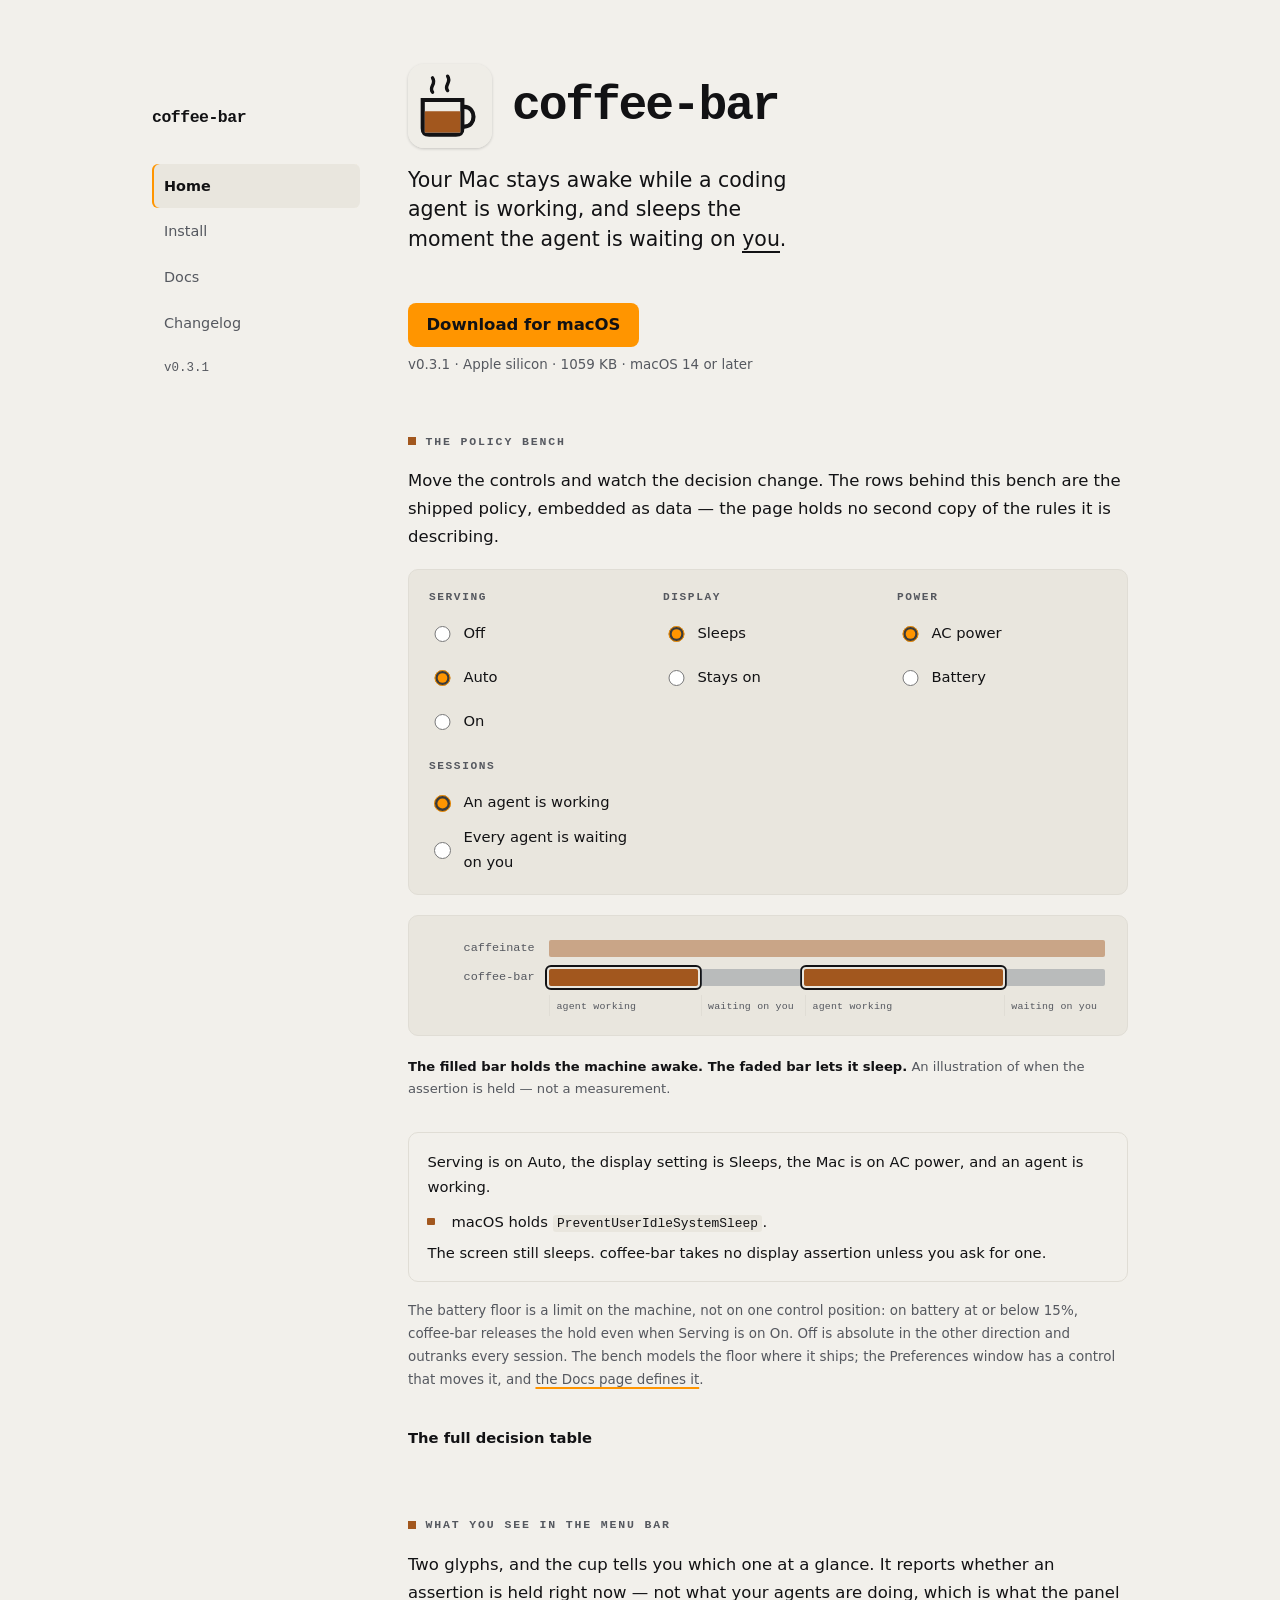
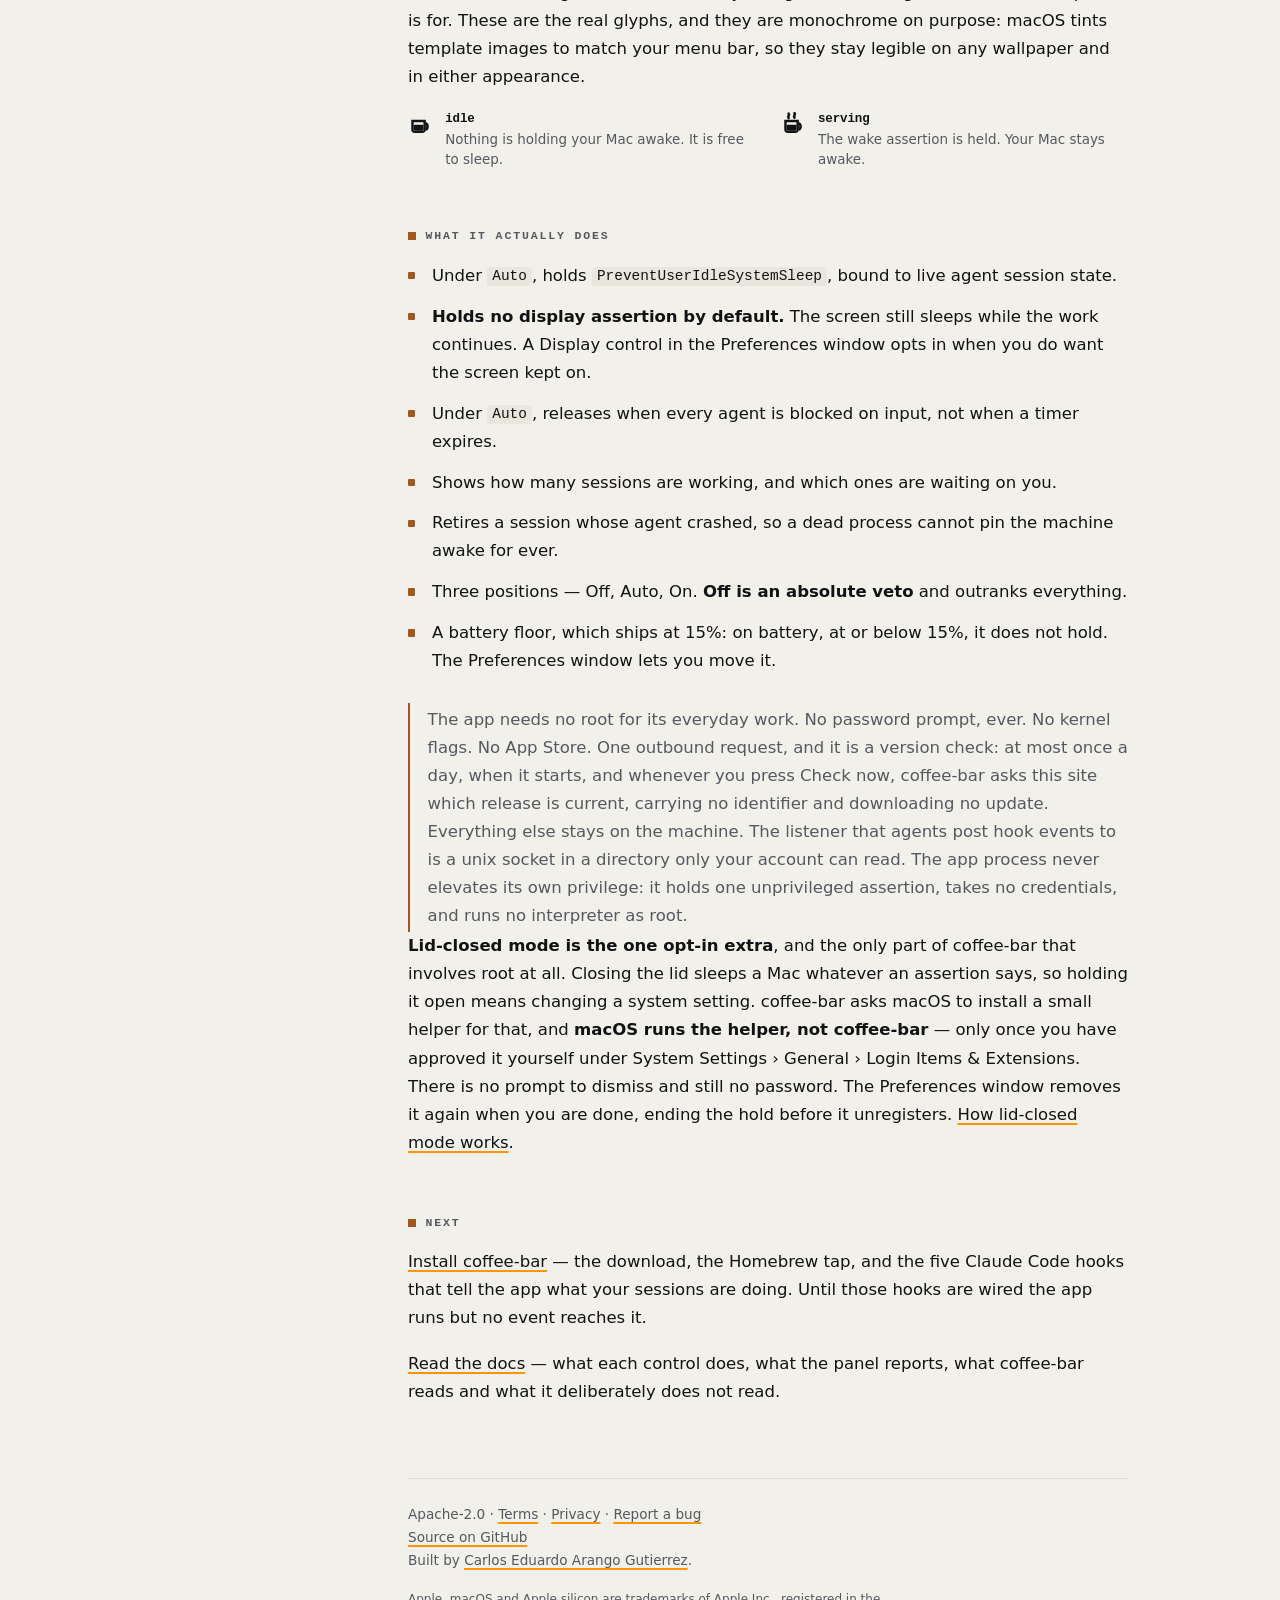
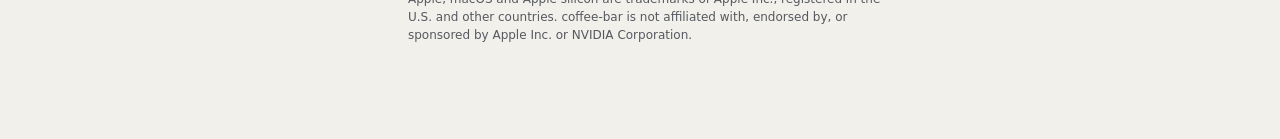
<file: site/index.html>
<!DOCTYPE html>
<!--
  Copyright 2026 Carlos Eduardo Arango Gutierrez
  SPDX-License-Identifier: Apache-2.0

  HONESTY CONSTRAINTS — binding. Carried forward from the single-page site and
  docs/ROADMAP.md. Read before editing a single claim on this page.

  1. No novelty claim in usage monitoring. CodexBar already occupies that space.
  2. Token accounting is M7 = v0.4. It does not exist. Do not imply it does.
  3. Do not advertise the "coffee-bar moved your control" panel disclosure as
     complete. The 2026-07-30 audit proved it is durable only when no agent is
     running, which is the opposite of when it matters.
  4. Every claim must be true of the SHIPPED build. If a claim stops being true,
     the claim is the thing to fix.
  5. The timeline is an ILLUSTRATION OF BEHAVIOUR, never a measurement. No
     battery percentage, duration or saving may appear until M6's measurement
     harness has produced one a user can reproduce.
  6. The binary is arm64 ONLY. Never write "Intel" or "universal".
  7. The DMG and the Homebrew tap both ship 0.3.1. The DMG is the signed and
     notarised one; a Homebrew build is compiled locally and only ad-hoc
     signed, and an ad-hoc bundle cannot register the privileged helper. When
     the two routes drift apart again, say which is which rather than implying
     they match.

  BRAND — assets/art/README.md is the source of truth.
  - TWO colours, two jobs. --state (#A2571E / #B8682A dark) is the liquid and
    means "held awake". --action (#FF9500 / #FF9F0A dark) is Apple systemOrange
    and means "interactive". Never swap their jobs. Never add a third.
  - Neither colour carries body text. Measured: --action on the light page
    background is 1.93:1 and genuinely fails; --state is 4.71 light and 4.57
    dark and would pass. Both stay out of body text anyway, so the rule is one
    line and not four exceptions. Ink ON --action is the safe inverse: 8.51
    light, 9.10 dark.
  - Menu-bar glyphs stay monochrome. Never ship a coloured variant.
  - The wordmark is always lowercase and always hyphenated. It is a command name.
  - No external requests: no web fonts, no analytics, no CDN.
  - Asset paths are RELATIVE. This is a project Pages site served from
    /coffee-bar/, so a leading slash resolves to the user root and 404s.
  - No Apple logo. Apple's guidelines forbid it for third-party promotion.

  THE POLICY BENCH — read this before touching it.

  The decision table below is DATA, not logic. `PowerBroker.decide` is the only
  copy of this policy that exists; `assets/bench.js` looks a row up and paints
  it, and computes exactly one thing — whether the battery reading is at or
  below the floor. A JavaScript port of the policy would drift from the Swift
  original with nothing to catch it.

  Two checks hold that seam, and they check different halves of it. A Swift
  guard proves these 24 rows equal `PowerBroker.decide`, so the TABLE cannot
  lie. `assets/bench.test.js` proves the module reads the table correctly, so
  the LOOKUP cannot lie. Neither one alone is enough.

  The same 24 rows also render as a real <table> inside the <details> element.
  That is deliberate and load-bearing: a visitor with JavaScript off reads the
  complete truth, and an answer engine reads facts rather than a script.
-->
<html lang="en">
<head>
<meta charset="utf-8">
<meta name="viewport" content="width=device-width, initial-scale=1">
<title>coffee-bar — your Mac sleeps while the agent waits on you</title>
<meta name="description" content="A macOS menu-bar app that keeps your Mac awake exactly while a coding agent is working, and lets it sleep the moment the agent is waiting on you. Screen off. No password, ever, and the app needs no root for its everyday work.">
<link rel="canonical" href="https://arangogutierrez.github.io/coffee-bar/">
<meta property="og:title" content="coffee-bar — your Mac sleeps while the agent waits on you">
<meta property="og:description" content="A macOS menu-bar app that keeps your Mac awake exactly while a coding agent is working, and lets it sleep the moment the agent is waiting on you. Screen off. No password, ever, and the app needs no root for its everyday work.">
<meta property="og:type" content="website">
<meta property="og:url" content="https://arangogutierrez.github.io/coffee-bar/">
<meta property="og:image" content="https://arangogutierrez.github.io/coffee-bar/social-preview-1280x640.png">
<meta name="twitter:card" content="summary_large_image">
<link rel="icon" href="favicon.svg" type="image/svg+xml">
<link rel="icon" href="favicon-32.png" sizes="32x32" type="image/png">
<link rel="icon" href="favicon-16.png" sizes="16x16" type="image/png">
<link rel="apple-touch-icon" href="apple-touch-icon-180.png">
<link rel="manifest" href="site.webmanifest">
<meta name="theme-color" content="#F2F0EB" media="(prefers-color-scheme: light)">
<meta name="theme-color" content="#101013" media="(prefers-color-scheme: dark)">
<link rel="stylesheet" href="assets/site.css">
</head>
<body>
<div class="shell">
<nav class="sidebar" aria-label="Site">
  <a class="sidebar-mark" href="index.html">coffee-bar</a>
  <ul>
    <li><a href="index.html" aria-current="page">Home</a></li>
    <li><a href="install.html">Install</a></li>
    <li><a href="docs.html">Docs</a></li>
    <li><a href="changelog.html">Changelog</a></li>
  </ul>
  <p class="sidebar-version"><a href="changelog.html">v0.3.1</a></p>
</nav>
<div class="wrap">
<!-- page content starts here -->

<header>
  <div class="hero">
    <picture>
      <source srcset="appicon-dark.svg" media="(prefers-color-scheme: dark)">
      <img class="appicon" src="appicon-light.svg" width="84" height="84"
           alt="The coffee-bar app icon: a filled coffee cup.">
    </picture>
    <h1>coffee-bar</h1>
  </div>
  <p class="tag">Your Mac stays awake while a coding agent is working, and sleeps the moment the agent is waiting on <em>you</em>.</p>
<a class="btn-download" href="https://github.com/ArangoGutierrez/coffee-bar/releases/download/v0.3.1/coffee-bar-0.3.1.dmg">Download for macOS</a>
<p class="dl-meta">v0.3.1 · Apple silicon · 1059&nbsp;KB · macOS 14 or later</p>
</header>

<section class="bench" id="bench" aria-labelledby="bench-heading">

<h2 class="eyebrow" id="bench-heading">The policy bench</h2>
<p>
Move the controls and watch the decision change. The rows behind this bench are
the shipped policy, embedded as data — the page holds no second copy of the
rules it is describing.
</p>

<form class="bench-controls" id="bench-controls" hidden>
  <fieldset>
    <legend>Serving</legend>
    <label class="bench-opt"><input type="radio" name="intent" value="stop"> Off</label>
    <label class="bench-opt"><input type="radio" name="intent" value="auto" checked> Auto</label>
    <label class="bench-opt"><input type="radio" name="intent" value="serve"> On</label>
  </fieldset>
  <fieldset>
    <legend>Display</legend>
    <label class="bench-opt"><input type="radio" name="display" value="off" checked> Sleeps</label>
    <label class="bench-opt"><input type="radio" name="display" value="on"> Stays on</label>
  </fieldset>
  <fieldset>
    <legend>Power</legend>
    <label class="bench-opt"><input type="radio" name="power" value="ac" checked> AC power</label>
    <label class="bench-opt"><input type="radio" name="power" value="battery"> Battery</label>
    <div class="bench-range" id="bench-range" hidden>
      <label for="bench-percent">Charge</label>
      <input type="range" id="bench-percent" name="percent" min="1" max="100" step="1" value="55">
      <output id="bench-percent-out" for="bench-percent"></output>
    </div>
  </fieldset>
  <fieldset>
    <legend>Sessions</legend>
    <label class="bench-opt"><input type="radio" name="sessions" value="working" checked> An agent is working</label>
    <label class="bench-opt"><input type="radio" name="sessions" value="waiting"> Every agent is waiting on you</label>
  </fieldset>
</form>

<figure class="figure" id="bench-figure" role="img"
        aria-label="Two timelines across one agent session. caffeinate holds the wake assertion unbroken through all four phases. coffee-bar holds it only through the two phases where the agent is working, and releases it while the agent waits on you.">
  <div class="row">
    <span class="track-label">caffeinate</span>
    <div class="track caffeinate" aria-hidden="true"><span class="seg" style="flex:11"></span></div>
  </div>
  <div class="row">
    <span class="track-label">coffee-bar</span>
    <div class="track coffeebar" id="bench-track" aria-hidden="true">
      <span class="seg work now" style="flex:3"></span>
      <span class="seg wait w1" style="flex:2"></span>
      <span class="seg work now" style="flex:4"></span>
      <span class="seg wait w2" style="flex:2"></span>
    </div>
  </div>
  <div class="axis" aria-hidden="true">
    <span></span>
    <div class="phases">
      <span class="phase" style="flex:3">agent working</span>
      <span class="phase" style="flex:2">waiting on you</span>
      <span class="phase" style="flex:4">agent working</span>
      <span class="phase" style="flex:2">waiting on you</span>
    </div>
  </div>
</figure>
<p class="caption">
  <b>The filled bar holds the machine awake. The faded bar lets it sleep.</b>
  An illustration of when the assertion is held — not a measurement.
</p>

<div class="bench-readout" id="bench-readout" role="status" aria-live="polite">
  <p id="bench-state">Serving is on Auto, the display setting is Sleeps, the Mac is on AC power, and an agent is working.</p>
  <ul class="bench-holds" id="bench-holds">
    <li>macOS holds <code>PreventUserIdleSystemSleep</code>.</li>
  </ul>
  <p id="bench-note">The screen still sleeps. coffee-bar takes no display assertion unless you ask for one.</p>
</div>

<p class="bench-floor">
The battery floor is a limit on the machine, not on one control position: on
battery at or below 15%, coffee-bar releases the hold even when Serving is on
On. Off is absolute in the other direction and outranks every session. The bench
models the floor where it ships; the Preferences window has a control that
moves it, and <a href="docs.html">the Docs page defines it</a>.
</p>

<details class="bench-table">
<summary>The full decision table</summary>
<div class="table-wrap">
<table>
<caption>The full decision table. Every combination of the four inputs, and what coffee-bar does with it. These 24 rows are the data the bench reads.</caption>
<thead>
<tr>
<th scope="col">Serving</th>
<th scope="col">Display</th>
<th scope="col">On battery at or below 15%</th>
<th scope="col">An agent is working</th>
<th scope="col">Holds the system awake</th>
<th scope="col">Holds the display awake</th>
<th scope="col">Held back by the battery floor</th>
</tr>
</thead>
<tbody>
<tr><td>Off</td><td>Sleeps</td><td>No</td><td>No</td><td>No</td><td>No</td><td>No</td></tr>
<tr><td>Off</td><td>Sleeps</td><td>No</td><td>Yes</td><td>No</td><td>No</td><td>No</td></tr>
<tr><td>Off</td><td>Sleeps</td><td>Yes</td><td>No</td><td>No</td><td>No</td><td>No</td></tr>
<tr><td>Off</td><td>Sleeps</td><td>Yes</td><td>Yes</td><td>No</td><td>No</td><td>No</td></tr>
<tr><td>Off</td><td>Stays on</td><td>No</td><td>No</td><td>No</td><td>No</td><td>No</td></tr>
<tr><td>Off</td><td>Stays on</td><td>No</td><td>Yes</td><td>No</td><td>No</td><td>No</td></tr>
<tr><td>Off</td><td>Stays on</td><td>Yes</td><td>No</td><td>No</td><td>No</td><td>No</td></tr>
<tr><td>Off</td><td>Stays on</td><td>Yes</td><td>Yes</td><td>No</td><td>No</td><td>No</td></tr>
<tr><td>Auto</td><td>Sleeps</td><td>No</td><td>No</td><td>No</td><td>No</td><td>No</td></tr>
<tr><td>Auto</td><td>Sleeps</td><td>No</td><td>Yes</td><td>Yes</td><td>No</td><td>No</td></tr>
<tr><td>Auto</td><td>Sleeps</td><td>Yes</td><td>No</td><td>No</td><td>No</td><td>No</td></tr>
<tr><td>Auto</td><td>Sleeps</td><td>Yes</td><td>Yes</td><td>No</td><td>No</td><td>Yes</td></tr>
<tr><td>Auto</td><td>Stays on</td><td>No</td><td>No</td><td>No</td><td>No</td><td>No</td></tr>
<tr><td>Auto</td><td>Stays on</td><td>No</td><td>Yes</td><td>Yes</td><td>Yes</td><td>No</td></tr>
<tr><td>Auto</td><td>Stays on</td><td>Yes</td><td>No</td><td>No</td><td>No</td><td>No</td></tr>
<tr><td>Auto</td><td>Stays on</td><td>Yes</td><td>Yes</td><td>No</td><td>No</td><td>Yes</td></tr>
<tr><td>On</td><td>Sleeps</td><td>No</td><td>No</td><td>Yes</td><td>No</td><td>No</td></tr>
<tr><td>On</td><td>Sleeps</td><td>No</td><td>Yes</td><td>Yes</td><td>No</td><td>No</td></tr>
<tr><td>On</td><td>Sleeps</td><td>Yes</td><td>No</td><td>No</td><td>No</td><td>Yes</td></tr>
<tr><td>On</td><td>Sleeps</td><td>Yes</td><td>Yes</td><td>No</td><td>No</td><td>Yes</td></tr>
<tr><td>On</td><td>Stays on</td><td>No</td><td>No</td><td>Yes</td><td>Yes</td><td>No</td></tr>
<tr><td>On</td><td>Stays on</td><td>No</td><td>Yes</td><td>Yes</td><td>Yes</td><td>No</td></tr>
<tr><td>On</td><td>Stays on</td><td>Yes</td><td>No</td><td>No</td><td>No</td><td>Yes</td></tr>
<tr><td>On</td><td>Stays on</td><td>Yes</td><td>Yes</td><td>No</td><td>No</td><td>Yes</td></tr>
</tbody>
</table>
</div>
</details>

<script type="application/json" id="policy-table">
[
{"intent":"stop","displayOptIn":false,"atOrBelowFloor":false,"sessionsActive":false,"system":false,"displayHeld":false,"suppressed":false},
{"intent":"stop","displayOptIn":false,"atOrBelowFloor":false,"sessionsActive":true,"system":false,"displayHeld":false,"suppressed":false},
{"intent":"stop","displayOptIn":false,"atOrBelowFloor":true,"sessionsActive":false,"system":false,"displayHeld":false,"suppressed":false},
{"intent":"stop","displayOptIn":false,"atOrBelowFloor":true,"sessionsActive":true,"system":false,"displayHeld":false,"suppressed":false},
{"intent":"stop","displayOptIn":true,"atOrBelowFloor":false,"sessionsActive":false,"system":false,"displayHeld":false,"suppressed":false},
{"intent":"stop","displayOptIn":true,"atOrBelowFloor":false,"sessionsActive":true,"system":false,"displayHeld":false,"suppressed":false},
{"intent":"stop","displayOptIn":true,"atOrBelowFloor":true,"sessionsActive":false,"system":false,"displayHeld":false,"suppressed":false},
{"intent":"stop","displayOptIn":true,"atOrBelowFloor":true,"sessionsActive":true,"system":false,"displayHeld":false,"suppressed":false},
{"intent":"auto","displayOptIn":false,"atOrBelowFloor":false,"sessionsActive":false,"system":false,"displayHeld":false,"suppressed":false},
{"intent":"auto","displayOptIn":false,"atOrBelowFloor":false,"sessionsActive":true,"system":true,"displayHeld":false,"suppressed":false},
{"intent":"auto","displayOptIn":false,"atOrBelowFloor":true,"sessionsActive":false,"system":false,"displayHeld":false,"suppressed":false},
{"intent":"auto","displayOptIn":false,"atOrBelowFloor":true,"sessionsActive":true,"system":false,"displayHeld":false,"suppressed":true},
{"intent":"auto","displayOptIn":true,"atOrBelowFloor":false,"sessionsActive":false,"system":false,"displayHeld":false,"suppressed":false},
{"intent":"auto","displayOptIn":true,"atOrBelowFloor":false,"sessionsActive":true,"system":true,"displayHeld":true,"suppressed":false},
{"intent":"auto","displayOptIn":true,"atOrBelowFloor":true,"sessionsActive":false,"system":false,"displayHeld":false,"suppressed":false},
{"intent":"auto","displayOptIn":true,"atOrBelowFloor":true,"sessionsActive":true,"system":false,"displayHeld":false,"suppressed":true},
{"intent":"serve","displayOptIn":false,"atOrBelowFloor":false,"sessionsActive":false,"system":true,"displayHeld":false,"suppressed":false},
{"intent":"serve","displayOptIn":false,"atOrBelowFloor":false,"sessionsActive":true,"system":true,"displayHeld":false,"suppressed":false},
{"intent":"serve","displayOptIn":false,"atOrBelowFloor":true,"sessionsActive":false,"system":false,"displayHeld":false,"suppressed":true},
{"intent":"serve","displayOptIn":false,"atOrBelowFloor":true,"sessionsActive":true,"system":false,"displayHeld":false,"suppressed":true},
{"intent":"serve","displayOptIn":true,"atOrBelowFloor":false,"sessionsActive":false,"system":true,"displayHeld":true,"suppressed":false},
{"intent":"serve","displayOptIn":true,"atOrBelowFloor":false,"sessionsActive":true,"system":true,"displayHeld":true,"suppressed":false},
{"intent":"serve","displayOptIn":true,"atOrBelowFloor":true,"sessionsActive":false,"system":false,"displayHeld":false,"suppressed":true},
{"intent":"serve","displayOptIn":true,"atOrBelowFloor":true,"sessionsActive":true,"system":false,"displayHeld":false,"suppressed":true}
]
</script>
<script type="application/json" id="policy-meta">{"batteryFloorPercent":15}</script>
<script type="module" src="assets/bench.js"></script>

</section>

<h2 class="eyebrow">What you see in the menu bar</h2>
<p>
Two glyphs, and the cup tells you which one at a glance. It reports whether an
assertion is held right now — not what your agents are doing, which is what the
panel is for. These are the real glyphs, and they are monochrome on purpose:
macOS tints template images to match your menu bar, so they stay legible on any
wallpaper and in either appearance.
</p>
<div class="states">
  <div class="state">
    <svg viewBox="0 0 16 16" aria-hidden="true" fill="currentColor">
      <path fill-rule="evenodd" d="M2 6 H11 V11.9 Q11 14.2 8.7 14.2 H4.3 Q2 14.2 2 11.9 Z M3.5 7.5 H9.5 V12.7 H3.5 Z"></path>
      <path fill="none" stroke="currentColor" stroke-width="1.6" d="M11 8.1 a2.6 2.6 0 0 1 0 4.2"></path>
      <rect x="3.5" y="9.06" width="6" height="3.64" rx="0.5"></rect>
    </svg>
    <span><span class="state-name">idle</span>
    <span class="state-what">Nothing is holding your Mac awake. It is free to sleep.</span></span>
  </div>
  <div class="state">
    <svg viewBox="0 0 16 16" aria-hidden="true" fill="currentColor">
      <path fill-rule="evenodd" d="M2 6 H11 V11.9 Q11 14.2 8.7 14.2 H4.3 Q2 14.2 2 11.9 Z M3.5 7.5 H9.5 V12.7 H3.5 Z"></path>
      <path fill="none" stroke="currentColor" stroke-width="1.6" d="M11 8.1 a2.6 2.6 0 0 1 0 4.2"></path>
      <rect x="3.5" y="9.06" width="6" height="3.64" rx="0.5"></rect>
      <g fill="none" stroke="currentColor" stroke-width="1.6" stroke-linecap="round">
        <path d="M4.7 5 C3.7 3.9 5.7 3.3 4.7 2.2"></path>
        <path d="M8.3 4.7 C7.3 3.6 9.3 3 8.3 1.9"></path>
      </g>
    </svg>
    <span><span class="state-name">serving</span>
    <span class="state-what">The wake assertion is held. Your Mac stays awake.</span></span>
  </div>
</div>

<h2 class="eyebrow">What it actually does</h2>
<ul class="does">
  <li>Under <code>Auto</code>, holds <code>PreventUserIdleSystemSleep</code>, bound to live agent session state.</li>
  <li><strong>Holds no display assertion by default.</strong> The screen still sleeps while the work continues. A Display control in the Preferences window opts in when you do want the screen kept on.</li>
  <li>Under <code>Auto</code>, releases when every agent is blocked on input, not when a timer expires.</li>
  <li>Shows how many sessions are working, and which ones are waiting on you.</li>
  <li>Retires a session whose agent crashed, so a dead process cannot pin the machine awake for ever.</li>
  <li>Three positions — Off, Auto, On. <strong>Off is an absolute veto</strong> and outranks everything.</li>
  <li>A battery floor, which ships at 15%: on battery, at or below 15%, it does not hold. The Preferences window lets you move it.</li>
</ul>

<div class="note">
The app needs no root for its everyday work. No password prompt, ever. No kernel flags. No
App Store. One outbound request, and it is a version check: at most once a day,
when it starts, and whenever you press Check now, coffee-bar asks this site
which release is current, carrying no identifier and downloading no update.
Everything else stays on the machine. The listener that agents post hook events
to is a unix socket in a directory only your account can read. The app process
never elevates its own privilege: it holds one unprivileged assertion, takes no
credentials, and runs no interpreter as root.
</div>

<p>
<strong>Lid-closed mode is the one opt-in extra</strong>, and the only part of
coffee-bar that involves root at all. Closing the lid sleeps a Mac whatever an
assertion says, so holding it open means changing a system setting. coffee-bar
asks macOS to install a small helper for that, and <strong>macOS runs the
helper, not coffee-bar</strong> — only once you have approved it yourself under
System Settings › General › Login Items &amp; Extensions. There is no prompt to
dismiss and still no password. The Preferences window removes it again when you
are done, ending the hold before it unregisters.
<a href="docs.html">How lid-closed mode works</a>.
</p>

<h2 class="eyebrow">Next</h2>
<p>
<a href="install.html">Install coffee-bar</a> — the download, the Homebrew tap,
and the five Claude Code hooks that tell the app what your sessions are doing.
Until those hooks are wired the app runs but no event reaches it.
</p>
<p>
<a href="docs.html">Read the docs</a> — what each control does, what the panel
reports, what coffee-bar reads and what it deliberately does not read.
</p>

<footer>
<p>Apache-2.0 · <a href="terms.html">Terms</a> · <a href="privacy.html">Privacy</a> · <a href="https://github.com/ArangoGutierrez/coffee-bar/issues/new">Report a bug</a><br>
<a href="https://github.com/ArangoGutierrez/coffee-bar">Source on GitHub</a><br>
Built by <a href="https://github.com/ArangoGutierrez">Carlos Eduardo Arango Gutierrez</a>.</p>
<p class="tm">Apple, macOS and Apple silicon are trademarks of Apple Inc., registered in the U.S. and other countries. coffee-bar is not affiliated with, endorsed by, or sponsored by Apple Inc. or NVIDIA Corporation.</p>
</footer>

<script type="application/ld+json">
{
  "@context": "https://schema.org",
  "@type": "SoftwareApplication",
  "name": "coffee-bar",
  "applicationCategory": "DeveloperApplication",
  "operatingSystem": "macOS 14",
  "processorRequirements": "Apple silicon (arm64)",
  "softwareVersion": "0.3.1",
  "downloadUrl": "https://github.com/ArangoGutierrez/coffee-bar/releases/download/v0.3.1/coffee-bar-0.3.1.dmg",
  "license": "https://www.apache.org/licenses/LICENSE-2.0",
  "offers": { "@type": "Offer", "price": "0", "priceCurrency": "USD" },
  "author": { "@type": "Person", "name": "Carlos Eduardo Arango Gutierrez" }
}
</script>

</div><!-- /.wrap -->
</div><!-- /.shell -->
</body>
</html>
</file>
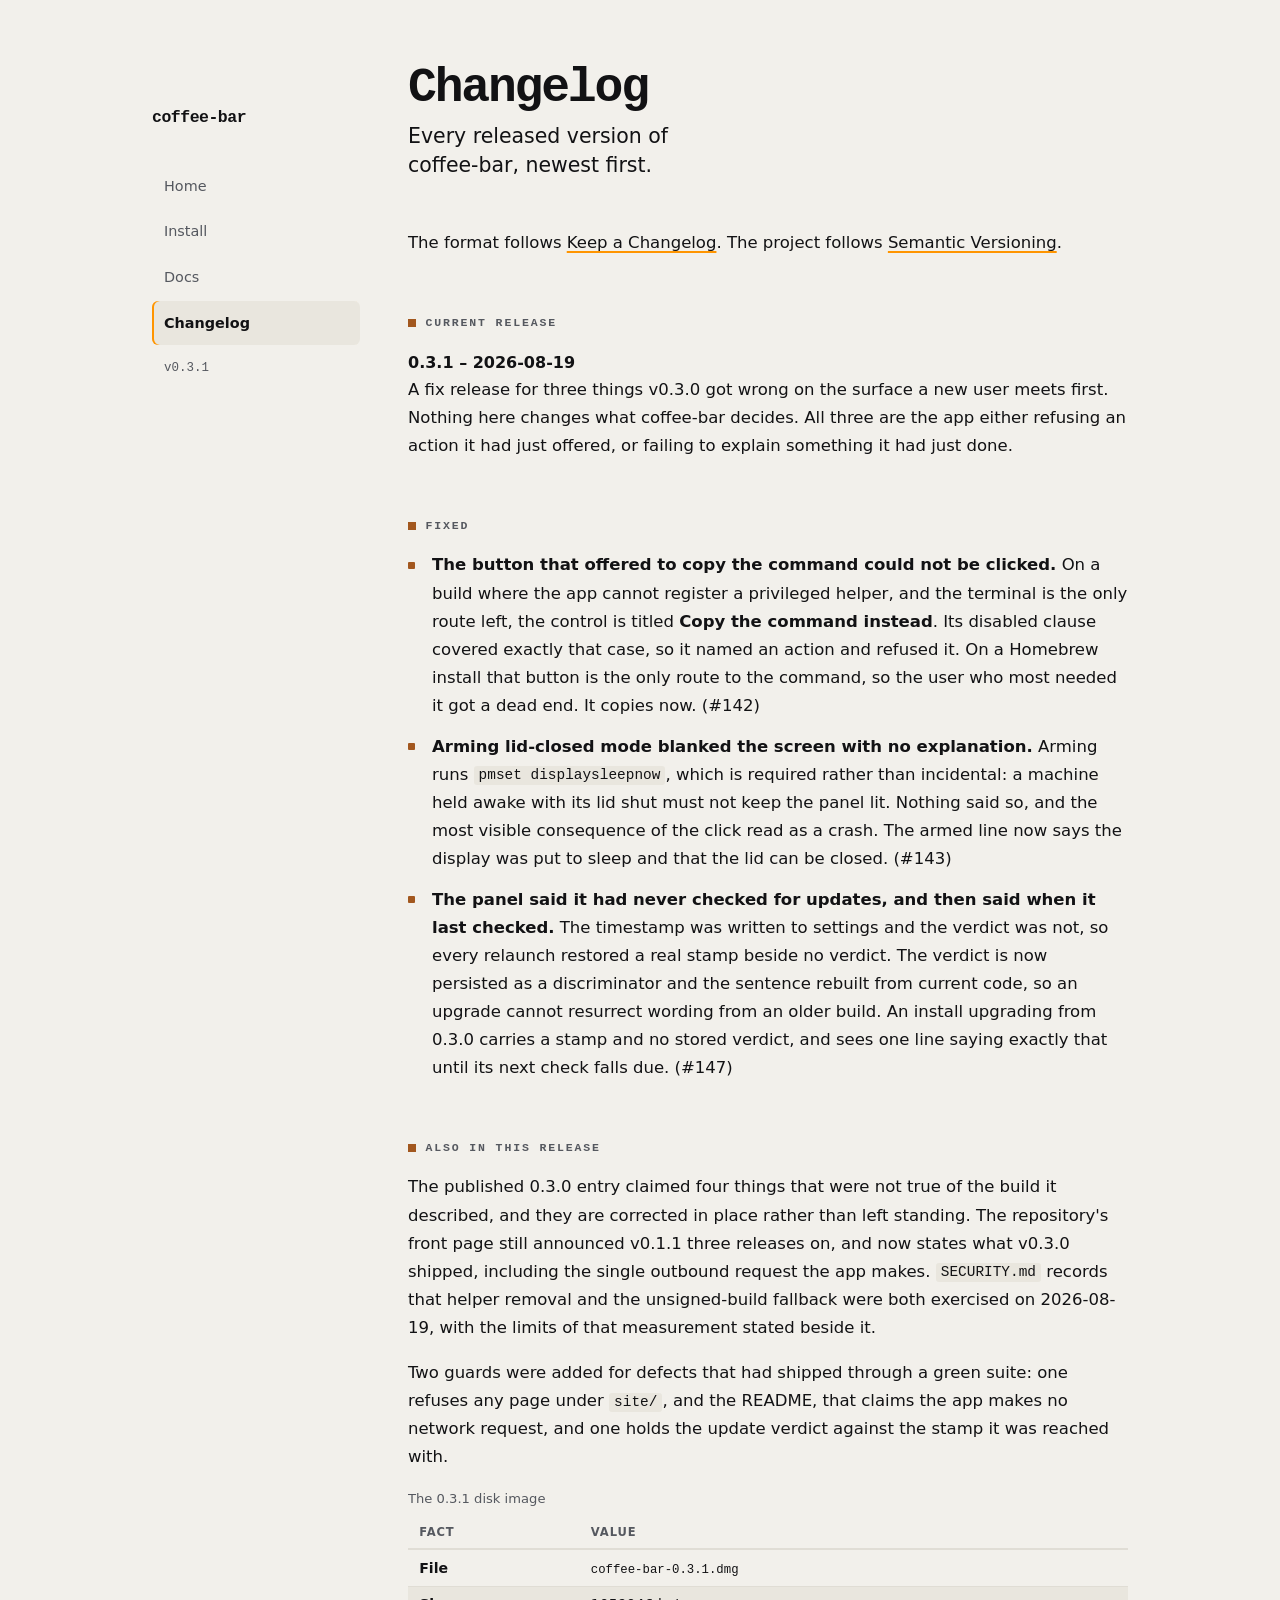
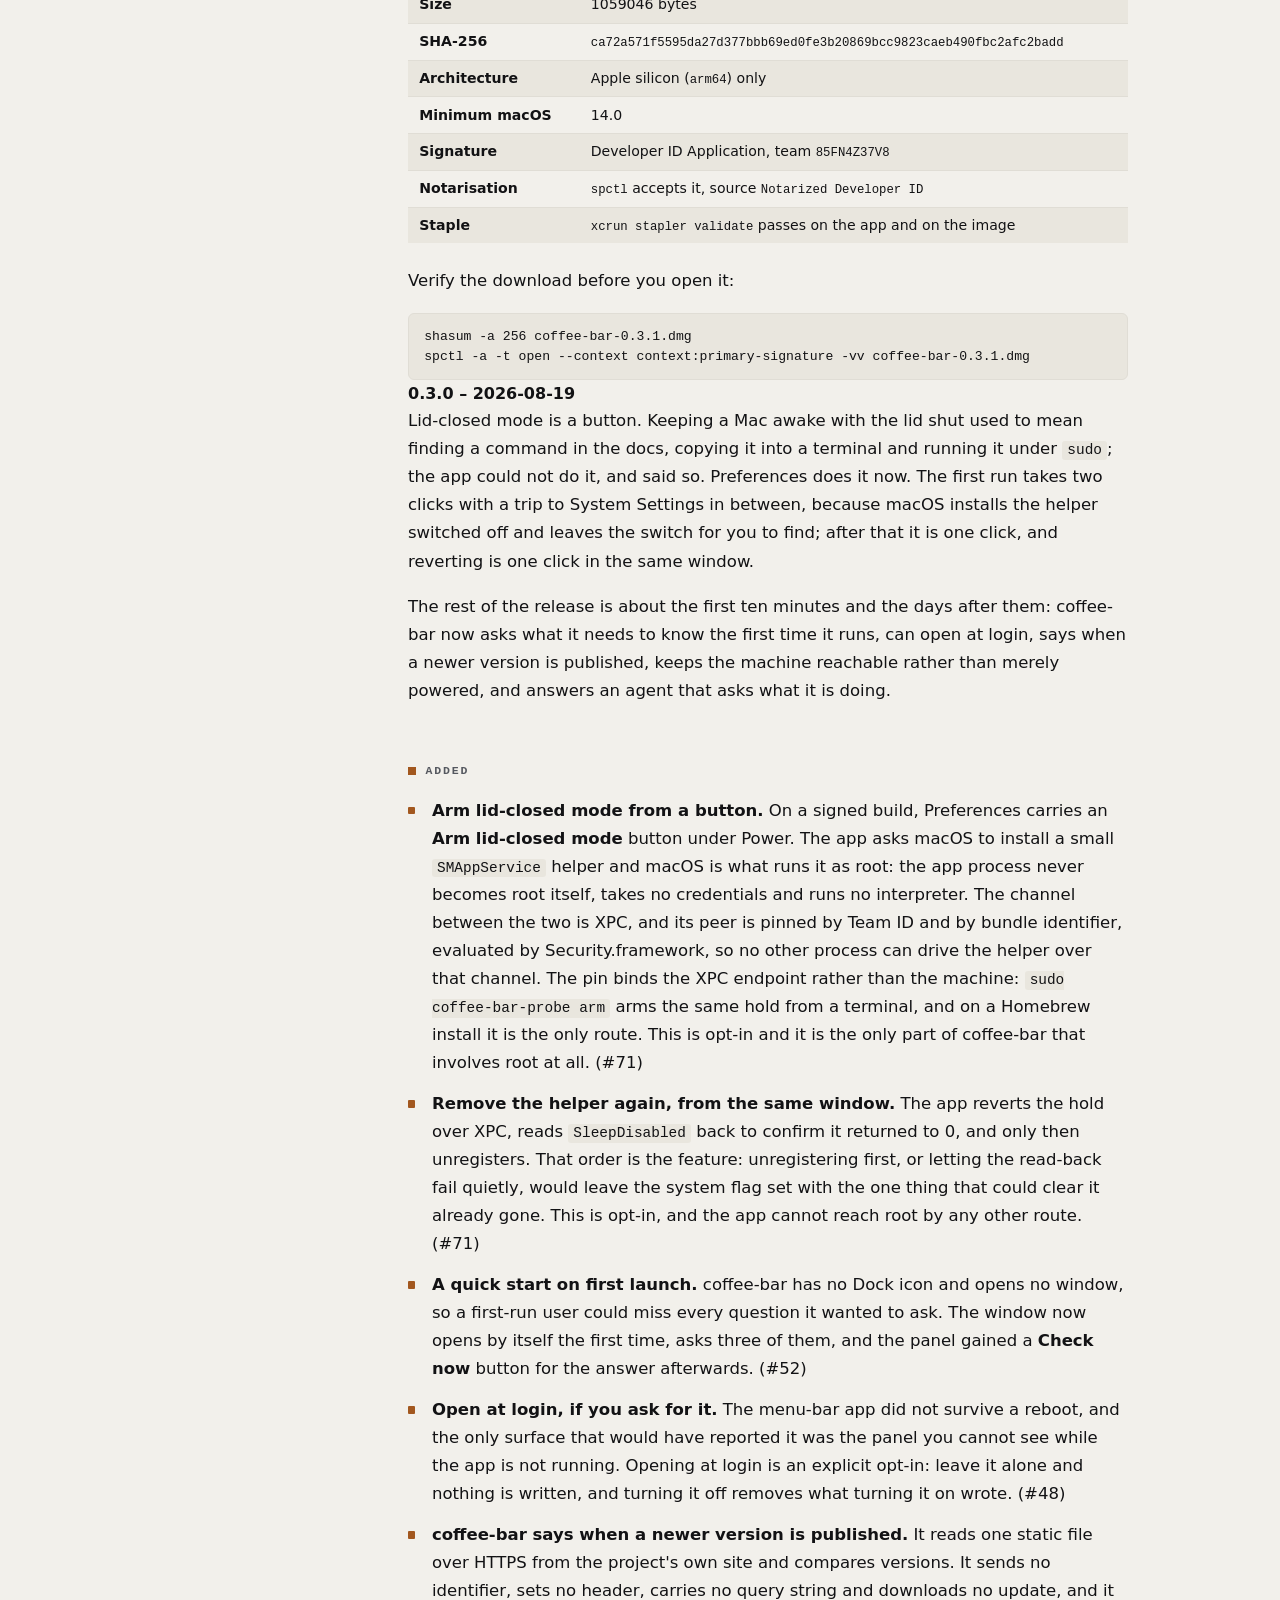
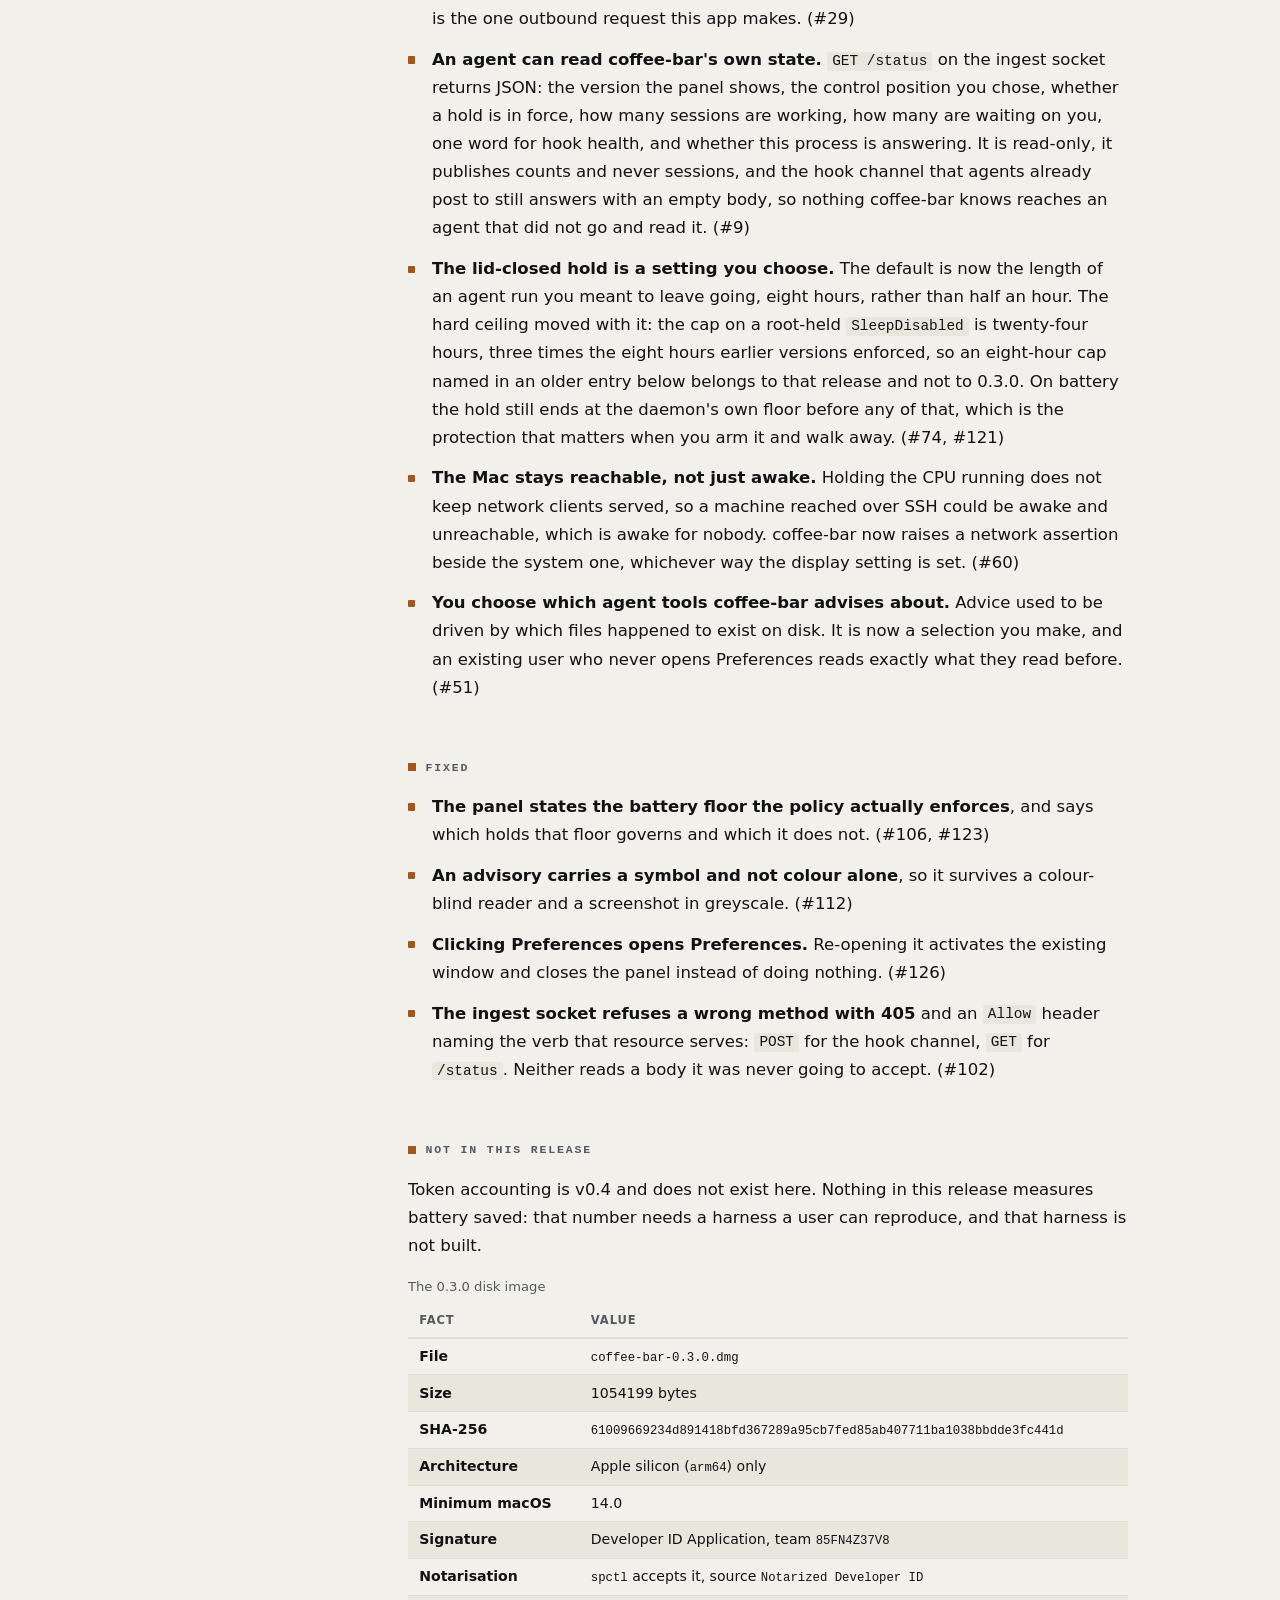
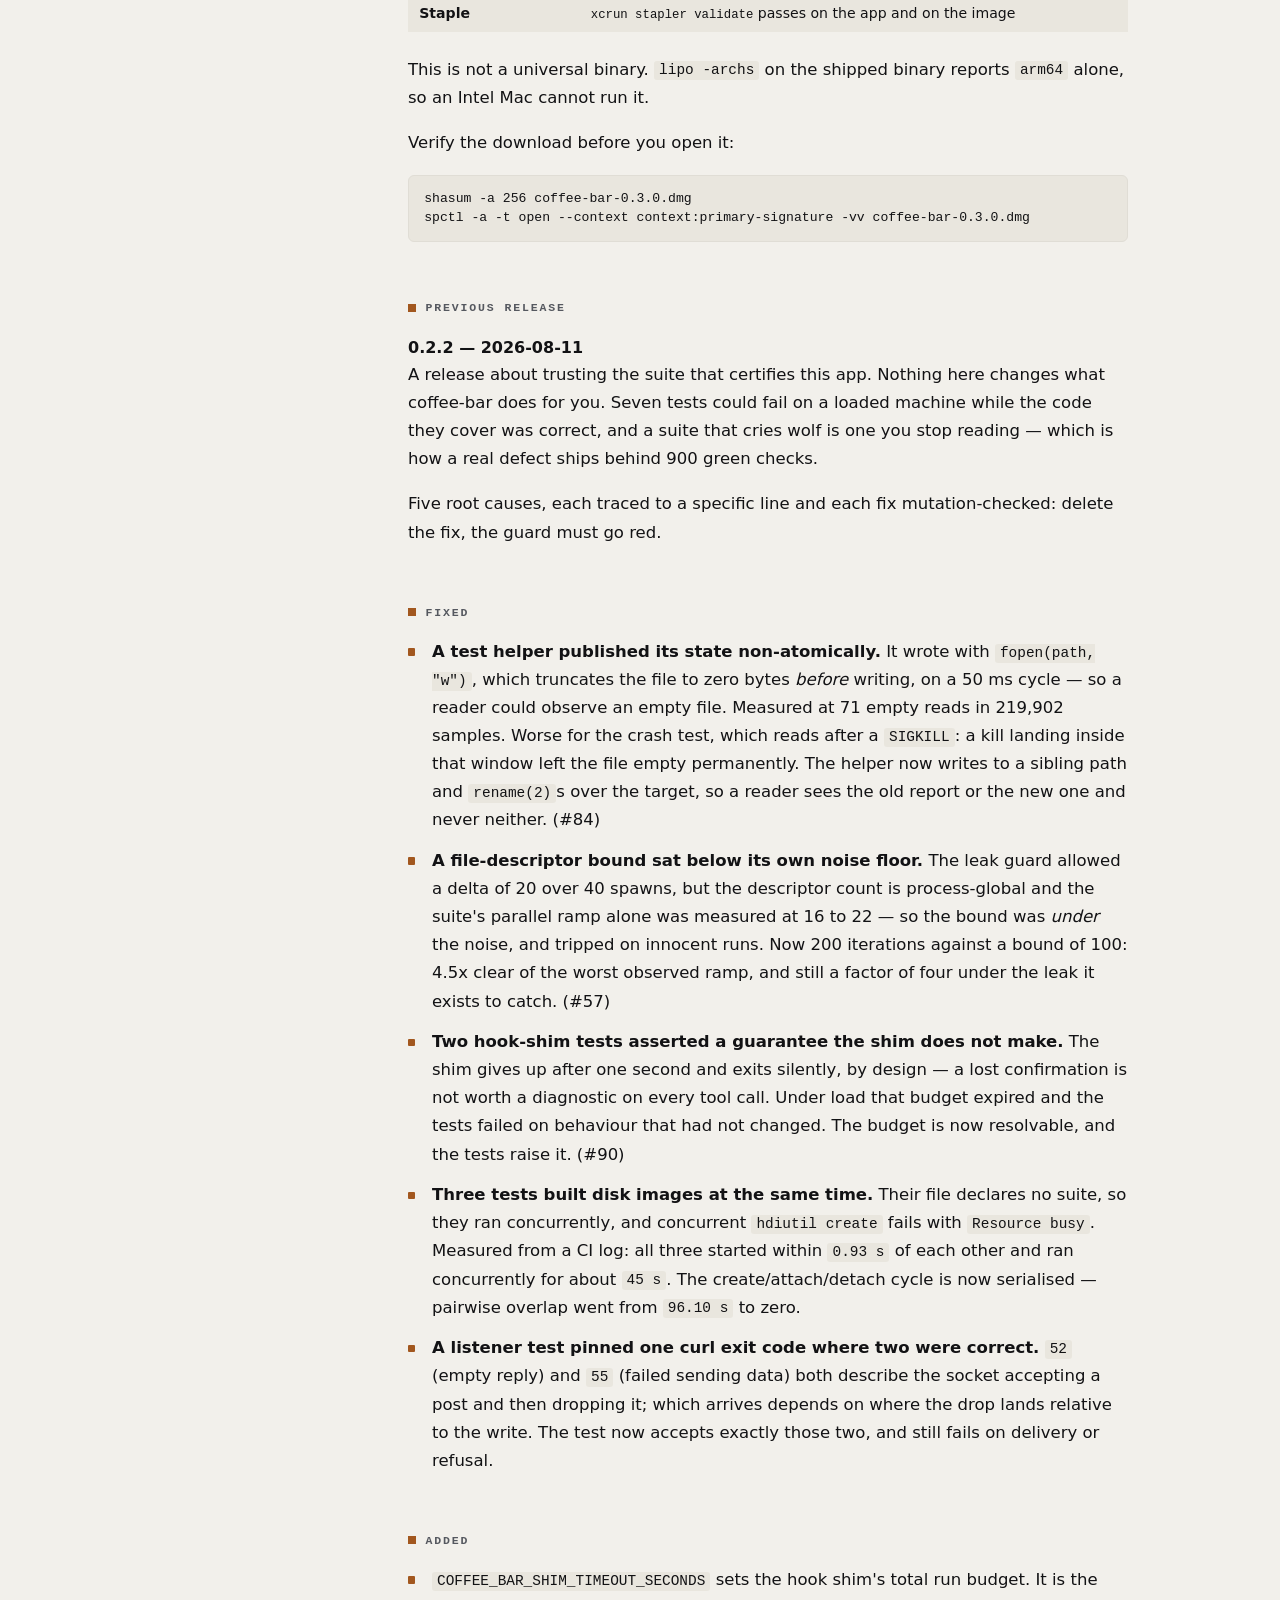
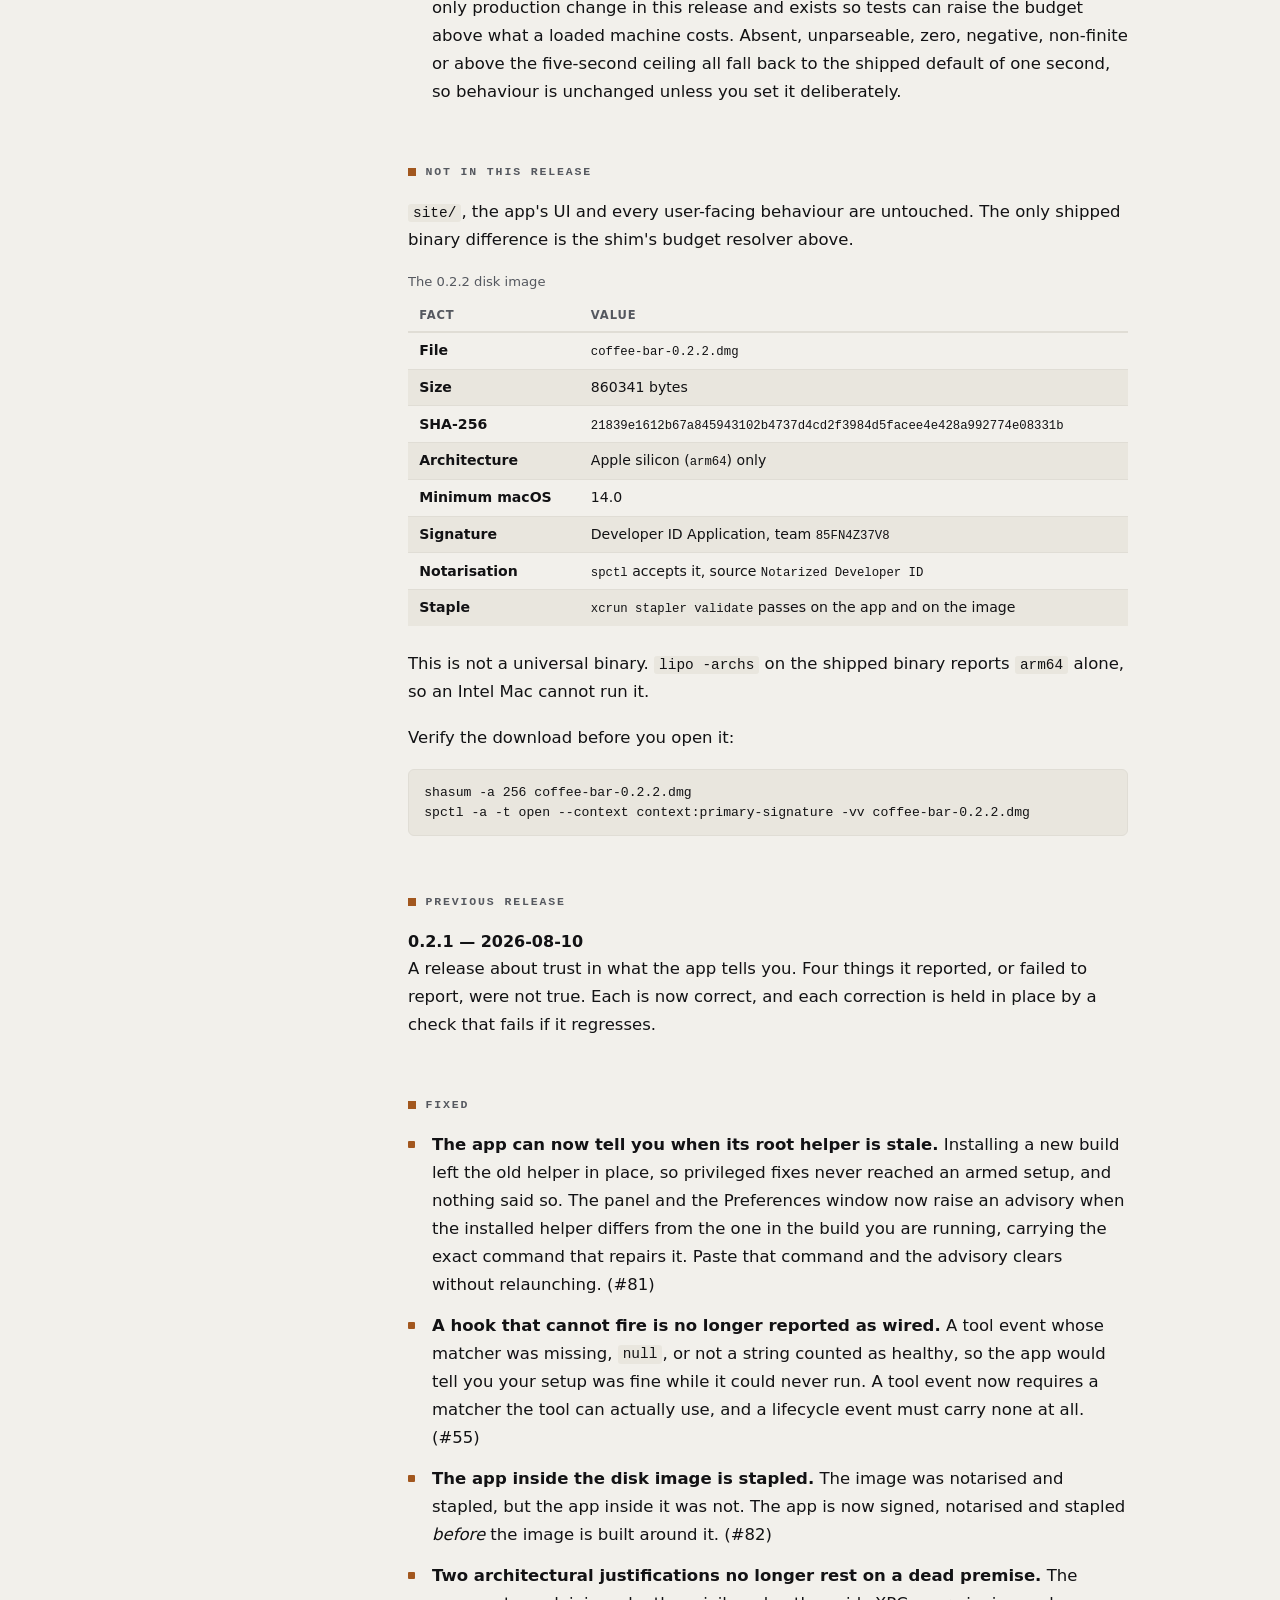
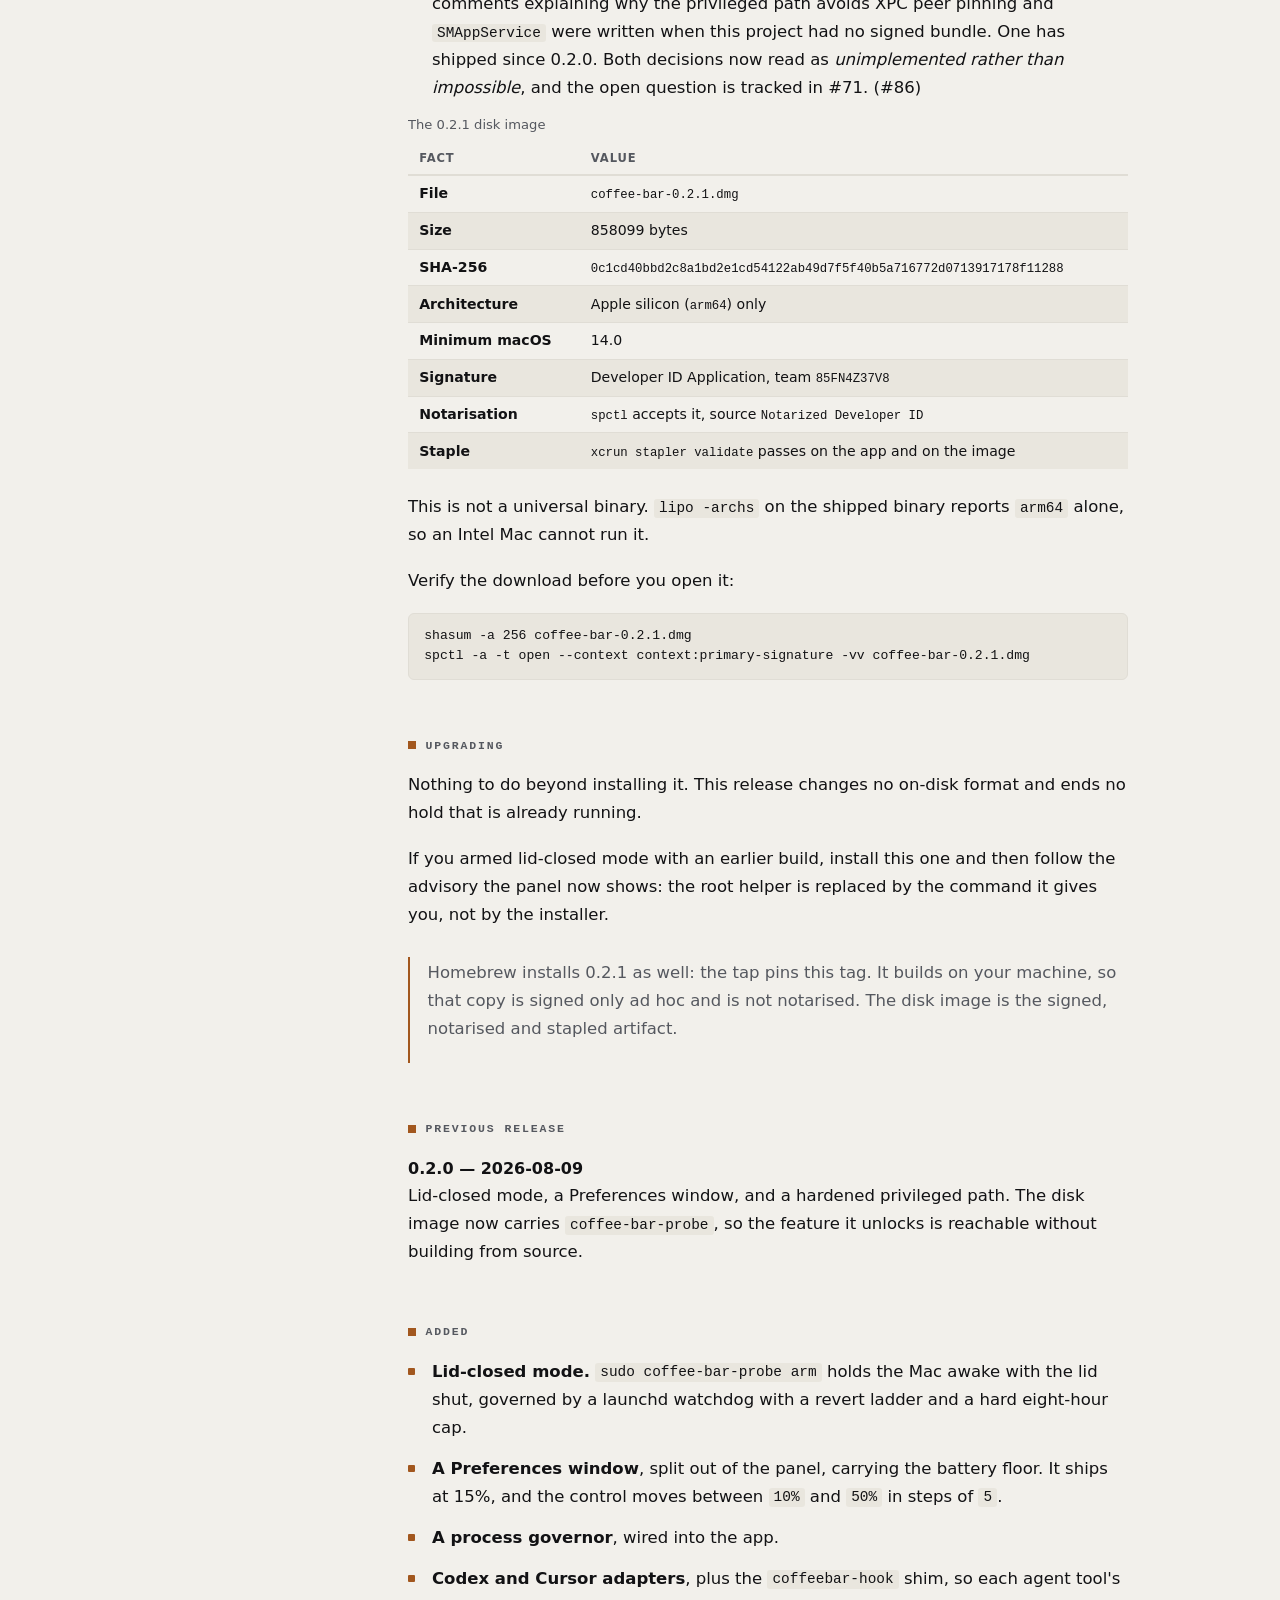
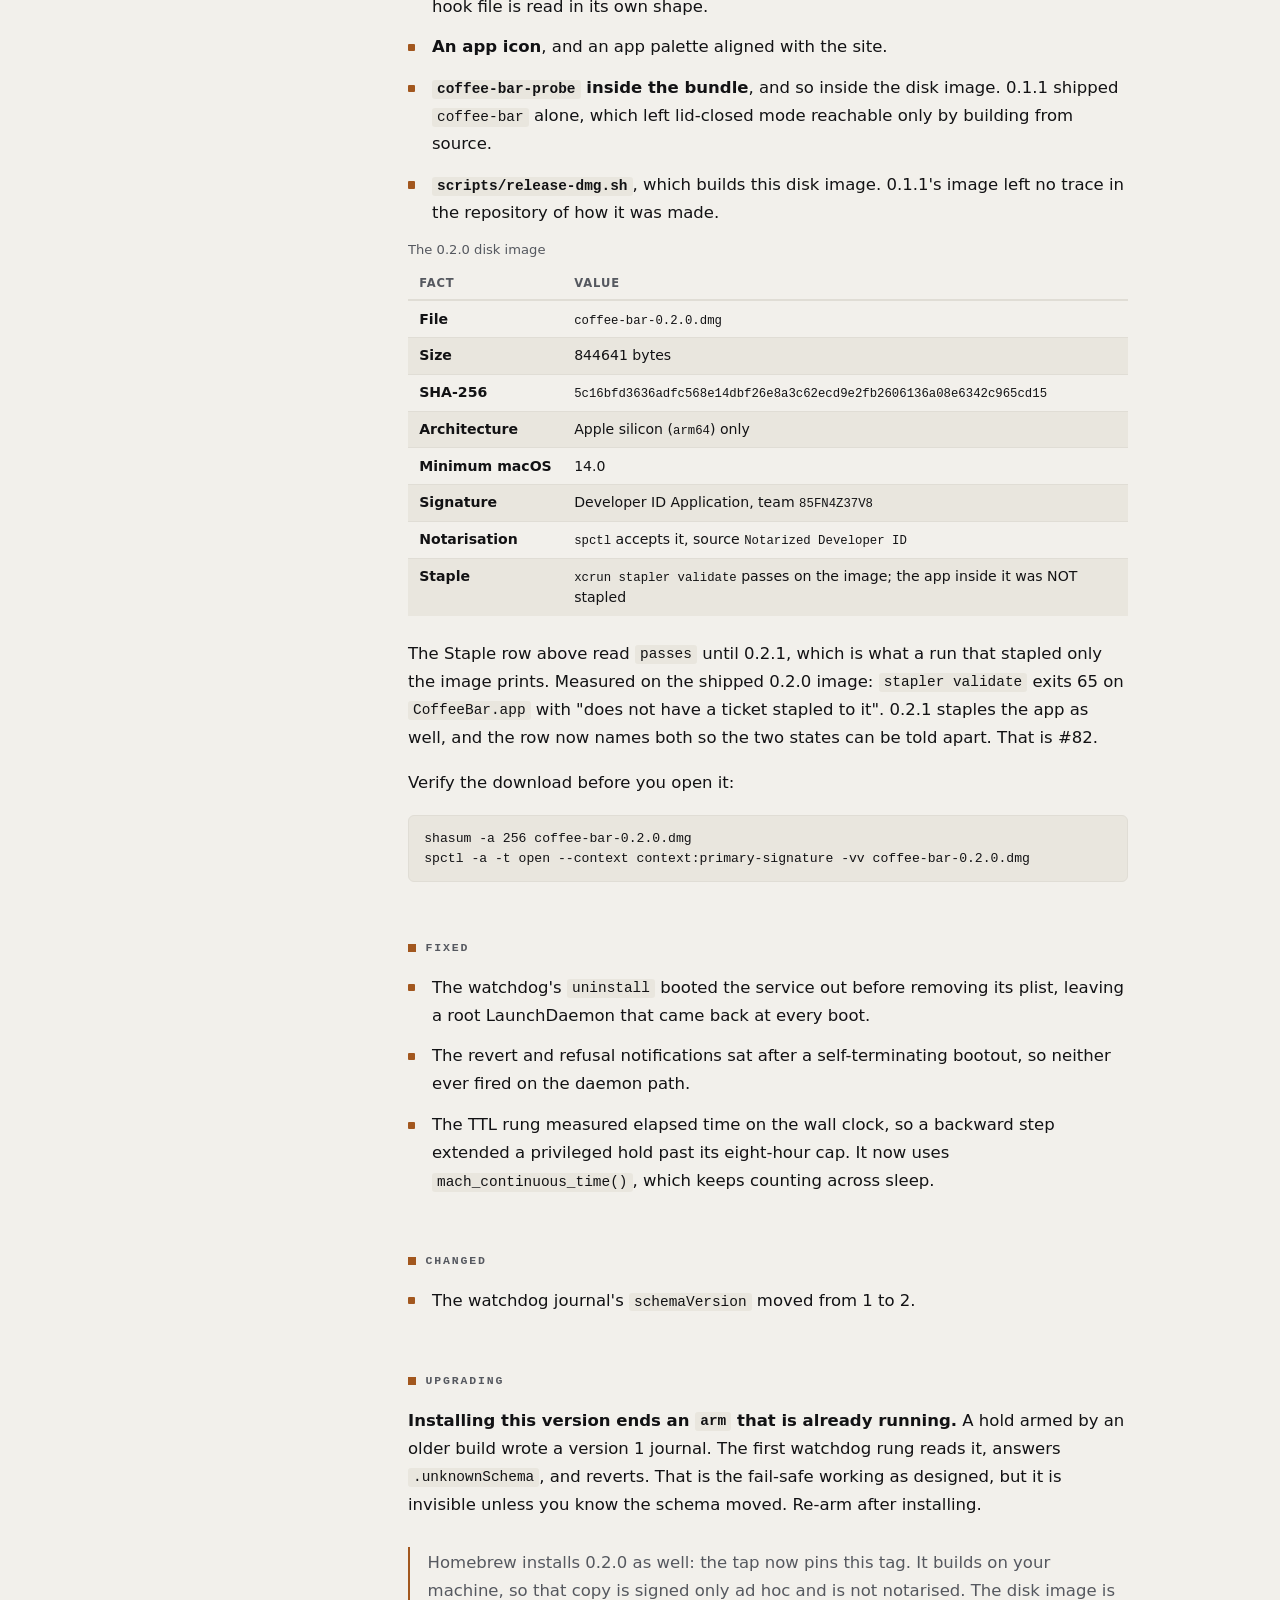
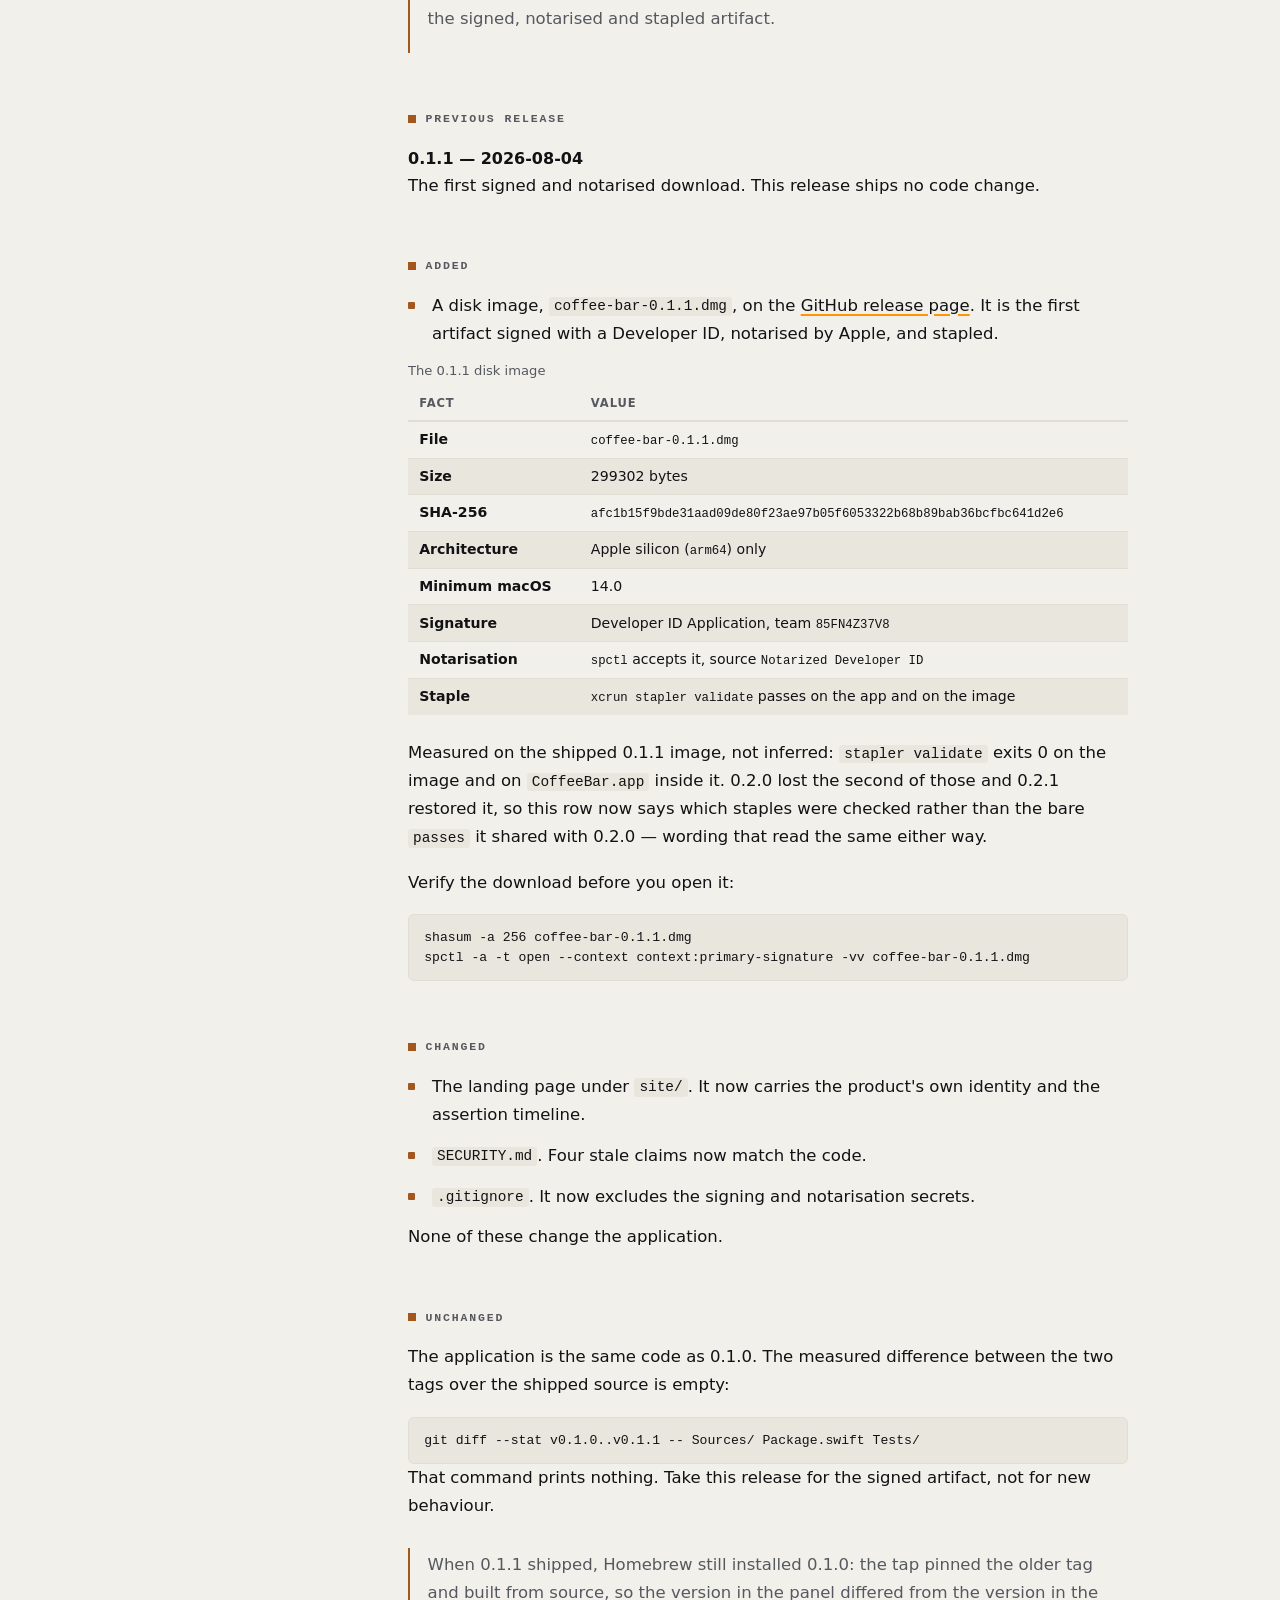
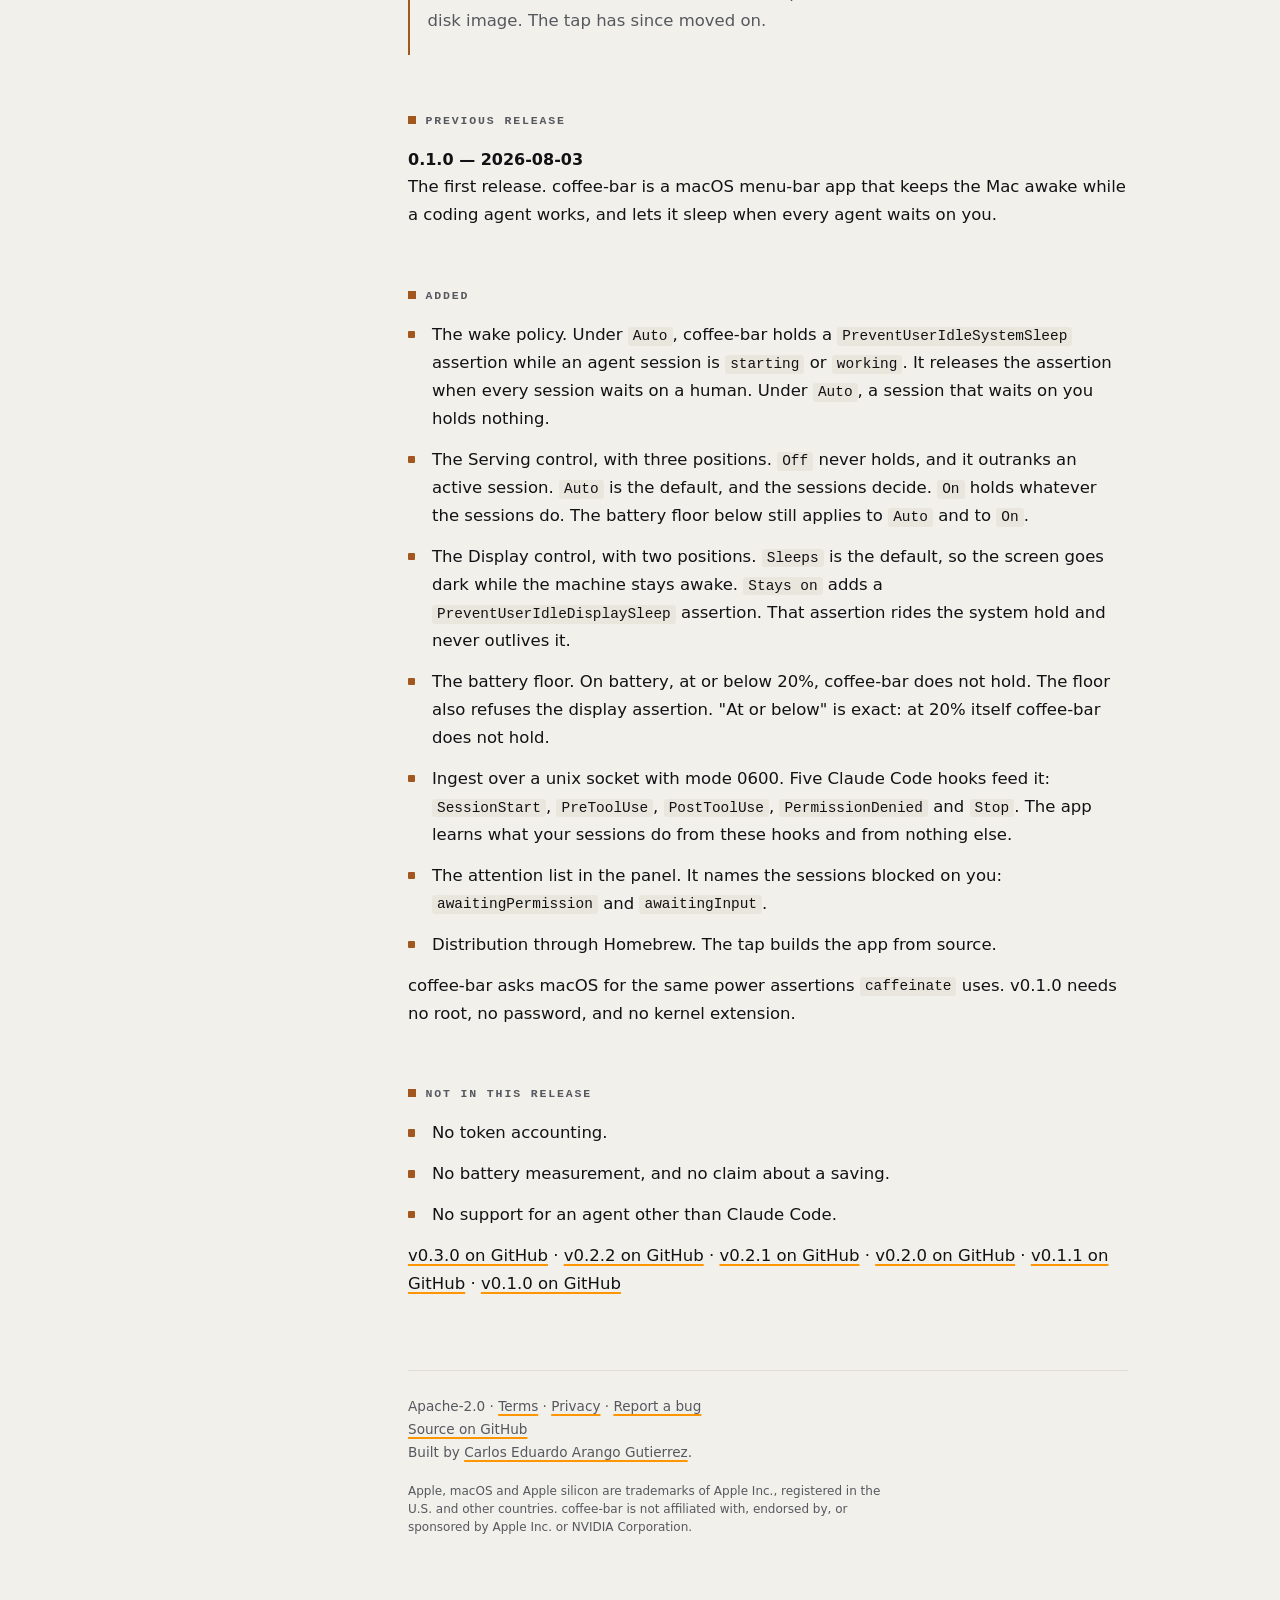
<file: site/changelog.html>
<!DOCTYPE html>
<!--
  Copyright 2026 Carlos Eduardo Arango Gutierrez
  SPDX-License-Identifier: Apache-2.0

  HONESTY CONSTRAINTS — binding. Carried forward from the single-page site and
  docs/ROADMAP.md. Read before editing a single claim on this page.

  1. No novelty claim in usage monitoring. CodexBar already occupies that space.
  2. Token accounting is M7 = v0.3. It does not exist. Do not imply it does.
  3. Do not advertise the "coffee-bar moved your control" panel disclosure as
     complete. The 2026-07-30 audit proved it is durable only when no agent is
     running, which is the opposite of when it matters.
  4. Every claim must be true of the SHIPPED build. If a claim stops being true,
     the claim is the thing to fix.
  5. The timeline is an ILLUSTRATION OF BEHAVIOUR, never a measurement. No
     battery percentage, duration or saving may appear until M6's measurement
     harness has produced one a user can reproduce.
  6. The binary is arm64 ONLY. Never write "Intel" or "universal".
  7. The DMG and the Homebrew tap both ship 0.3.1. The DMG is the signed and
     notarised one; a Homebrew build is compiled locally and only ad-hoc
     signed, and an ad-hoc bundle cannot register the privileged helper. When
     the two routes drift apart again, say which is which rather than implying
     they match.

  BRAND — assets/art/README.md is the source of truth.
  - TWO colours, two jobs. --state (#A2571E / #B8682A dark) is the liquid and
    means "held awake". --action (#FF9500 / #FF9F0A dark) is Apple systemOrange
    and means "interactive". Never swap their jobs. Never add a third.
  - Neither colour carries body text. Measured: --action on the light page
    background is 1.93:1 and genuinely fails; --state is 4.71 light and 4.57
    dark and would pass. Both stay out of body text anyway, so the rule is one
    line and not four exceptions. Ink ON --action is the safe inverse: 8.51
    light, 9.10 dark.
  - Menu-bar glyphs stay monochrome. Never ship a coloured variant.
  - The wordmark is always lowercase and always hyphenated. It is a command name.
  - No external requests: no web fonts, no analytics, no CDN.
  - Asset paths are RELATIVE. This is a project Pages site served from
    /coffee-bar/, so a leading slash resolves to the user root and 404s.
  - No Apple logo. Apple's guidelines forbid it for third-party promotion.
-->
<html lang="en">
<head>
<meta charset="utf-8">
<meta name="viewport" content="width=device-width, initial-scale=1">
<title>Changelog — coffee-bar</title>
<meta name="description" content="Every released version of coffee-bar, newest first. v0.3.0 turns lid-closed mode into a button in Preferences, and adds a first-run quick start, opening at login, an update check and a state route an agent can read.">
<link rel="canonical" href="https://arangogutierrez.github.io/coffee-bar/changelog.html">
<meta property="og:title" content="Changelog — coffee-bar">
<meta property="og:description" content="Every released version of coffee-bar, newest first. v0.3.0 turns lid-closed mode into a button in Preferences, and adds a first-run quick start, opening at login, an update check and a state route an agent can read.">
<meta property="og:type" content="website">
<meta property="og:url" content="https://arangogutierrez.github.io/coffee-bar/changelog.html">
<meta property="og:image" content="https://arangogutierrez.github.io/coffee-bar/social-preview-1280x640.png">
<meta name="twitter:card" content="summary_large_image">
<link rel="icon" href="favicon.svg" type="image/svg+xml">
<link rel="icon" href="favicon-32.png" sizes="32x32" type="image/png">
<link rel="icon" href="favicon-16.png" sizes="16x16" type="image/png">
<link rel="apple-touch-icon" href="apple-touch-icon-180.png">
<link rel="manifest" href="site.webmanifest">
<meta name="theme-color" content="#F2F0EB" media="(prefers-color-scheme: light)">
<meta name="theme-color" content="#101013" media="(prefers-color-scheme: dark)">
<link rel="stylesheet" href="assets/site.css">
</head>
<body>
<div class="shell">
<nav class="sidebar" aria-label="Site">
  <a class="sidebar-mark" href="index.html">coffee-bar</a>
  <ul>
    <li><a href="index.html">Home</a></li>
    <li><a href="install.html">Install</a></li>
    <li><a href="docs.html">Docs</a></li>
    <li><a href="changelog.html" aria-current="page">Changelog</a></li>
  </ul>
  <p class="sidebar-version"><a href="changelog.html">v0.3.1</a></p>
</nav>
<div class="wrap">
<!--
  THIS PAGE MIRRORS CHANGELOG.md. That file is the source of truth: an entry is
  written there first, then rendered here. Do not add an entry here alone, and
  do not reword a claim into something stronger than the Markdown states.

  Two constraints carried from the Markdown, both of which already caught an
  error:
    1. The binary is Apple silicon only. `lipo -archs` reports `arm64` alone.
       Name no other architecture here.
    2. 0.1.1 ships no code change. The diff over Sources/, Package.swift and
       Tests/ between the two tags is empty. Do not render it as a feature
       release.
-->

<h1>Changelog</h1>
<p class="tag">Every released version of coffee-bar, newest first.</p>

<p>The format follows <a href="https://keepachangelog.com/en/1.1.0/">Keep a Changelog</a>. The project follows <a href="https://semver.org/spec/v2.0.0.html">Semantic Versioning</a>.</p>

<section id="v0-3-0">
<p class="eyebrow">Current release</p>
<h2>0.3.1 – 2026-08-19</h2>

<p>A fix release for three things v0.3.0 got wrong on the surface a new user meets first. Nothing here changes what coffee-bar decides. All three are the app either refusing an action it had just offered, or failing to explain something it had just done.</p>

<h3 class="eyebrow">Fixed</h3>

<ul class="does">
  <li><strong>The button that offered to copy the command could not be clicked.</strong> On a build where the app cannot register a privileged helper, and the terminal is the only route left, the control is titled <strong>Copy the command instead</strong>. Its disabled clause covered exactly that case, so it named an action and refused it. On a Homebrew install that button is the only route to the command, so the user who most needed it got a dead end. It copies now. (#142)</li>
  <li><strong>Arming lid-closed mode blanked the screen with no explanation.</strong> Arming runs <code>pmset displaysleepnow</code>, which is required rather than incidental: a machine held awake with its lid shut must not keep the panel lit. Nothing said so, and the most visible consequence of the click read as a crash. The armed line now says the display was put to sleep and that the lid can be closed. (#143)</li>
  <li><strong>The panel said it had never checked for updates, and then said when it last checked.</strong> The timestamp was written to settings and the verdict was not, so every relaunch restored a real stamp beside no verdict. The verdict is now persisted as a discriminator and the sentence rebuilt from current code, so an upgrade cannot resurrect wording from an older build. An install upgrading from 0.3.0 carries a stamp and no stored verdict, and sees one line saying exactly that until its next check falls due. (#147)</li>
</ul>

<h3 class="eyebrow">Also in this release</h3>

<p>The published 0.3.0 entry claimed four things that were not true of the build it described, and they are corrected in place rather than left standing. The repository's front page still announced v0.1.1 three releases on, and now states what v0.3.0 shipped, including the single outbound request the app makes. <code>SECURITY.md</code> records that helper removal and the unsigned-build fallback were both exercised on 2026-08-19, with the limits of that measurement stated beside it.</p>

<p>Two guards were added for defects that had shipped through a green suite: one refuses any page under <code>site/</code>, and the README, that claims the app makes no network request, and one holds the update verdict against the stamp it was reached with.</p>

<div class="table-wrap">
<table>
  <caption>The 0.3.1 disk image</caption>
  <thead>
    <tr><th scope="col">Fact</th><th scope="col">Value</th></tr>
  </thead>
  <tbody>
    <tr><th scope="row">File</th><td><code>coffee-bar-0.3.1.dmg</code></td></tr>
    <tr><th scope="row">Size</th><td>1059046 bytes</td></tr>
    <tr><th scope="row">SHA-256</th><td><code>ca72a571f5595da27d377bbb69ed0fe3b20869bcc9823caeb490fbc2afc2badd</code></td></tr>
    <tr><th scope="row">Architecture</th><td>Apple silicon (<code>arm64</code>) only</td></tr>
    <tr><th scope="row">Minimum macOS</th><td>14.0</td></tr>
    <tr><th scope="row">Signature</th><td>Developer ID Application, team <code>85FN4Z37V8</code></td></tr>
    <tr><th scope="row">Notarisation</th><td><code>spctl</code> accepts it, source <code>Notarized Developer ID</code></td></tr>
    <tr><th scope="row">Staple</th><td><code>xcrun stapler validate</code> passes on the app and on the image</td></tr>
  </tbody>
</table>
</div>

<p>Verify the download before you open it:</p>

<pre>shasum -a 256 coffee-bar-0.3.1.dmg
spctl -a -t open --context context:primary-signature -vv coffee-bar-0.3.1.dmg</pre>

</section>

<section>
<h2>0.3.0 – 2026-08-19</h2>

<p>Lid-closed mode is a button. Keeping a Mac awake with the lid shut used to mean finding a command in the docs, copying it into a terminal and running it under <code>sudo</code>; the app could not do it, and said so. Preferences does it now. The first run takes two clicks with a trip to System Settings in between, because macOS installs the helper switched off and leaves the switch for you to find; after that it is one click, and reverting is one click in the same window.</p>

<p>The rest of the release is about the first ten minutes and the days after them: coffee-bar now asks what it needs to know the first time it runs, can open at login, says when a newer version is published, keeps the machine reachable rather than merely powered, and answers an agent that asks what it is doing.</p>

<h3 class="eyebrow">Added</h3>

<ul class="does">
  <li><strong>Arm lid-closed mode from a button.</strong> On a signed build, Preferences carries an <strong>Arm lid-closed mode</strong> button under Power. The app asks macOS to install a small <code>SMAppService</code> helper and macOS is what runs it as root: the app process never becomes root itself, takes no credentials and runs no interpreter. The channel between the two is XPC, and its peer is pinned by Team ID and by bundle identifier, evaluated by Security.framework, so no other process can drive the helper over that channel. The pin binds the XPC endpoint rather than the machine: <code>sudo coffee-bar-probe arm</code> arms the same hold from a terminal, and on a Homebrew install it is the only route. This is opt-in and it is the only part of coffee-bar that involves root at all. (#71)</li>
  <li><strong>Remove the helper again, from the same window.</strong> The app reverts the hold over XPC, reads <code>SleepDisabled</code> back to confirm it returned to 0, and only then unregisters. That order is the feature: unregistering first, or letting the read-back fail quietly, would leave the system flag set with the one thing that could clear it already gone. This is opt-in, and the app cannot reach root by any other route. (#71)</li>
  <li><strong>A quick start on first launch.</strong> coffee-bar has no Dock icon and opens no window, so a first-run user could miss every question it wanted to ask. The window now opens by itself the first time, asks three of them, and the panel gained a <strong>Check now</strong> button for the answer afterwards. (#52)</li>
  <li><strong>Open at login, if you ask for it.</strong> The menu-bar app did not survive a reboot, and the only surface that would have reported it was the panel you cannot see while the app is not running. Opening at login is an explicit opt-in: leave it alone and nothing is written, and turning it off removes what turning it on wrote. (#48)</li>
  <li><strong>coffee-bar says when a newer version is published.</strong> It reads one static file over HTTPS from the project's own site and compares versions. It sends no identifier, sets no header, carries no query string and downloads no update, and it is the one outbound request this app makes. (#29)</li>
  <li><strong>An agent can read coffee-bar's own state.</strong> <code>GET /status</code> on the ingest socket returns JSON: the version the panel shows, the control position you chose, whether a hold is in force, how many sessions are working, how many are waiting on you, one word for hook health, and whether this process is answering. It is read-only, it publishes counts and never sessions, and the hook channel that agents already post to still answers with an empty body, so nothing coffee-bar knows reaches an agent that did not go and read it. (#9)</li>
  <li><strong>The lid-closed hold is a setting you choose.</strong> The default is now the length of an agent run you meant to leave going, eight hours, rather than half an hour. The hard ceiling moved with it: the cap on a root-held <code>SleepDisabled</code> is twenty-four hours, three times the eight hours earlier versions enforced, so an eight-hour cap named in an older entry below belongs to that release and not to 0.3.0. On battery the hold still ends at the daemon's own floor before any of that, which is the protection that matters when you arm it and walk away. (#74, #121)</li>
  <li><strong>The Mac stays reachable, not just awake.</strong> Holding the CPU running does not keep network clients served, so a machine reached over SSH could be awake and unreachable, which is awake for nobody. coffee-bar now raises a network assertion beside the system one, whichever way the display setting is set. (#60)</li>
  <li><strong>You choose which agent tools coffee-bar advises about.</strong> Advice used to be driven by which files happened to exist on disk. It is now a selection you make, and an existing user who never opens Preferences reads exactly what they read before. (#51)</li>
</ul>

<h3 class="eyebrow">Fixed</h3>

<ul class="does">
  <li><strong>The panel states the battery floor the policy actually enforces</strong>, and says which holds that floor governs and which it does not. (#106, #123)</li>
  <li><strong>An advisory carries a symbol and not colour alone</strong>, so it survives a colour-blind reader and a screenshot in greyscale. (#112)</li>
  <li><strong>Clicking Preferences opens Preferences.</strong> Re-opening it activates the existing window and closes the panel instead of doing nothing. (#126)</li>
  <li><strong>The ingest socket refuses a wrong method with 405</strong> and an <code>Allow</code> header naming the verb that resource serves: <code>POST</code> for the hook channel, <code>GET</code> for <code>/status</code>. Neither reads a body it was never going to accept. (#102)</li>
</ul>

<h3 class="eyebrow">Not in this release</h3>

<p>Token accounting is v0.4 and does not exist here. Nothing in this release measures battery saved: that number needs a harness a user can reproduce, and that harness is not built.</p>

<div class="table-wrap">
<table>
  <caption>The 0.3.0 disk image</caption>
  <thead>
    <tr><th scope="col">Fact</th><th scope="col">Value</th></tr>
  </thead>
  <tbody>
    <tr><th scope="row">File</th><td><code>coffee-bar-0.3.0.dmg</code></td></tr>
    <tr><th scope="row">Size</th><td>1054199 bytes</td></tr>
    <tr><th scope="row">SHA-256</th><td><code>61009669234d891418bfd367289a95cb7fed85ab407711ba1038bbdde3fc441d</code></td></tr>
    <tr><th scope="row">Architecture</th><td>Apple silicon (<code>arm64</code>) only</td></tr>
    <tr><th scope="row">Minimum macOS</th><td>14.0</td></tr>
    <tr><th scope="row">Signature</th><td>Developer ID Application, team <code>85FN4Z37V8</code></td></tr>
    <tr><th scope="row">Notarisation</th><td><code>spctl</code> accepts it, source <code>Notarized Developer ID</code></td></tr>
    <tr><th scope="row">Staple</th><td><code>xcrun stapler validate</code> passes on the app and on the image</td></tr>
  </tbody>
</table>
</div>

<p>This is not a universal binary. <code>lipo -archs</code> on the shipped binary reports <code>arm64</code> alone, so an Intel Mac cannot run it.</p>

<p>Verify the download before you open it:</p>

<pre>shasum -a 256 coffee-bar-0.3.0.dmg
spctl -a -t open --context context:primary-signature -vv coffee-bar-0.3.0.dmg</pre>

</section>

<section id="v0-2-2">
<p class="eyebrow">Previous release</p>
<h2>0.2.2 — 2026-08-11</h2>

<p>A release about trusting the suite that certifies this app. Nothing here changes what coffee-bar does for you. Seven tests could fail on a loaded machine while the code they cover was correct, and a suite that cries wolf is one you stop reading — which is how a real defect ships behind 900 green checks.</p>

<p>Five root causes, each traced to a specific line and each fix mutation-checked: delete the fix, the guard must go red.</p>

<h3 class="eyebrow">Fixed</h3>

<!-- The three timings in the third item below are wrapped in <code> ON PURPOSE.
     They are readings taken from one past CI log, not product constants, and
     `everyDurationStatedIsARealProductConstant` reads every duration in prose
     and asserts it is a `StalePolicy` value. Unwrapping them turns the suite red
     against sentences that are true. Same reasoning as the wrapped percentages
     in the 0.1.0 section below. -->
<ul class="does">
  <li><strong>A test helper published its state non-atomically.</strong> It wrote with <code>fopen(path, "w")</code>, which truncates the file to zero bytes <em>before</em> writing, on a 50 ms cycle — so a reader could observe an empty file. Measured at 71 empty reads in 219,902 samples. Worse for the crash test, which reads after a <code>SIGKILL</code>: a kill landing inside that window left the file empty permanently. The helper now writes to a sibling path and <code>rename(2)</code>s over the target, so a reader sees the old report or the new one and never neither. (#84)</li>
  <li><strong>A file-descriptor bound sat below its own noise floor.</strong> The leak guard allowed a delta of 20 over 40 spawns, but the descriptor count is process-global and the suite's parallel ramp alone was measured at 16 to 22 — so the bound was <em>under</em> the noise, and tripped on innocent runs. Now 200 iterations against a bound of 100: 4.5x clear of the worst observed ramp, and still a factor of four under the leak it exists to catch. (#57)</li>
  <li><strong>Two hook-shim tests asserted a guarantee the shim does not make.</strong> The shim gives up after one second and exits silently, by design — a lost confirmation is not worth a diagnostic on every tool call. Under load that budget expired and the tests failed on behaviour that had not changed. The budget is now resolvable, and the tests raise it. (#90)</li>
  <li><strong>Three tests built disk images at the same time.</strong> Their file declares no suite, so they ran concurrently, and concurrent <code>hdiutil create</code> fails with <code>Resource busy</code>. Measured from a CI log: all three started within <code>0.93 s</code> of each other and ran concurrently for about <code>45 s</code>. The create/attach/detach cycle is now serialised — pairwise overlap went from <code>96.10 s</code> to zero.</li>
  <li><strong>A listener test pinned one curl exit code where two were correct.</strong> <code>52</code> (empty reply) and <code>55</code> (failed sending data) both describe the socket accepting a post and then dropping it; which arrives depends on where the drop lands relative to the write. The test now accepts exactly those two, and still fails on delivery or refusal.</li>
</ul>

<h3 class="eyebrow">Added</h3>

<ul class="does">
  <li><code>COFFEE_BAR_SHIM_TIMEOUT_SECONDS</code> sets the hook shim's total run budget. It is the only production change in this release and exists so tests can raise the budget above what a loaded machine costs. Absent, unparseable, zero, negative, non-finite or above the five-second ceiling all fall back to the shipped default of one second, so behaviour is unchanged unless you set it deliberately.</li>
</ul>

<h3 class="eyebrow">Not in this release</h3>

<p><code>site/</code>, the app's UI and every user-facing behaviour are untouched. The only shipped binary difference is the shim's budget resolver above.</p>

<div class="table-wrap">
<table>
  <caption>The 0.2.2 disk image</caption>
  <thead>
    <tr><th scope="col">Fact</th><th scope="col">Value</th></tr>
  </thead>
  <tbody>
    <tr><th scope="row">File</th><td><code>coffee-bar-0.2.2.dmg</code></td></tr>
    <tr><th scope="row">Size</th><td>860341 bytes</td></tr>
    <tr><th scope="row">SHA-256</th><td><code>21839e1612b67a845943102b4737d4cd2f3984d5facee4e428a992774e08331b</code></td></tr>
    <tr><th scope="row">Architecture</th><td>Apple silicon (<code>arm64</code>) only</td></tr>
    <tr><th scope="row">Minimum macOS</th><td>14.0</td></tr>
    <tr><th scope="row">Signature</th><td>Developer ID Application, team <code>85FN4Z37V8</code></td></tr>
    <tr><th scope="row">Notarisation</th><td><code>spctl</code> accepts it, source <code>Notarized Developer ID</code></td></tr>
    <tr><th scope="row">Staple</th><td><code>xcrun stapler validate</code> passes on the app and on the image</td></tr>
  </tbody>
</table>
</div>

<p>This is not a universal binary. <code>lipo -archs</code> on the shipped binary reports <code>arm64</code> alone, so an Intel Mac cannot run it.</p>

<p>Verify the download before you open it:</p>

<pre>shasum -a 256 coffee-bar-0.2.2.dmg
spctl -a -t open --context context:primary-signature -vv coffee-bar-0.2.2.dmg</pre>

</section>

<section id="v0-2-1">
<p class="eyebrow">Previous release</p>
<h2>0.2.1 — 2026-08-10</h2>

<p>A release about trust in what the app tells you. Four things it reported, or failed to report, were not true. Each is now correct, and each correction is held in place by a check that fails if it regresses.</p>

<h3 class="eyebrow">Fixed</h3>

<ul class="does">
  <li><strong>The app can now tell you when its root helper is stale.</strong> Installing a new build left the old helper in place, so privileged fixes never reached an armed setup, and nothing said so. The panel and the Preferences window now raise an advisory when the installed helper differs from the one in the build you are running, carrying the exact command that repairs it. Paste that command and the advisory clears without relaunching. (#81)</li>
  <li><strong>A hook that cannot fire is no longer reported as wired.</strong> A tool event whose matcher was missing, <code>null</code>, or not a string counted as healthy, so the app would tell you your setup was fine while it could never run. A tool event now requires a matcher the tool can actually use, and a lifecycle event must carry none at all. (#55)</li>
  <li><strong>The app inside the disk image is stapled.</strong> The image was notarised and stapled, but the app inside it was not. The app is now signed, notarised and stapled <em>before</em> the image is built around it. (#82)</li>
  <li><strong>Two architectural justifications no longer rest on a dead premise.</strong> The comments explaining why the privileged path avoids XPC peer pinning and <code>SMAppService</code> were written when this project had no signed bundle. One has shipped since 0.2.0. Both decisions now read as <em>unimplemented rather than impossible</em>, and the open question is tracked in #71. (#86)</li>
</ul>

<div class="table-wrap">
<table>
  <caption>The 0.2.1 disk image</caption>
  <thead>
    <tr><th scope="col">Fact</th><th scope="col">Value</th></tr>
  </thead>
  <tbody>
    <tr><th scope="row">File</th><td><code>coffee-bar-0.2.1.dmg</code></td></tr>
    <tr><th scope="row">Size</th><td>858099 bytes</td></tr>
    <tr><th scope="row">SHA-256</th><td><code>0c1cd40bbd2c8a1bd2e1cd54122ab49d7f5f40b5a716772d0713917178f11288</code></td></tr>
    <tr><th scope="row">Architecture</th><td>Apple silicon (<code>arm64</code>) only</td></tr>
    <tr><th scope="row">Minimum macOS</th><td>14.0</td></tr>
    <tr><th scope="row">Signature</th><td>Developer ID Application, team <code>85FN4Z37V8</code></td></tr>
    <tr><th scope="row">Notarisation</th><td><code>spctl</code> accepts it, source <code>Notarized Developer ID</code></td></tr>
    <tr><th scope="row">Staple</th><td><code>xcrun stapler validate</code> passes on the app and on the image</td></tr>
  </tbody>
</table>
</div>

<p>This is not a universal binary. <code>lipo -archs</code> on the shipped binary reports <code>arm64</code> alone, so an Intel Mac cannot run it.</p>

<p>Verify the download before you open it:</p>

<pre>shasum -a 256 coffee-bar-0.2.1.dmg
spctl -a -t open --context context:primary-signature -vv coffee-bar-0.2.1.dmg</pre>

<h3 class="eyebrow">Upgrading</h3>

<p>Nothing to do beyond installing it. This release changes no on-disk format and ends no hold that is already running.</p>

<p>If you armed lid-closed mode with an earlier build, install this one and then follow the advisory the panel now shows: the root helper is replaced by the command it gives you, not by the installer.</p>

<div class="note">
<p>Homebrew installs 0.2.1 as well: the tap pins this tag. It builds on your machine, so that copy is signed only ad hoc and is not notarised. The disk image is the signed, notarised and stapled artifact.</p>
</div>

</section>

<section id="v0-2-0">
<p class="eyebrow">Previous release</p>
<h2>0.2.0 — 2026-08-09</h2>

<p>Lid-closed mode, a Preferences window, and a hardened privileged path. The disk image now carries <code>coffee-bar-probe</code>, so the feature it unlocks is reachable without building from source.</p>

<h3 class="eyebrow">Added</h3>

<ul class="does">
  <li><strong>Lid-closed mode.</strong> <code>sudo coffee-bar-probe arm</code> holds the Mac awake with the lid shut, governed by a launchd watchdog with a revert ladder and a hard eight-hour cap.</li>
  <li><strong>A Preferences window</strong>, split out of the panel, carrying the battery floor. It ships at 15%, and the control moves between <code>10%</code> and <code>50%</code> in steps of <code>5</code>.</li>
  <li><strong>A process governor</strong>, wired into the app.</li>
  <li><strong>Codex and Cursor adapters</strong>, plus the <code>coffeebar-hook</code> shim, so each agent tool's hook file is read in its own shape.</li>
  <li><strong>An app icon</strong>, and an app palette aligned with the site.</li>
  <li><strong><code>coffee-bar-probe</code> inside the bundle</strong>, and so inside the disk image. 0.1.1 shipped <code>coffee-bar</code> alone, which left lid-closed mode reachable only by building from source.</li>
  <li><strong><code>scripts/release-dmg.sh</code></strong>, which builds this disk image. 0.1.1's image left no trace in the repository of how it was made.</li>
</ul>

<div class="table-wrap">
<table>
  <caption>The 0.2.0 disk image</caption>
  <thead>
    <tr><th scope="col">Fact</th><th scope="col">Value</th></tr>
  </thead>
  <tbody>
    <tr><th scope="row">File</th><td><code>coffee-bar-0.2.0.dmg</code></td></tr>
    <tr><th scope="row">Size</th><td>844641 bytes</td></tr>
    <tr><th scope="row">SHA-256</th><td><code>5c16bfd3636adfc568e14dbf26e8a3c62ecd9e2fb2606136a08e6342c965cd15</code></td></tr>
    <tr><th scope="row">Architecture</th><td>Apple silicon (<code>arm64</code>) only</td></tr>
    <tr><th scope="row">Minimum macOS</th><td>14.0</td></tr>
    <tr><th scope="row">Signature</th><td>Developer ID Application, team <code>85FN4Z37V8</code></td></tr>
    <tr><th scope="row">Notarisation</th><td><code>spctl</code> accepts it, source <code>Notarized Developer ID</code></td></tr>
    <tr><th scope="row">Staple</th><td><code>xcrun stapler validate</code> passes on the image; the app inside it was NOT stapled</td></tr>
  </tbody>
</table>
</div>

<p>The Staple row above read <code>passes</code> until 0.2.1, which is what a run that stapled only the image prints. Measured on the shipped 0.2.0 image: <code>stapler validate</code> exits 65 on <code>CoffeeBar.app</code> with "does not have a ticket stapled to it". 0.2.1 staples the app as well, and the row now names both so the two states can be told apart. That is #82.</p>

<p>Verify the download before you open it:</p>

<pre>shasum -a 256 coffee-bar-0.2.0.dmg
spctl -a -t open --context context:primary-signature -vv coffee-bar-0.2.0.dmg</pre>

<h3 class="eyebrow">Fixed</h3>

<ul class="does">
  <li>The watchdog's <code>uninstall</code> booted the service out before removing its plist, leaving a root LaunchDaemon that came back at every boot.</li>
  <li>The revert and refusal notifications sat after a self-terminating bootout, so neither ever fired on the daemon path.</li>
  <li>The TTL rung measured elapsed time on the wall clock, so a backward step extended a privileged hold past its eight-hour cap. It now uses <code>mach_continuous_time()</code>, which keeps counting across sleep.</li>
</ul>

<h3 class="eyebrow">Changed</h3>

<ul class="does">
  <li>The watchdog journal's <code>schemaVersion</code> moved from 1 to 2.</li>
</ul>

<h3 class="eyebrow">Upgrading</h3>

<p><strong>Installing this version ends an <code>arm</code> that is already running.</strong> A hold armed by an older build wrote a version 1 journal. The first watchdog rung reads it, answers <code>.unknownSchema</code>, and reverts. That is the fail-safe working as designed, but it is invisible unless you know the schema moved. Re-arm after installing.</p>

<div class="note">
<p>Homebrew installs 0.2.0 as well: the tap now pins this tag. It builds on your machine, so that copy is signed only ad hoc and is not notarised. The disk image is the signed, notarised and stapled artifact.</p>
</div>

</section>

<section id="v0-1-1">
<p class="eyebrow">Previous release</p>
<h2>0.1.1 — 2026-08-04</h2>

<p>The first signed and notarised download. This release ships no code change.</p>

<h3 class="eyebrow">Added</h3>

<ul class="does">
  <li>A disk image, <code>coffee-bar-0.1.1.dmg</code>, on the <a href="https://github.com/ArangoGutierrez/coffee-bar/releases/tag/v0.1.1">GitHub release page</a>. It is the first artifact signed with a Developer ID, notarised by Apple, and stapled.</li>
</ul>

<div class="table-wrap">
<table>
  <caption>The 0.1.1 disk image</caption>
  <thead>
    <tr><th scope="col">Fact</th><th scope="col">Value</th></tr>
  </thead>
  <tbody>
    <tr><th scope="row">File</th><td><code>coffee-bar-0.1.1.dmg</code></td></tr>
    <tr><th scope="row">Size</th><td>299302 bytes</td></tr>
    <tr><th scope="row">SHA-256</th><td><code>afc1b15f9bde31aad09de80f23ae97b05f6053322b68b89bab36bcfbc641d2e6</code></td></tr>
    <tr><th scope="row">Architecture</th><td>Apple silicon (<code>arm64</code>) only</td></tr>
    <tr><th scope="row">Minimum macOS</th><td>14.0</td></tr>
    <tr><th scope="row">Signature</th><td>Developer ID Application, team <code>85FN4Z37V8</code></td></tr>
    <tr><th scope="row">Notarisation</th><td><code>spctl</code> accepts it, source <code>Notarized Developer ID</code></td></tr>
    <tr><th scope="row">Staple</th><td><code>xcrun stapler validate</code> passes on the app and on the image</td></tr>
  </tbody>
</table>
</div>

<p>Measured on the shipped 0.1.1 image, not inferred: <code>stapler validate</code> exits 0 on the image and on <code>CoffeeBar.app</code> inside it. 0.2.0 lost the second of those and 0.2.1 restored it, so this row now says which staples were checked rather than the bare <code>passes</code> it shared with 0.2.0 — wording that read the same either way.</p>

<p>Verify the download before you open it:</p>

<pre>shasum -a 256 coffee-bar-0.1.1.dmg
spctl -a -t open --context context:primary-signature -vv coffee-bar-0.1.1.dmg</pre>

<h3 class="eyebrow">Changed</h3>

<ul class="does">
  <li>The landing page under <code>site/</code>. It now carries the product's own identity and the assertion timeline.</li>
  <li><code>SECURITY.md</code>. Four stale claims now match the code.</li>
  <li><code>.gitignore</code>. It now excludes the signing and notarisation secrets.</li>
</ul>

<p>None of these change the application.</p>

<h3 class="eyebrow">Unchanged</h3>

<p>The application is the same code as 0.1.0. The measured difference between the two tags over the shipped source is empty:</p>

<pre>git diff --stat v0.1.0..v0.1.1 -- Sources/ Package.swift Tests/</pre>

<p>That command prints nothing. Take this release for the signed artifact, not for new behaviour.</p>

<div class="note">
<p>When 0.1.1 shipped, Homebrew still installed 0.1.0: the tap pinned the older tag and built from source, so the version in the panel differed from the version in the disk image. The tap has since moved on.</p>
</div>

</section>

<section id="v0-1-0">
<p class="eyebrow">Previous release</p>
<h2>0.1.0 — 2026-08-03</h2>

<p>The first release. coffee-bar is a macOS menu-bar app that keeps the Mac awake while a coding agent works, and lets it sleep when every agent waits on you.</p>

<h3 class="eyebrow">Added</h3>

<ul class="does">
  <li>The wake policy. Under <code>Auto</code>, coffee-bar holds a <code>PreventUserIdleSystemSleep</code> assertion while an agent session is <code>starting</code> or <code>working</code>. It releases the assertion when every session waits on a human. Under <code>Auto</code>, a session that waits on you holds nothing.</li>
  <li>The Serving control, with three positions. <code>Off</code> never holds, and it outranks an active session. <code>Auto</code> is the default, and the sessions decide. <code>On</code> holds whatever the sessions do. The battery floor below still applies to <code>Auto</code> and to <code>On</code>.</li>
  <li>The Display control, with two positions. <code>Sleeps</code> is the default, so the screen goes dark while the machine stays awake. <code>Stays on</code> adds a <code>PreventUserIdleDisplaySleep</code> assertion. That assertion rides the system hold and never outlives it.</li>
  <!-- The two percentages below are the floor 0.1.0 shipped, written plainly.
       They were wrapped in <code> because
       `theBatteryFloorStatedIsTheRealDefault` read every percentage in prose
       and asserted it was the floor in force today, which reddened a sentence
       that is true. That guard now stops at a version section — see
       `currentClaimProse` in DocsClaims_test.swift — so a released section may
       record what it shipped. Do not update these to the current default:
       they say what 0.1.0 did. -->
  <li>The battery floor. On battery, at or below 20%, coffee-bar does not hold. The floor also refuses the display assertion. "At or below" is exact: at 20% itself coffee-bar does not hold.</li>
  <li>Ingest over a unix socket with mode 0600. Five Claude Code hooks feed it: <code>SessionStart</code>, <code>PreToolUse</code>, <code>PostToolUse</code>, <code>PermissionDenied</code> and <code>Stop</code>. The app learns what your sessions do from these hooks and from nothing else.</li>
  <li>The attention list in the panel. It names the sessions blocked on you: <code>awaitingPermission</code> and <code>awaitingInput</code>.</li>
  <li>Distribution through Homebrew. The tap builds the app from source.</li>
</ul>

<p>coffee-bar asks macOS for the same power assertions <code>caffeinate</code> uses. v0.1.0 needs no root, no password, and no kernel extension.</p>

<h3 class="eyebrow">Not in this release</h3>

<ul class="does">
  <li>No token accounting.</li>
  <li>No battery measurement, and no claim about a saving.</li>
  <li>No support for an agent other than Claude Code.</li>
</ul>

</section>

<p><a href="https://github.com/ArangoGutierrez/coffee-bar/releases/tag/v0.3.0">v0.3.0 on GitHub</a> · <a href="https://github.com/ArangoGutierrez/coffee-bar/releases/tag/v0.2.2">v0.2.2 on GitHub</a> · <a href="https://github.com/ArangoGutierrez/coffee-bar/releases/tag/v0.2.1">v0.2.1 on GitHub</a> · <a href="https://github.com/ArangoGutierrez/coffee-bar/releases/tag/v0.2.0">v0.2.0 on GitHub</a> · <a href="https://github.com/ArangoGutierrez/coffee-bar/releases/tag/v0.1.1">v0.1.1 on GitHub</a> · <a href="https://github.com/ArangoGutierrez/coffee-bar/releases/tag/v0.1.0">v0.1.0 on GitHub</a></p>

<footer>
<p>Apache-2.0 · <a href="terms.html">Terms</a> · <a href="privacy.html">Privacy</a> · <a href="https://github.com/ArangoGutierrez/coffee-bar/issues/new">Report a bug</a><br>
<a href="https://github.com/ArangoGutierrez/coffee-bar">Source on GitHub</a><br>
Built by <a href="https://github.com/ArangoGutierrez">Carlos Eduardo Arango Gutierrez</a>.</p>
<p class="tm">Apple, macOS and Apple silicon are trademarks of Apple Inc., registered in the U.S. and other countries. coffee-bar is not affiliated with, endorsed by, or sponsored by Apple Inc. or NVIDIA Corporation.</p>
</footer>

</div><!-- /.wrap -->
</div><!-- /.shell -->
</body>
</html>
</file>
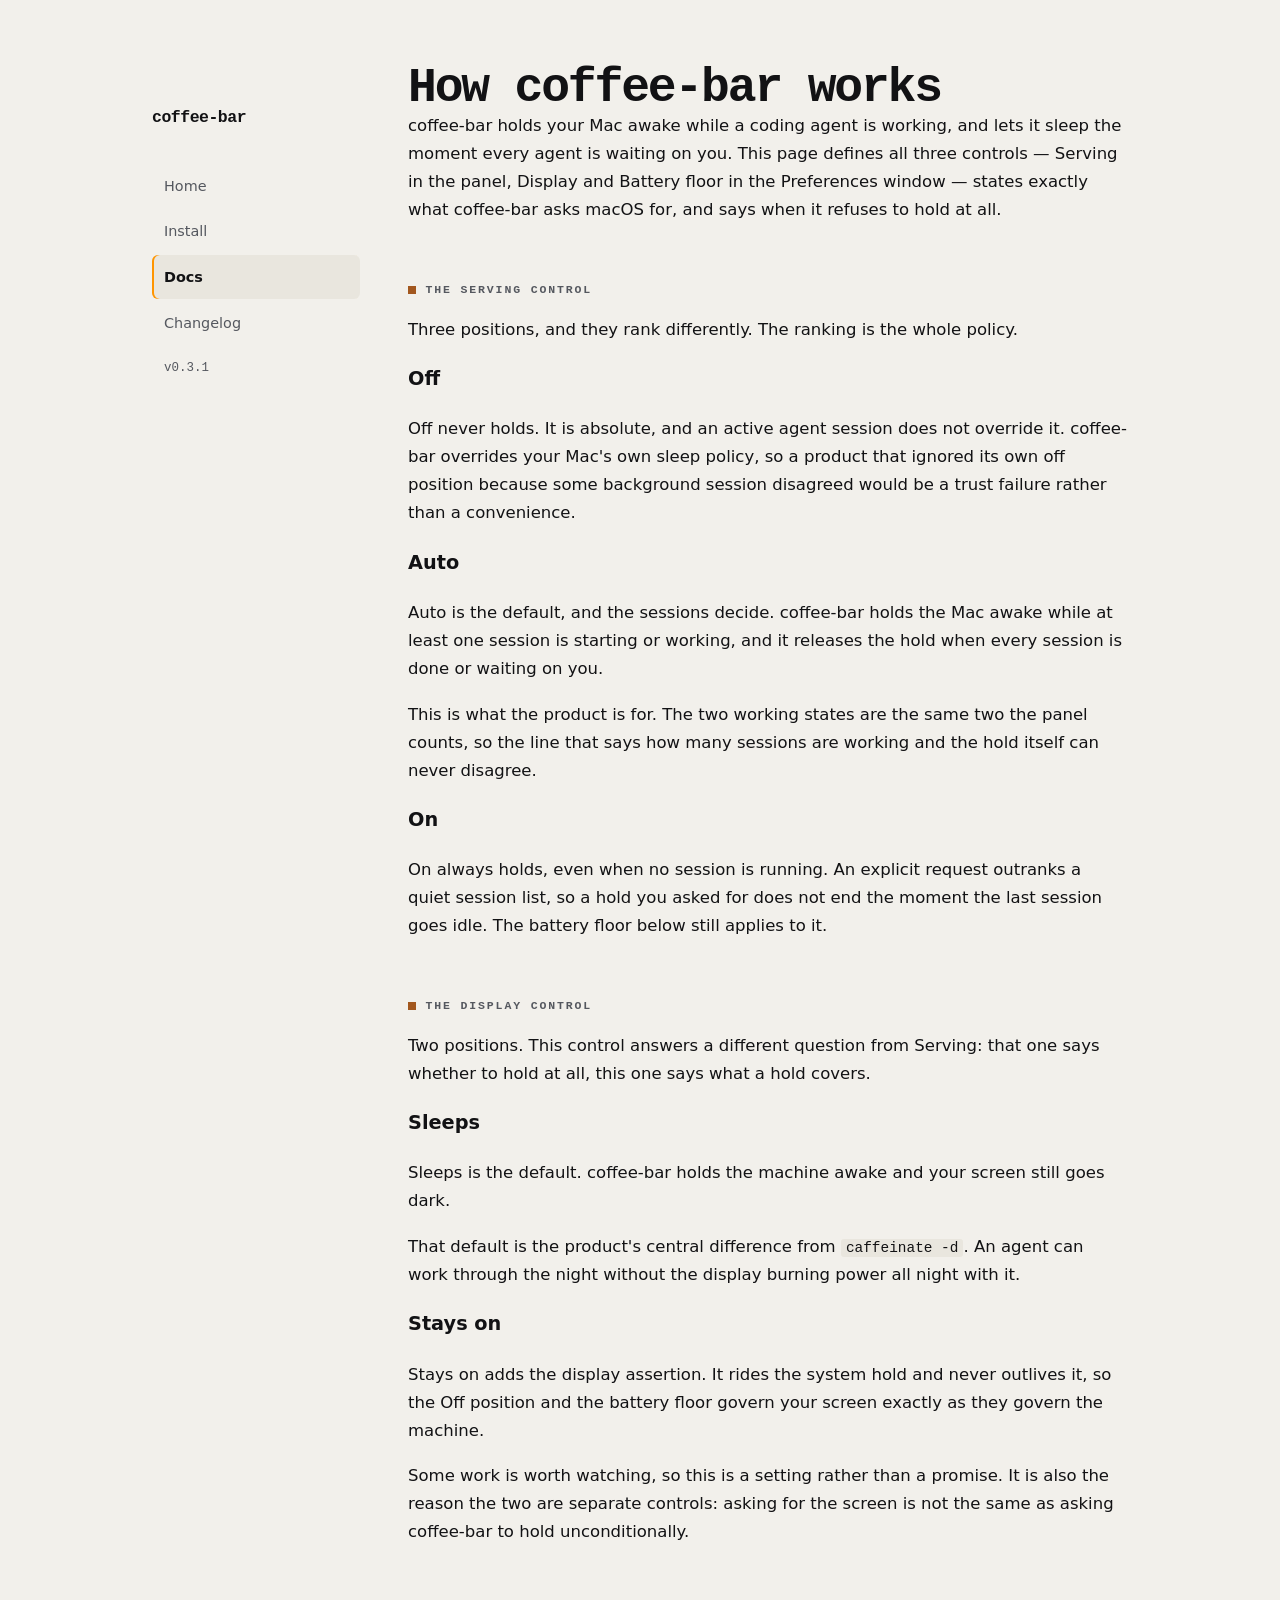
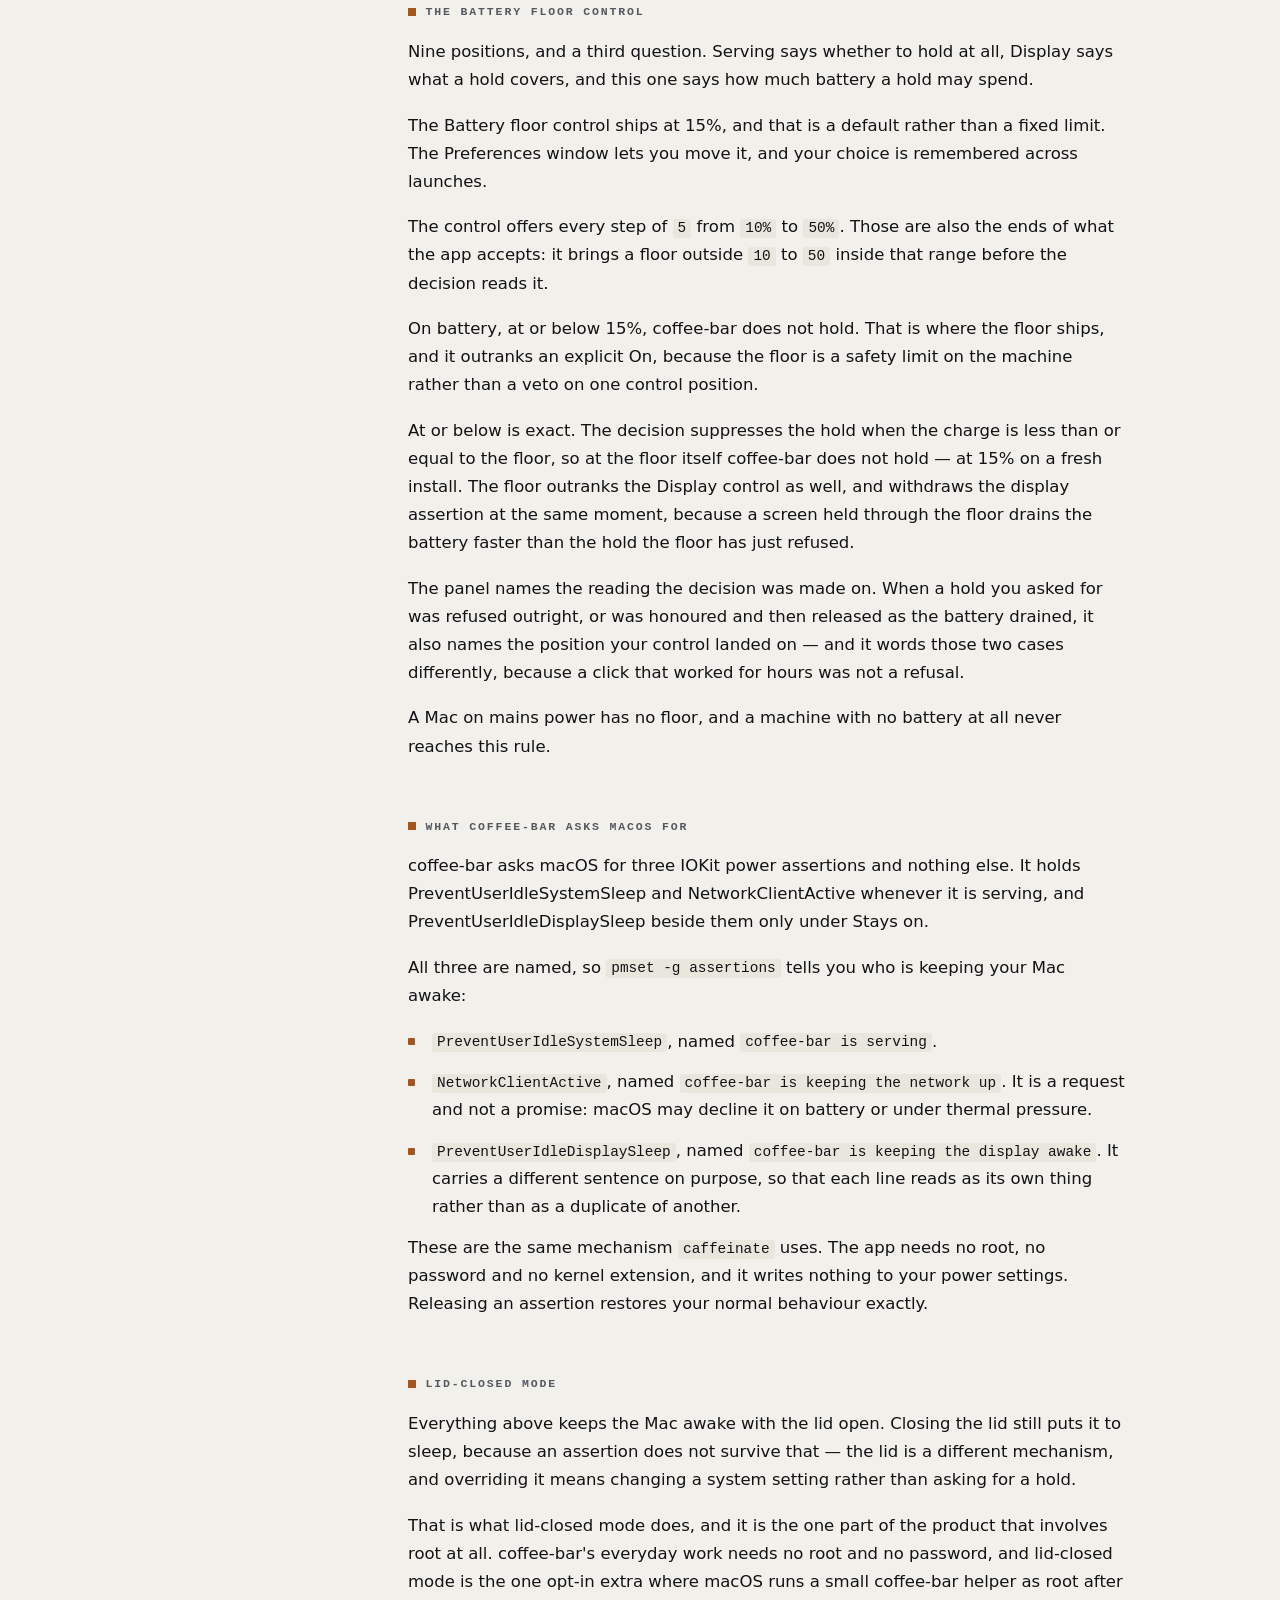
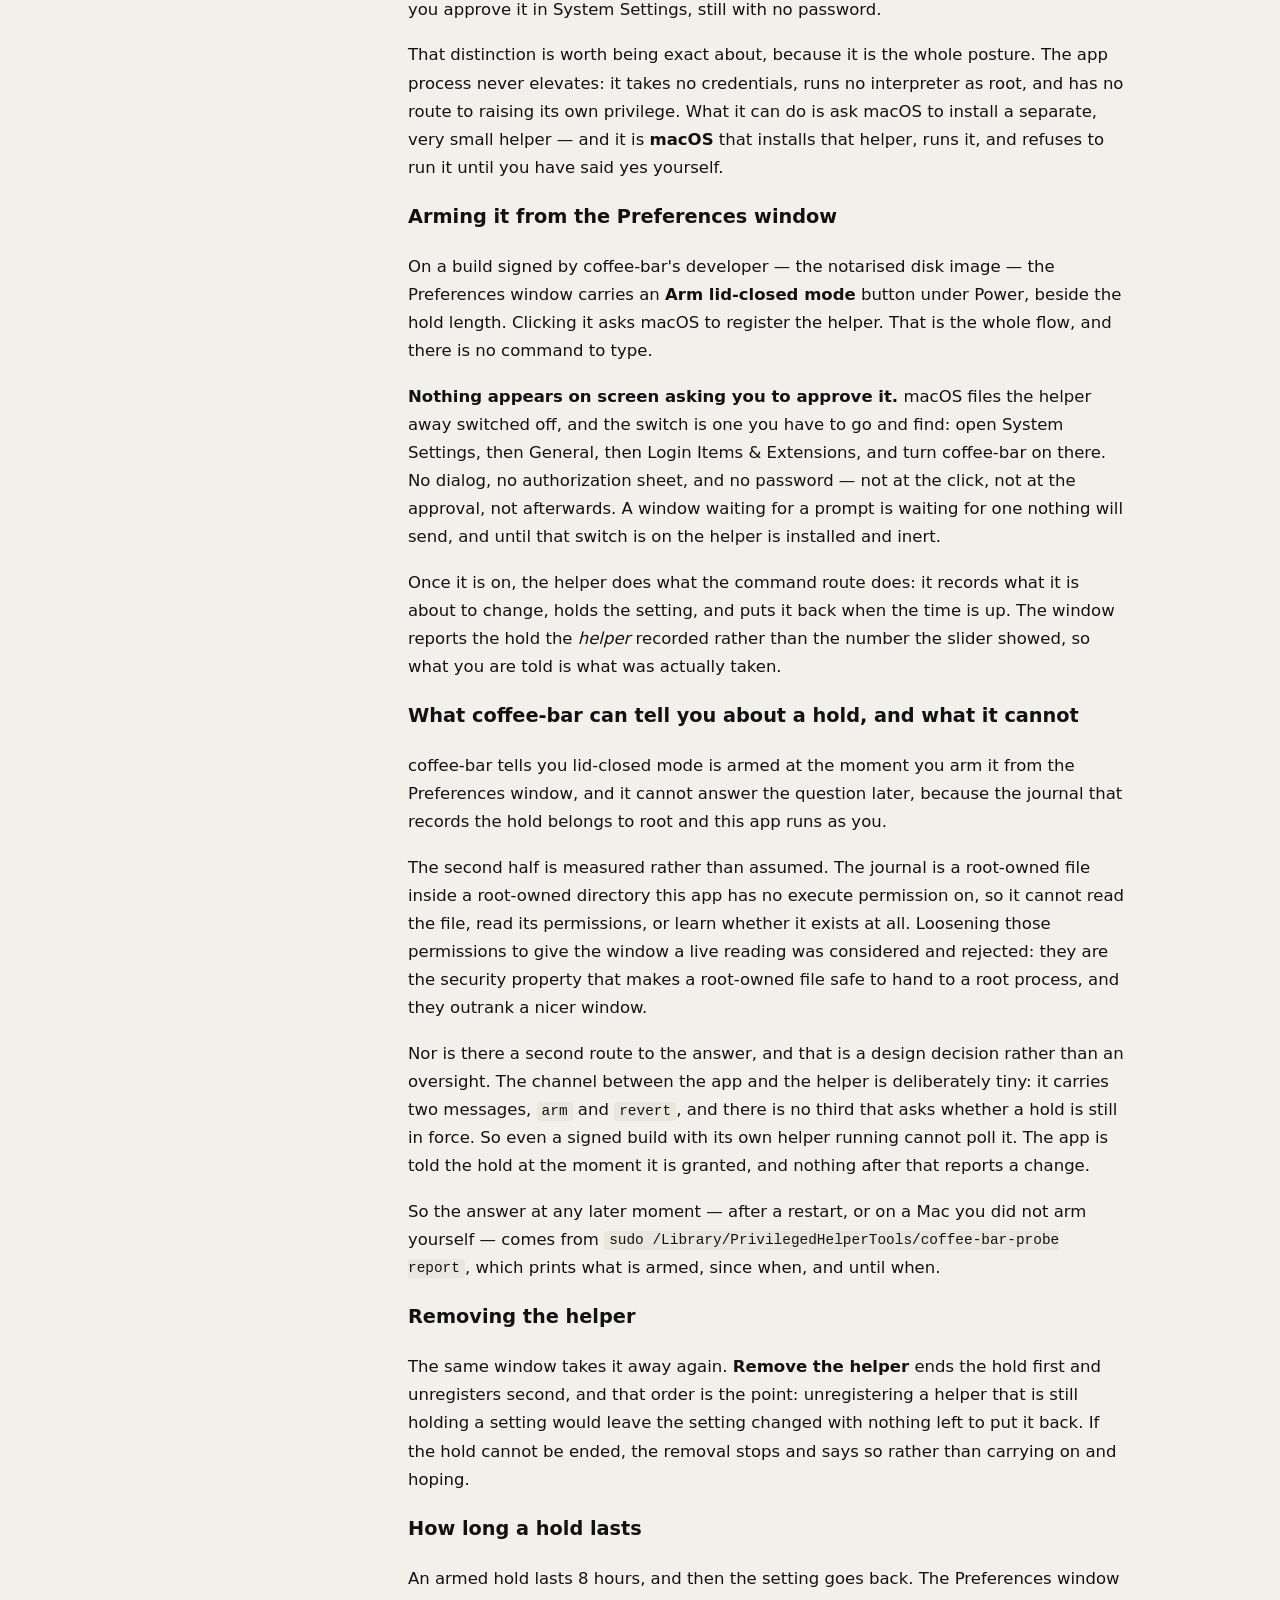
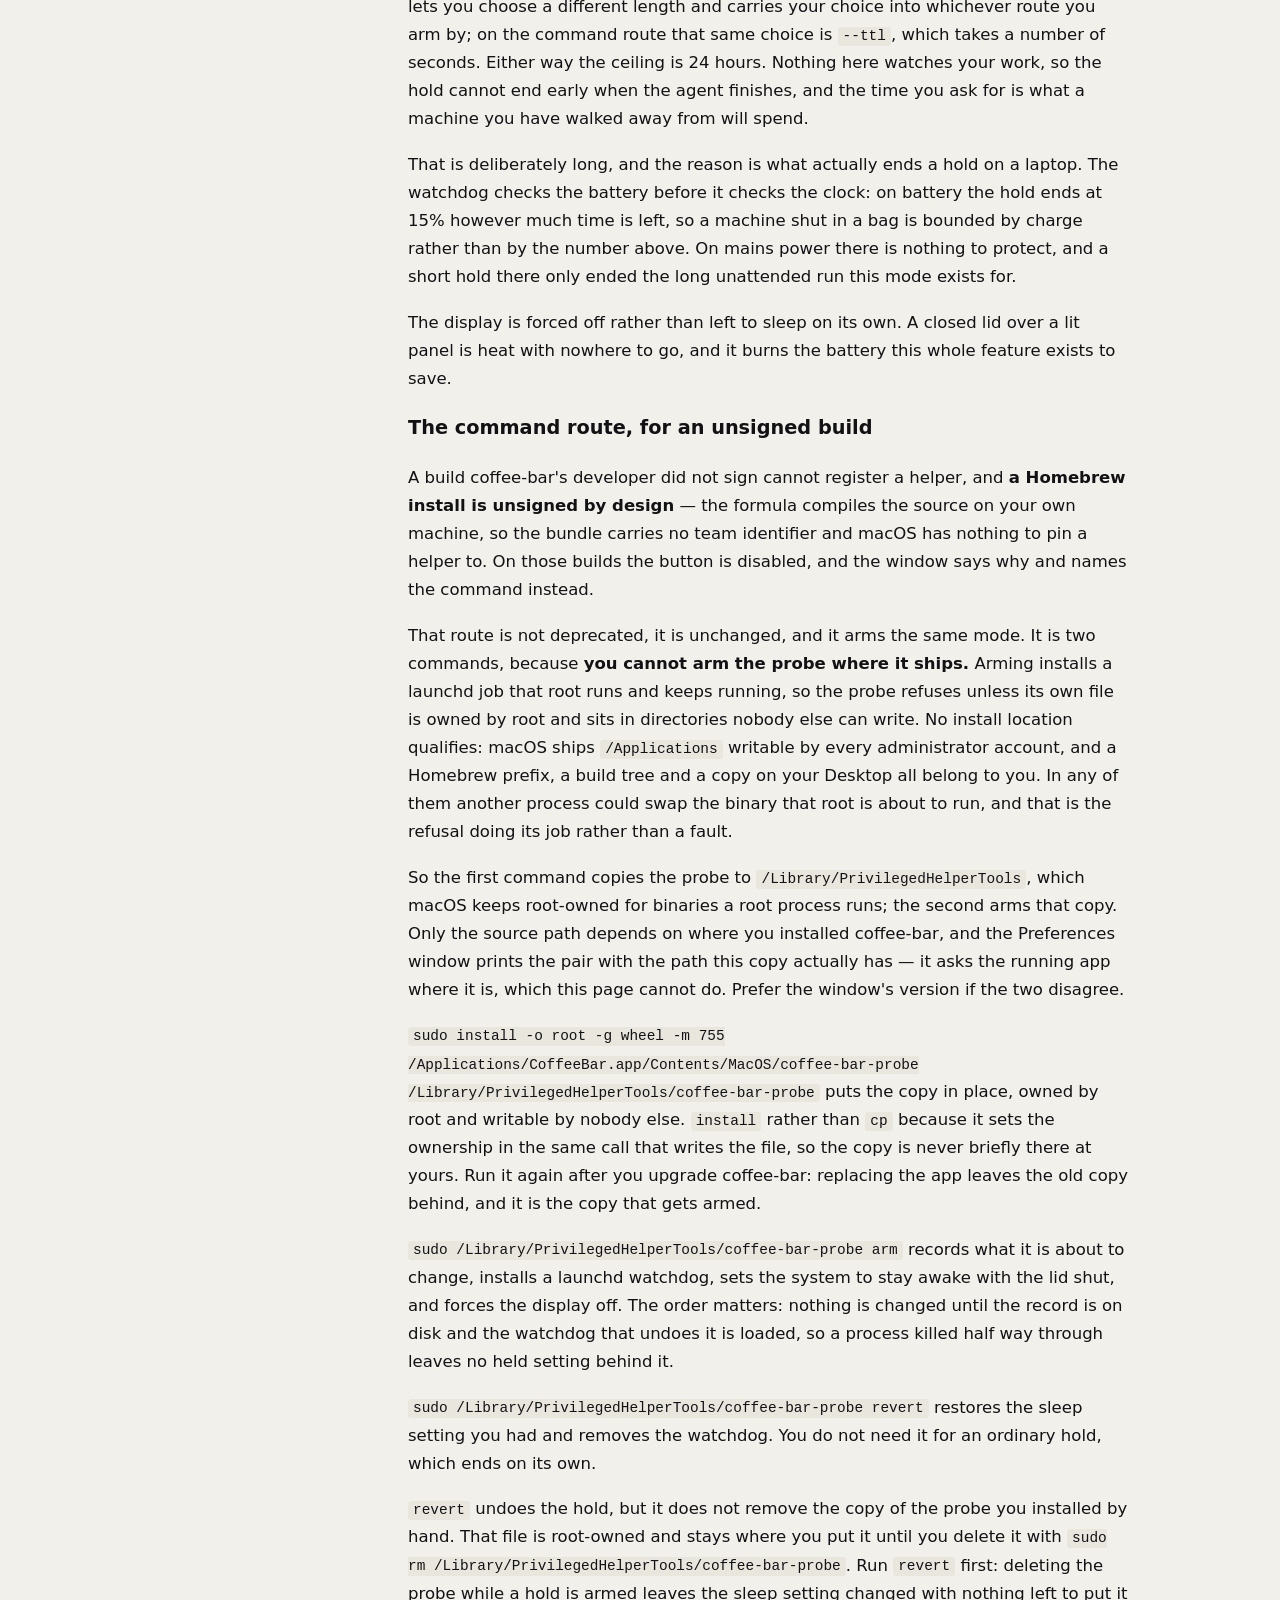
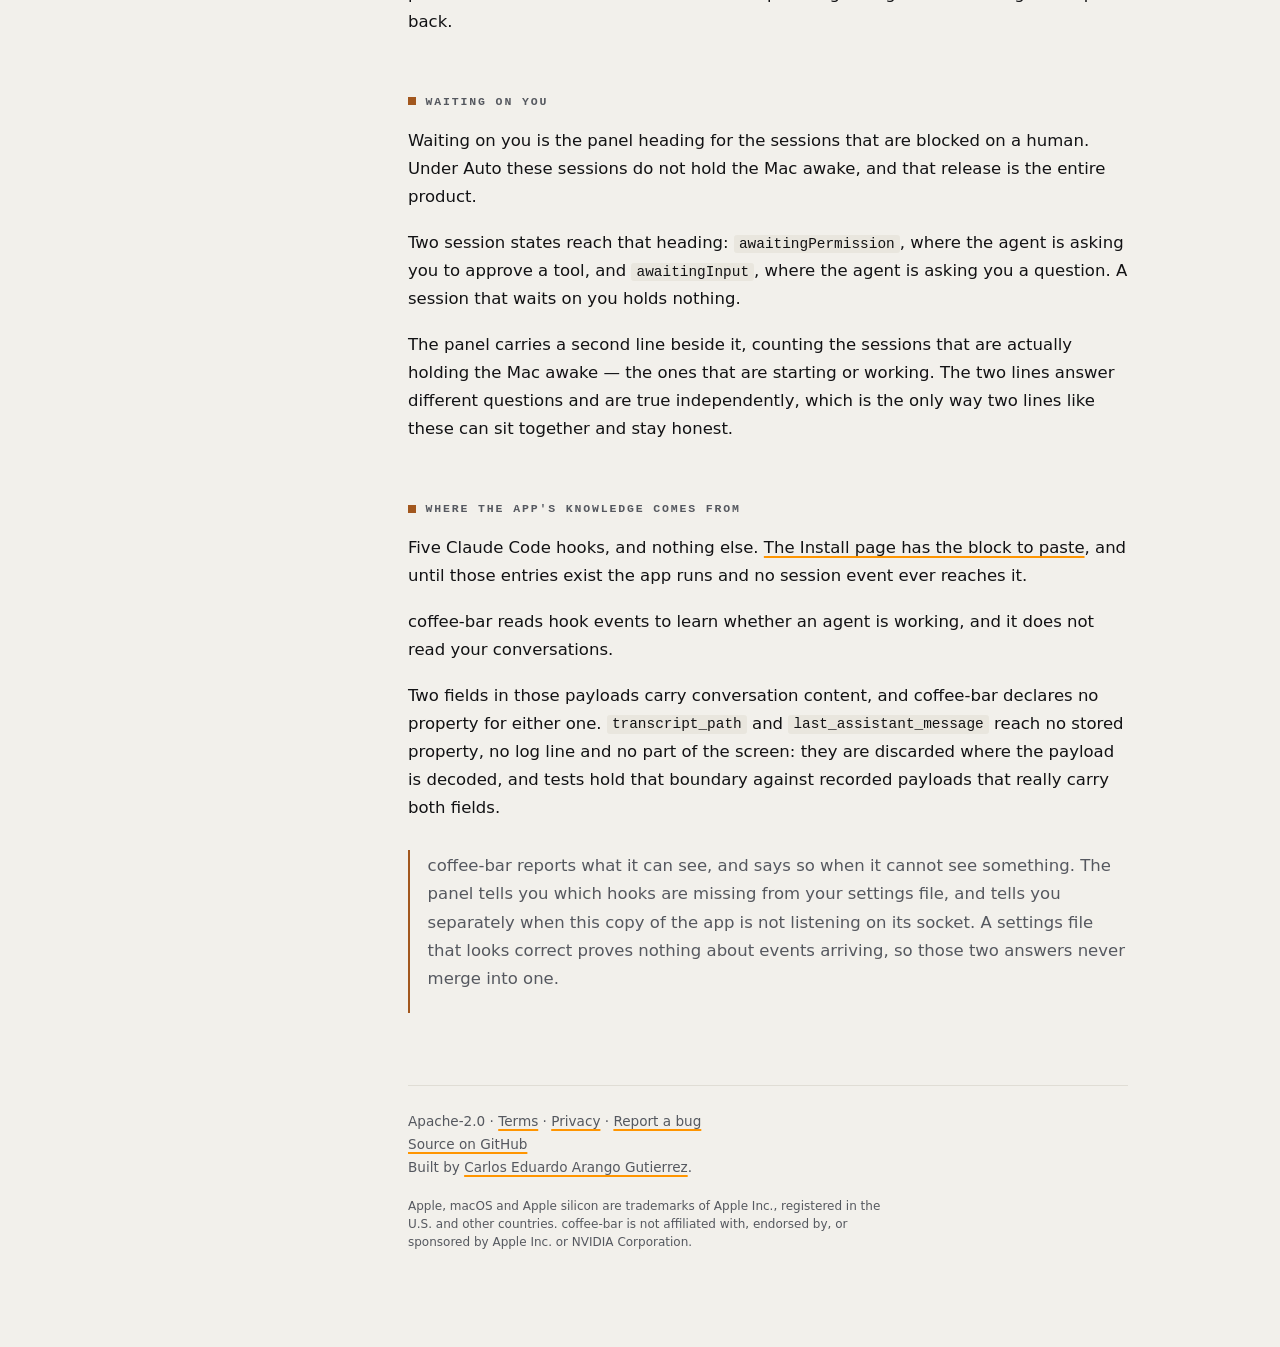
<file: site/docs.html>
<!DOCTYPE html>
<!--
  Copyright 2026 Carlos Eduardo Arango Gutierrez
  SPDX-License-Identifier: Apache-2.0

  HONESTY CONSTRAINTS — binding. Carried forward from the single-page site and
  docs/ROADMAP.md. Read before editing a single claim on this page.

  1. No novelty claim in usage monitoring. CodexBar already occupies that space.
  2. Token accounting is M7 = v0.3. It does not exist. Do not imply it does.
  3. Do not advertise the "coffee-bar moved your control" panel disclosure as
     complete. The 2026-07-30 audit proved it is durable only when no agent is
     running, which is the opposite of when it matters.
  4. Every claim must be true of the SHIPPED build. If a claim stops being true,
     the claim is the thing to fix.
  5. The timeline is an ILLUSTRATION OF BEHAVIOUR, never a measurement. No
     battery percentage, duration or saving may appear until M6's measurement
     harness has produced one a user can reproduce.
  6. The binary is arm64 ONLY. Never write "Intel" or "universal".
  7. The DMG and the Homebrew tap both ship 0.3.1. The DMG is the signed and
     notarised one; a Homebrew build is compiled locally and only ad-hoc
     signed, and an ad-hoc bundle cannot register the privileged helper. When
     the two routes drift apart again, say which is which rather than implying
     they match.

  BRAND — assets/art/README.md is the source of truth.
  - TWO colours, two jobs. --state (#A2571E / #B8682A dark) is the liquid and
    means "held awake". --action (#FF9500 / #FF9F0A dark) is Apple systemOrange
    and means "interactive". Never swap their jobs. Never add a third.
  - Neither colour carries body text. Measured: --action on the light page
    background is 1.93:1 and genuinely fails; --state is 4.71 light and 4.57
    dark and would pass. Both stay out of body text anyway, so the rule is one
    line and not four exceptions. Ink ON --action is the safe inverse: 8.51
    light, 9.10 dark.
  - Menu-bar glyphs stay monochrome. Never ship a coloured variant.
  - The wordmark is always lowercase and always hyphenated. It is a command name.
  - No external requests: no web fonts, no analytics, no CDN.
  - Asset paths are RELATIVE. This is a project Pages site served from
    /coffee-bar/, so a leading slash resolves to the user root and 404s.
  - No Apple logo. Apple's guidelines forbid it for third-party promotion.
-->
<html lang="en">
<head>
<meta charset="utf-8">
<meta name="viewport" content="width=device-width, initial-scale=1">
<title>How coffee-bar works</title>
<meta name="description" content="What Off, Auto and On do, what the Display control covers, the Battery floor control and where it ships, and the three IOKit power assertions coffee-bar holds on your Mac.">
<link rel="canonical" href="https://arangogutierrez.github.io/coffee-bar/docs.html">
<meta property="og:title" content="How coffee-bar works">
<meta property="og:description" content="What Off, Auto and On do, what the Display control covers, the Battery floor control and where it ships, and the three IOKit power assertions coffee-bar holds on your Mac.">
<meta property="og:type" content="website">
<meta property="og:url" content="https://arangogutierrez.github.io/coffee-bar/docs.html">
<meta property="og:image" content="https://arangogutierrez.github.io/coffee-bar/social-preview-1280x640.png">
<meta name="twitter:card" content="summary_large_image">
<link rel="icon" href="favicon.svg" type="image/svg+xml">
<link rel="icon" href="favicon-32.png" sizes="32x32" type="image/png">
<link rel="icon" href="favicon-16.png" sizes="16x16" type="image/png">
<link rel="apple-touch-icon" href="apple-touch-icon-180.png">
<link rel="manifest" href="site.webmanifest">
<meta name="theme-color" content="#F2F0EB" media="(prefers-color-scheme: light)">
<meta name="theme-color" content="#101013" media="(prefers-color-scheme: dark)">
<link rel="stylesheet" href="assets/site.css">
</head>
<body>
<div class="shell">
<nav class="sidebar" aria-label="Site">
  <a class="sidebar-mark" href="index.html">coffee-bar</a>
  <ul>
    <li><a href="index.html">Home</a></li>
    <li><a href="install.html">Install</a></li>
    <li><a href="docs.html" aria-current="page">Docs</a></li>
    <li><a href="changelog.html">Changelog</a></li>
  </ul>
  <p class="sidebar-version"><a href="changelog.html">v0.3.1</a></p>
</nav>
<div class="wrap">
<!-- page content starts here -->
<!--
  PAGE NOTES — kept OUT of the shared comment above, which must stay byte
  identical across all four pages. The rules below are specific to this page.
  They are LETTERED and not counted: this line said "three rules" while four
  were listed under it, which is what a number in prose does.

  A. THE BATTERY SENTENCE. Write "at or below 15%", with the % SIGN.
     `PowerBroker` suppresses at `percent <= floor`, so the exclusive wording
     states the opposite of what happens at exactly 15. A grep for the exclusive
     phrase must find nothing on this page, so this note does not spell it out.
     Two guards read that sentence and BOTH match on a literal % —
     `(at or below|below|under)\s*(\d+)\s*%` and `(\d+)\s*%`. Spelled out as the
     word "percent" the sentence slips past both silently, so the page would
     look checked while nothing had checked it.

  A2. 15 IS THE ONLY PERCENTAGE THIS PAGE MAY WRITE IN PROSE, and issue #11 is
     why. `theBatteryFloorStatedIsTheRealDefault` reads EVERY `(\d+)\s*%` in the
     prose of every documented surface and asserts that a serve at that charge
     is refused and a serve one point above it is granted. That is true of 15
     and of no other number, so the guard treats every percentage on the page as
     a claimed floor. The floor is now a SETTING, so the page has to name values
     that are not the default: the step between control positions, and the ends
     of the permitted range. The positions are no longer enumerated one by one —
     there are nine of them — so the page states the step and the two ends and
     lets the reader count.

     Those live in <code>, deliberately, and `htmlProse` strips <code> before
     the guard reads the prose. <code> is the element this page already uses for
     a literal lifted out of the product — see the assertion names below — and
     these are exactly that: `ServingModel.floorLabel(for:)` renders the strings
     "10%" and "50%" onto the control, and `BatteryFloor.permitted` is `10...50`.

     Do NOT unwrap them into plain prose. The suite goes RED with a message
     about a 10% floor that does not exist, which is the guard working. Do NOT
     "fix" that red by spelling the number as a word either — that hides it from
     the guard the way note A describes, and leaves the page looking checked.
     A percentage that is neither 15 nor a quoted product literal does not
     belong on this page at all.

  B. EVERY FAQ ANSWER IS A SENTENCE THAT ALSO APPEARS VISIBLY ON THIS PAGE.
     Each lifted sentence sits on ONE source line and carries NO inline markup,
     so the answer survives a plain tag-strip byte for byte. Wrapping such a line
     or putting a word of it in <code> breaks that, and a JSON-LD answer that
     contradicts the visible text is worse than no JSON-LD at all.

  C. A DURATION ON THIS PAGE IS SWEPT FROM A DIFFERENT TEST TARGET, and it must
     stay in PLAIN PROSE. `everyDurationStatedIsARealProductConstant` in
     `Tests/CoffeeBarCoreTests/DocsClaims_test.swift` cannot judge the numbers
     here: `ProbeVerb.defaultTTLSeconds` lives in `CoffeeBarPower` and that
     target depends on `CoffeeBarCore` alone. This page is therefore listed in
     that file's `durationSweepExclusions`, and
     `everyDurationOnADocumentedSitePageIsARealProductConstant` in
     `Tests/CoffeeBarPowerTests/PolicyDocumentClaims_test.swift` reads it
     instead. `theSiteExplainsLidClosedModeAndStatesTheShippedHold` pairs each
     figure with the sentence it belongs to, and since #74 there are TWO of
     them — the default hold and the ceiling `--ttl` may reach. That guard
     requires BOTH, and requires each to be its own constant, so stating the
     ceiling in place of the default now goes red rather than passing on the
     grounds that the number is real.

     Both of those read the page with <code> STRIPPED, exactly as note A2
     describes. So a duration wrapped in <code> is read by NOBODY, on a page
     the core sweep has already been told to skip — the one arrangement that
     leaves a number on this page with no check behind it at all. Write a
     duration as plain words.
-->

<h1>How coffee-bar works</h1>

<p>coffee-bar holds your Mac awake while a coding agent is working, and lets it
sleep the moment every agent is waiting on you. This page defines all three
controls — Serving in the panel, Display and Battery floor in the Preferences
window — states exactly what coffee-bar asks macOS for, and says when it refuses
to hold at all.</p>

<h2 class="eyebrow">The Serving control</h2>

<p>Three positions, and they rank differently. The ranking is the whole
policy.</p>

<h3>Off</h3>
<p>Off never holds. It is absolute, and an active agent session does not override it. coffee-bar overrides your Mac's own sleep policy, so a product that ignored its own off position because some background session disagreed would be a trust failure rather than a convenience.</p>

<h3>Auto</h3>
<p>Auto is the default, and the sessions decide. coffee-bar holds the Mac awake while at least one session is starting or working, and it releases the hold when every session is done or waiting on you.</p>
<p>This is what the product is for. The two working states are the same two the
panel counts, so the line that says how many sessions are working and the hold
itself can never disagree.</p>

<h3>On</h3>
<p>On always holds, even when no session is running. An explicit request outranks
a quiet session list, so a hold you asked for does not end the moment the last
session goes idle. The battery floor below still applies to it.</p>

<h2 class="eyebrow">The Display control</h2>

<p>Two positions. This control answers a different question from Serving: that
one says whether to hold at all, this one says what a hold covers.</p>

<h3>Sleeps</h3>
<p>Sleeps is the default. coffee-bar holds the machine awake and your screen still goes dark.</p>
<p>That default is the product's central difference from <code>caffeinate -d</code>.
An agent can work through the night without the display burning power all night
with it.</p>

<h3>Stays on</h3>
<p>Stays on adds the display assertion. It rides the system hold and never outlives it, so the Off position and the battery floor govern your screen exactly as they govern the machine.</p>
<p>Some work is worth watching, so this is a setting rather than a promise. It is
also the reason the two are separate controls: asking for the screen is not the
same as asking coffee-bar to hold unconditionally.</p>

<h2 class="eyebrow">The Battery floor control</h2>

<p>Nine positions, and a third question. Serving says whether to hold at all,
Display says what a hold covers, and this one says how much battery a hold may
spend.</p>

<p>The Battery floor control ships at 15%, and that is a default rather than a fixed limit. The Preferences window lets you move it, and your choice is remembered across launches.</p>

<p>The control offers every step of <code>5</code> from <code>10%</code> to
<code>50%</code>. Those are also the ends of what the app accepts: it brings a
floor outside <code>10</code> to <code>50</code> inside that range before the
decision reads it.</p>

<p>On battery, at or below 15%, coffee-bar does not hold. That is where the floor ships, and it outranks an explicit On, because the floor is a safety limit on the machine rather than a veto on one control position.</p>

<p>At or below is exact. The decision suppresses the hold when the charge is
less than or equal to the floor, so at the floor itself coffee-bar does not
hold — at 15% on a fresh install. The floor outranks the Display control as
well, and withdraws the display assertion at the same moment, because a screen
held through the floor drains the battery faster than the hold the floor has
just refused.</p>

<p>The panel names the reading the decision was made on. When a hold you asked
for was refused outright, or was honoured and then released as the battery
drained, it also names the position your control landed on — and it words those
two cases differently, because a click that worked for hours was not a refusal.</p>

<p>A Mac on mains power has no floor, and a machine with no battery at all never
reaches this rule.</p>

<h2 class="eyebrow">What coffee-bar asks macOS for</h2>

<p>coffee-bar asks macOS for three IOKit power assertions and nothing else. It holds PreventUserIdleSystemSleep and NetworkClientActive whenever it is serving, and PreventUserIdleDisplaySleep beside them only under Stays on.</p>

<p>All three are named, so <code>pmset -g assertions</code> tells you who is keeping
your Mac awake:</p>

<ul class="does">
<li><code>PreventUserIdleSystemSleep</code>, named <code>coffee-bar is serving</code>.</li>
<li><code>NetworkClientActive</code>, named <code>coffee-bar is keeping the network up</code>. It is a request and not a promise: macOS may decline it on battery or under thermal pressure.</li>
<li><code>PreventUserIdleDisplaySleep</code>, named <code>coffee-bar is keeping the display awake</code>. It carries a different sentence on purpose, so that each line reads as its own thing rather than as a duplicate of another.</li>
</ul>

<p>These are the same mechanism <code>caffeinate</code> uses. The app needs no root, no password and no kernel extension, and it writes nothing to your power
settings. Releasing an assertion restores your normal behaviour exactly.</p>

<h2 class="eyebrow">Lid-closed mode</h2>

<p>Everything above keeps the Mac awake with the lid open. Closing the lid still
puts it to sleep, because an assertion does not survive that — the lid is a
different mechanism, and overriding it means changing a system setting rather
than asking for a hold.</p>

<p>That is what lid-closed mode does, and it is the one part of the product that
involves root at all.
coffee-bar's everyday work needs no root and no password, and lid-closed mode is the one opt-in extra where macOS runs a small coffee-bar helper as root after you approve it in System Settings, still with no password.</p>

<p>That distinction is worth being exact about, because it is the whole posture.
The app process never elevates: it takes no credentials, runs no interpreter as
root, and has no route to raising its own privilege. What it can do is ask macOS
to install a separate, very small helper — and it is <strong>macOS</strong> that
installs that helper, runs it, and refuses to run it until you have said yes
yourself.</p>

<h3>Arming it from the Preferences window</h3>

<p>On a build signed by coffee-bar's developer — the notarised disk image — the
Preferences window carries an <strong>Arm lid-closed mode</strong> button under
Power, beside the hold length. Clicking it asks macOS to register the helper.
That is the whole flow, and there is no command to type.</p>

<p><strong>Nothing appears on screen asking you to approve it.</strong> macOS
files the helper away switched off, and the switch is one you have to go and
find: open System Settings, then General, then Login Items &amp; Extensions, and
turn coffee-bar on there. No dialog, no authorization sheet, and no password —
not at the click, not at the approval, not afterwards. A window waiting for a
prompt is waiting for one nothing will send, and until that switch is on the
helper is installed and inert.</p>

<p>Once it is on, the helper does what the command route does: it records what it
is about to change, holds the setting, and puts it back when the time is up. The
window reports the hold the <em>helper</em> recorded rather than the number the
slider showed, so what you are told is what was actually taken.</p>

<h3>What coffee-bar can tell you about a hold, and what it cannot</h3>

<p>coffee-bar tells you lid-closed mode is armed at the moment you arm it from the Preferences window, and it cannot answer the question later, because the journal that records the hold belongs to root and this app runs as you.</p>

<p>The second half is measured rather than assumed. The journal is a root-owned
file inside a root-owned directory this app has no execute permission on, so it
cannot read the file, read its permissions, or learn whether it exists at all.
Loosening those permissions to give the window a live reading was considered and
rejected: they are the security property that makes a root-owned file safe to
hand to a root process, and they outrank a nicer window.</p>

<p>Nor is there a second route to the answer, and that is a design decision
rather than an oversight. The channel between the app and the helper is
deliberately tiny: it carries two messages, <code>arm</code> and
<code>revert</code>, and there is no third that asks whether a hold is still in
force. So even a signed build with its own helper running cannot poll it. The
app is told the hold at the moment it is granted, and nothing after that reports
a change.</p>

<p>So the answer at any later moment — after a restart, or on a Mac you did not
arm yourself — comes from
<code>sudo /Library/PrivilegedHelperTools/coffee-bar-probe report</code>, which
prints what is armed, since when, and until when.</p>

<h3>Removing the helper</h3>

<p>The same window takes it away again. <strong>Remove the helper</strong> ends
the hold first and unregisters second, and that order is the point: unregistering
a helper that is still holding a setting would leave the setting changed with
nothing left to put it back. If the hold cannot be ended, the removal stops and
says so rather than carrying on and hoping.</p>

<h3>How long a hold lasts</h3>

<p>An armed hold lasts 8 hours, and then the setting goes back. The Preferences
window lets you choose a different length and carries your choice into whichever
route you arm by; on the command route that same choice is <code>--ttl</code>,
which takes a number of seconds. Either way the ceiling is 24 hours. Nothing
here watches your work, so the hold cannot end early when the agent finishes,
and the time you ask for is what a machine you have walked away from will
spend.</p>

<p>That is deliberately long, and the reason is what actually ends a hold on a
laptop. The watchdog checks the battery before it checks the clock: on battery
the hold ends at 15% however much time is left, so a machine shut in a bag is
bounded by charge rather than by the number above. On mains power there is
nothing to protect, and a short hold there only ended the long unattended run
this mode exists for.</p>

<p>The display is forced off rather than left to sleep on its own. A closed lid
over a lit panel is heat with nowhere to go, and it burns the battery this whole
feature exists to save.</p>

<h3>The command route, for an unsigned build</h3>

<p>A build coffee-bar's developer did not sign cannot register a helper, and
<strong>a Homebrew install is unsigned by design</strong> — the formula compiles
the source on your own machine, so the bundle carries no team identifier and
macOS has nothing to pin a helper to. On those builds the button is disabled,
and the window says why and names the command instead.</p>

<p>That route is not deprecated, it is unchanged, and it arms the same mode.
It is two commands, because <strong>you cannot arm the probe where it
ships.</strong> Arming installs a launchd job that root runs and keeps running,
so the probe refuses unless its own file is owned by root and sits in
directories nobody else can write. No install location qualifies: macOS ships
<code>/Applications</code> writable by every administrator account, and a
Homebrew prefix, a build tree and a copy on your Desktop all belong to you. In
any of them another process could swap the binary that root is about to run, and
that is the refusal doing its job rather than a fault.</p>

<p>So the first command copies the probe to
<code>/Library/PrivilegedHelperTools</code>, which macOS keeps root-owned for
binaries a root process runs; the second arms that copy. Only the source path
depends on where you installed coffee-bar, and the Preferences window prints the
pair with the path this copy actually has — it asks the running app where it is,
which this page cannot do. Prefer the window's version if the two disagree.</p>

<p><code>sudo install -o root -g wheel -m 755 /Applications/CoffeeBar.app/Contents/MacOS/coffee-bar-probe /Library/PrivilegedHelperTools/coffee-bar-probe</code>
puts the copy in place, owned by root and writable by nobody else.
<code>install</code> rather than <code>cp</code> because it sets the ownership in
the same call that writes the file, so the copy is never briefly there at yours.
Run it again after you upgrade coffee-bar: replacing the app leaves the old copy
behind, and it is the copy that gets armed.</p>

<p><code>sudo /Library/PrivilegedHelperTools/coffee-bar-probe arm</code> records what it is about to change,
installs a launchd watchdog, sets the system to stay awake with the lid shut,
and forces the display off. The order matters: nothing is changed until the
record is on disk and the watchdog that undoes it is loaded, so a process killed
half way through leaves no held setting behind it.</p>

<p><code>sudo /Library/PrivilegedHelperTools/coffee-bar-probe revert</code> restores the sleep setting you had
and removes the watchdog. You do not need it for an ordinary hold, which ends on
its own.</p>

<p><code>revert</code> undoes the hold, but it does not remove the copy of the
probe you installed by hand. That file is root-owned and stays where you put it
until you delete it with
<code>sudo rm /Library/PrivilegedHelperTools/coffee-bar-probe</code>. Run
<code>revert</code> first: deleting the probe while a hold is armed leaves the
sleep setting changed with nothing left to put it back.</p>

<h2 class="eyebrow">Waiting on you</h2>

<p>Waiting on you is the panel heading for the sessions that are blocked on a human. Under Auto these sessions do not hold the Mac awake, and that release is the entire product.</p>

<p>Two session states reach that heading: <code>awaitingPermission</code>, where
the agent is asking you to approve a tool, and <code>awaitingInput</code>, where
the agent is asking you a question. A session that waits on you holds
nothing.</p>

<p>The panel carries a second line beside it, counting the sessions that are
actually holding the Mac awake — the ones that are starting or working. The two
lines answer different questions and are true independently, which is the only
way two lines like these can sit together and stay honest.</p>

<h2 class="eyebrow">Where the app's knowledge comes from</h2>

<p>Five Claude Code hooks, and nothing else. <a href="install.html">The Install
page has the block to paste</a>, and until those entries exist the app runs and
no session event ever reaches it.</p>

<p>coffee-bar reads hook events to learn whether an agent is working, and it does not read your conversations.</p>

<p>Two fields in those payloads carry conversation content, and coffee-bar
declares no property for either one. <code>transcript_path</code> and
<code>last_assistant_message</code> reach no stored property, no log line and no
part of the screen: they are discarded where the payload is decoded, and tests
hold that boundary against recorded payloads that really carry both fields.</p>

<div class="note">
<p>coffee-bar reports what it can see, and says so when it cannot see something.
The panel tells you which hooks are missing from your settings file, and tells
you separately when this copy of the app is not listening on its socket. A
settings file that looks correct proves nothing about events arriving, so those
two answers never merge into one.</p>
</div>

<script type="application/ld+json">
{
  "@context": "https://schema.org",
  "@type": "FAQPage",
  "mainEntity": [
    {
      "@type": "Question",
      "name": "What does the Auto position do in coffee-bar?",
      "acceptedAnswer": {
        "@type": "Answer",
        "text": "Auto is the default, and the sessions decide. coffee-bar holds the Mac awake while at least one session is starting or working, and it releases the hold when every session is done or waiting on you."
      }
    },
    {
      "@type": "Question",
      "name": "What does the Stays on position do?",
      "acceptedAnswer": {
        "@type": "Answer",
        "text": "Stays on adds the display assertion. It rides the system hold and never outlives it, so the Off position and the battery floor govern your screen exactly as they govern the machine."
      }
    },
    {
      "@type": "Question",
      "name": "What does waiting on you mean in the coffee-bar panel?",
      "acceptedAnswer": {
        "@type": "Answer",
        "text": "Waiting on you is the panel heading for the sessions that are blocked on a human. Under Auto these sessions do not hold the Mac awake, and that release is the entire product."
      }
    },
    {
      "@type": "Question",
      "name": "What does coffee-bar set on my Mac?",
      "acceptedAnswer": {
        "@type": "Answer",
        "text": "coffee-bar asks macOS for three IOKit power assertions and nothing else. It holds PreventUserIdleSystemSleep and NetworkClientActive whenever it is serving, and PreventUserIdleDisplaySleep beside them only under Stays on."
      }
    },
    {
      "@type": "Question",
      "name": "Does coffee-bar hold the Mac awake on a low battery?",
      "acceptedAnswer": {
        "@type": "Answer",
        "text": "On battery, at or below 15%, coffee-bar does not hold. That is where the floor ships, and it outranks an explicit On, because the floor is a safety limit on the machine rather than a veto on one control position."
      }
    },
    {
      "@type": "Question",
      "name": "Can I change the coffee-bar battery floor?",
      "acceptedAnswer": {
        "@type": "Answer",
        "text": "The Battery floor control ships at 15%, and that is a default rather than a fixed limit. The Preferences window lets you move it, and your choice is remembered across launches."
      }
    },
    {
      "@type": "Question",
      "name": "Can coffee-bar tell me whether lid-closed mode is armed?",
      "acceptedAnswer": {
        "@type": "Answer",
        "text": "coffee-bar tells you lid-closed mode is armed at the moment you arm it from the Preferences window, and it cannot answer the question later, because the journal that records the hold belongs to root and this app runs as you."
      }
    },
    {
      "@type": "Question",
      "name": "Does coffee-bar need root or my password?",
      "acceptedAnswer": {
        "@type": "Answer",
        "text": "coffee-bar's everyday work needs no root and no password, and lid-closed mode is the one opt-in extra where macOS runs a small coffee-bar helper as root after you approve it in System Settings, still with no password."
      }
    },
    {
      "@type": "Question",
      "name": "Does coffee-bar read my conversations?",
      "acceptedAnswer": {
        "@type": "Answer",
        "text": "coffee-bar reads hook events to learn whether an agent is working, and it does not read your conversations."
      }
    }
  ]
}
</script>

<footer>
<p>Apache-2.0 · <a href="terms.html">Terms</a> · <a href="privacy.html">Privacy</a> · <a href="https://github.com/ArangoGutierrez/coffee-bar/issues/new">Report a bug</a><br>
<a href="https://github.com/ArangoGutierrez/coffee-bar">Source on GitHub</a><br>
Built by <a href="https://github.com/ArangoGutierrez">Carlos Eduardo Arango Gutierrez</a>.</p>
<p class="tm">Apple, macOS and Apple silicon are trademarks of Apple Inc., registered in the U.S. and other countries. coffee-bar is not affiliated with, endorsed by, or sponsored by Apple Inc. or NVIDIA Corporation.</p>
</footer>

</div><!-- /.wrap -->
</div><!-- /.shell -->
</body>
</html>
</file>
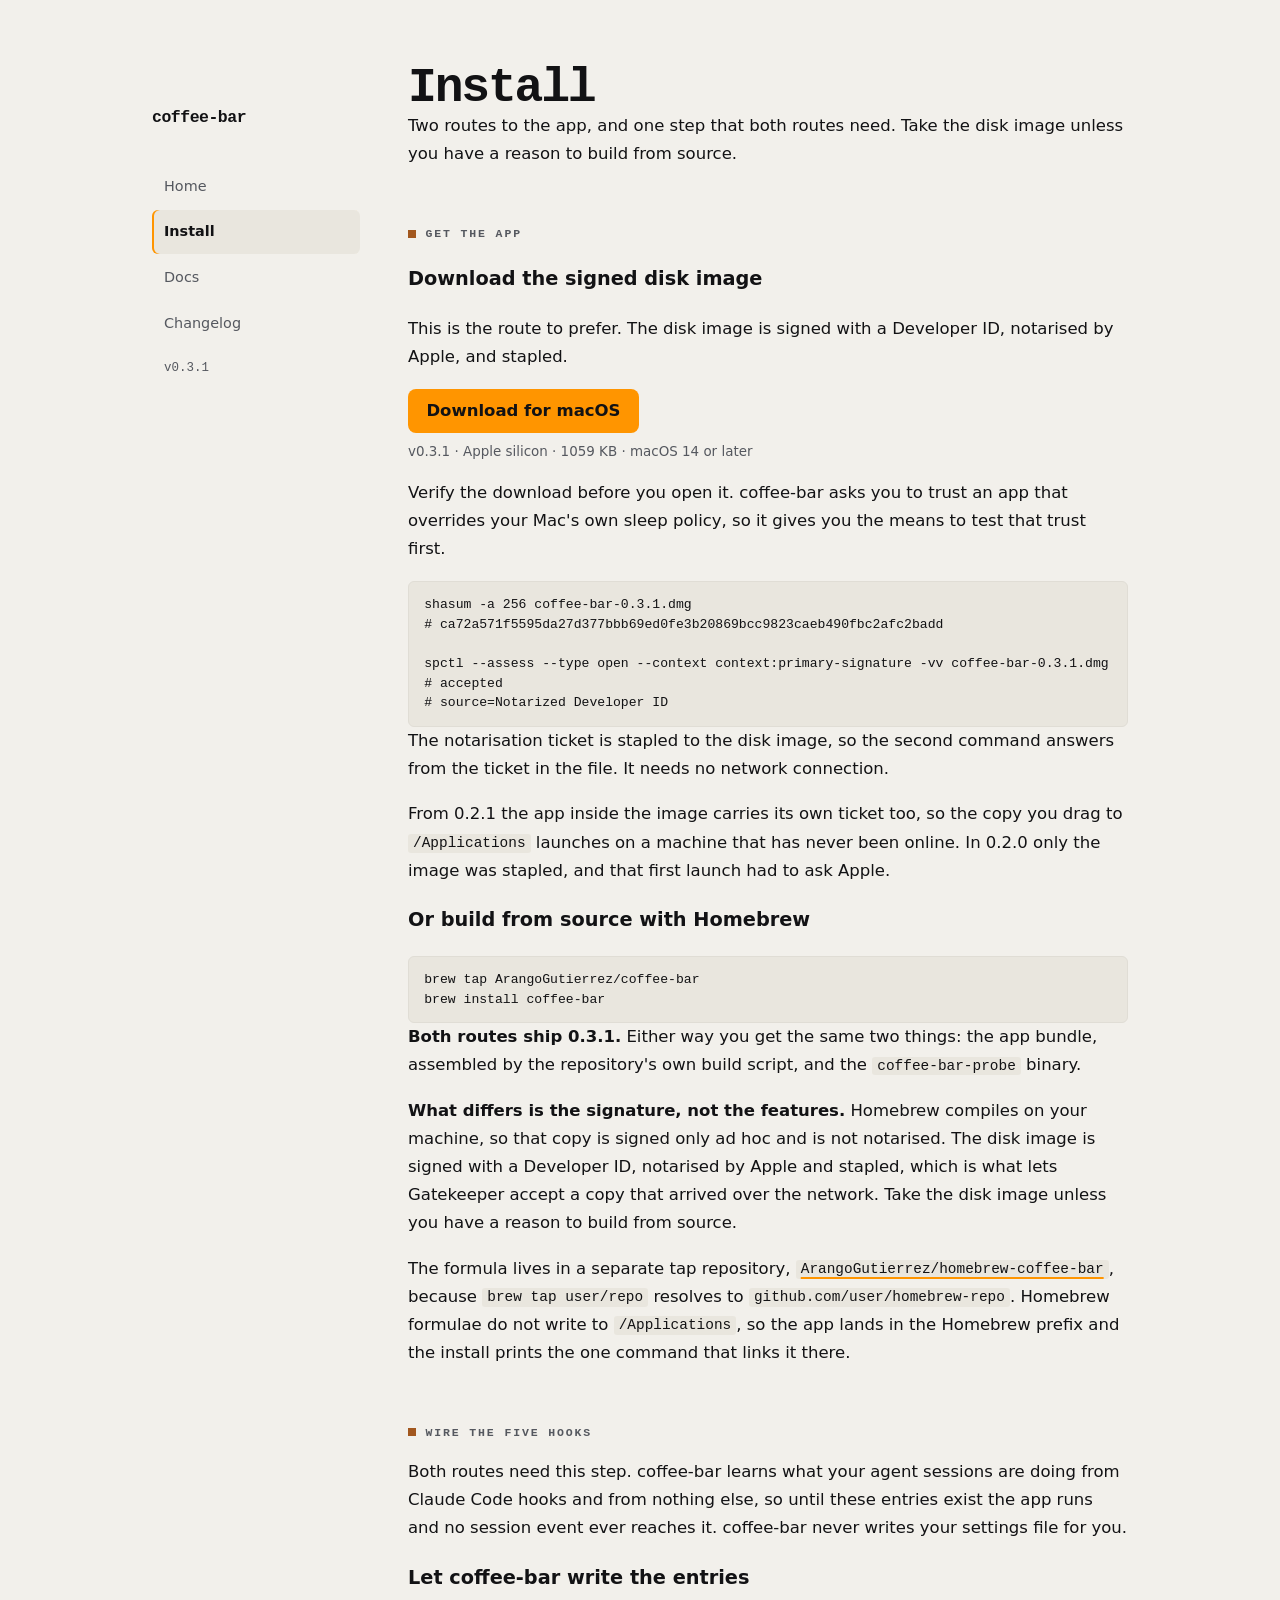
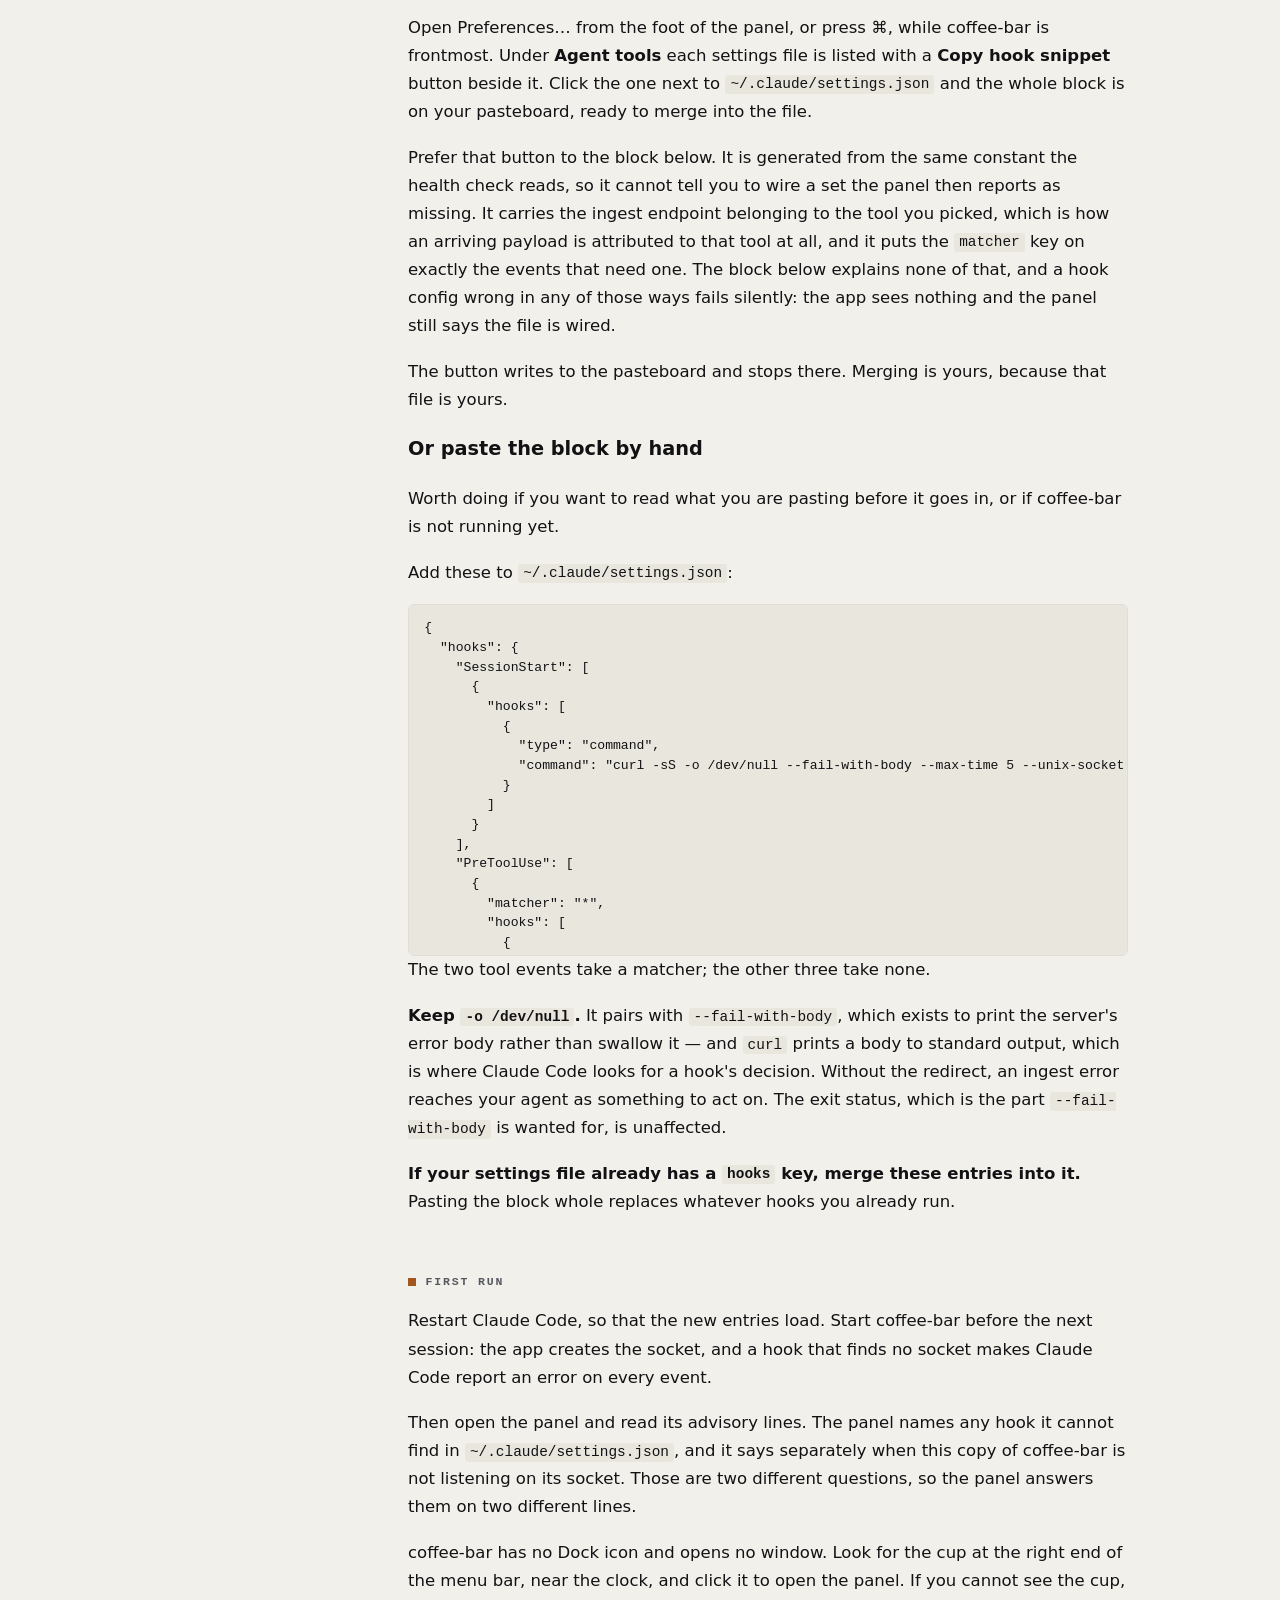
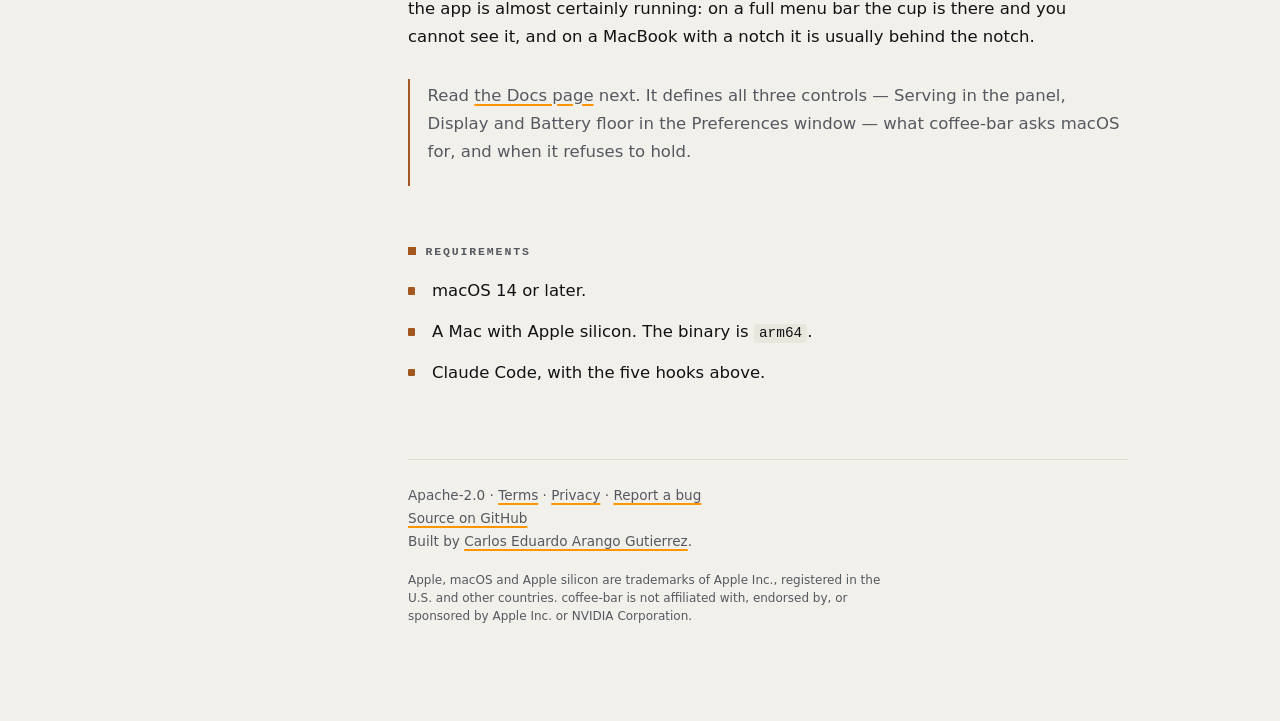
<file: site/install.html>
<!DOCTYPE html>
<!--
  Copyright 2026 Carlos Eduardo Arango Gutierrez
  SPDX-License-Identifier: Apache-2.0

  HONESTY CONSTRAINTS — binding. Carried forward from the single-page site and
  docs/ROADMAP.md. Read before editing a single claim on this page.

  1. No novelty claim in usage monitoring. CodexBar already occupies that space.
  2. Token accounting is M7 = v0.3. It does not exist. Do not imply it does.
  3. Do not advertise the "coffee-bar moved your control" panel disclosure as
     complete. The 2026-07-30 audit proved it is durable only when no agent is
     running, which is the opposite of when it matters.
  4. Every claim must be true of the SHIPPED build. If a claim stops being true,
     the claim is the thing to fix.
  5. The timeline is an ILLUSTRATION OF BEHAVIOUR, never a measurement. No
     battery percentage, duration or saving may appear until M6's measurement
     harness has produced one a user can reproduce.
  6. The binary is arm64 ONLY. Never write "Intel" or "universal".
  7. The DMG and the Homebrew tap both ship 0.3.1. The DMG is the signed and
     notarised one; a Homebrew build is compiled locally and only ad-hoc
     signed, and an ad-hoc bundle cannot register the privileged helper. When
     the two routes drift apart again, say which is which rather than implying
     they match.

  BRAND — assets/art/README.md is the source of truth.
  - TWO colours, two jobs. --state (#A2571E / #B8682A dark) is the liquid and
    means "held awake". --action (#FF9500 / #FF9F0A dark) is Apple systemOrange
    and means "interactive". Never swap their jobs. Never add a third.
  - Neither colour carries body text. Measured: --action on the light page
    background is 1.93:1 and genuinely fails; --state is 4.71 light and 4.57
    dark and would pass. Both stay out of body text anyway, so the rule is one
    line and not four exceptions. Ink ON --action is the safe inverse: 8.51
    light, 9.10 dark.
  - Menu-bar glyphs stay monochrome. Never ship a coloured variant.
  - The wordmark is always lowercase and always hyphenated. It is a command name.
  - No external requests: no web fonts, no analytics, no CDN.
  - Asset paths are RELATIVE. This is a project Pages site served from
    /coffee-bar/, so a leading slash resolves to the user root and 404s.
  - No Apple logo. Apple's guidelines forbid it for third-party promotion.
-->
<html lang="en">
<head>
<meta charset="utf-8">
<meta name="viewport" content="width=device-width, initial-scale=1">
<title>Install coffee-bar</title>
<meta name="description" content="Download the signed disk image, or build from source with Homebrew, then wire the five Claude Code hooks that coffee-bar learns from.">
<link rel="canonical" href="https://arangogutierrez.github.io/coffee-bar/install.html">
<meta property="og:title" content="Install coffee-bar">
<meta property="og:description" content="Download the signed disk image, or build from source with Homebrew, then wire the five Claude Code hooks that coffee-bar learns from.">
<meta property="og:type" content="website">
<meta property="og:url" content="https://arangogutierrez.github.io/coffee-bar/install.html">
<meta property="og:image" content="https://arangogutierrez.github.io/coffee-bar/social-preview-1280x640.png">
<meta name="twitter:card" content="summary_large_image">
<link rel="icon" href="favicon.svg" type="image/svg+xml">
<link rel="icon" href="favicon-32.png" sizes="32x32" type="image/png">
<link rel="icon" href="favicon-16.png" sizes="16x16" type="image/png">
<link rel="apple-touch-icon" href="apple-touch-icon-180.png">
<link rel="manifest" href="site.webmanifest">
<meta name="theme-color" content="#F2F0EB" media="(prefers-color-scheme: light)">
<meta name="theme-color" content="#101013" media="(prefers-color-scheme: dark)">
<link rel="stylesheet" href="assets/site.css">
</head>
<body>
<div class="shell">
<nav class="sidebar" aria-label="Site">
  <a class="sidebar-mark" href="index.html">coffee-bar</a>
  <ul>
    <li><a href="index.html">Home</a></li>
    <li><a href="install.html" aria-current="page">Install</a></li>
    <li><a href="docs.html">Docs</a></li>
    <li><a href="changelog.html">Changelog</a></li>
  </ul>
  <p class="sidebar-version"><a href="changelog.html">v0.3.1</a></p>
</nav>
<div class="wrap">
<!-- page content starts here -->
<!--
  PAGE NOTE — kept OUT of the shared comment above, which must stay byte
  identical across all four pages.

  The hook block below is a VERBATIM copy of the first fenced json block in
  docs/QUICKSTART.md. That file is the original. Re-copy it rather than editing
  it here, and keep the sentence after it counting the block that is actually
  on this page: two events take a matcher, three take none.
-->

<h1>Install</h1>
<p>Two routes to the app, and one step that both routes need. Take the disk
image unless you have a reason to build from source.</p>

<h2 class="eyebrow">Get the app</h2>

<h3>Download the signed disk image</h3>
<p>This is the route to prefer. The disk image is signed with a Developer ID,
notarised by Apple, and stapled.</p>

<a class="btn-download" href="https://github.com/ArangoGutierrez/coffee-bar/releases/download/v0.3.1/coffee-bar-0.3.1.dmg">Download for macOS</a>
<p class="dl-meta">v0.3.1 · Apple silicon · 1059&nbsp;KB · macOS 14 or later</p>

<p>Verify the download before you open it. coffee-bar asks you to trust an app
that overrides your Mac's own sleep policy, so it gives you the means to test
that trust first.</p>

<pre>shasum -a 256 coffee-bar-0.3.1.dmg
# ca72a571f5595da27d377bbb69ed0fe3b20869bcc9823caeb490fbc2afc2badd

spctl --assess --type open --context context:primary-signature -vv coffee-bar-0.3.1.dmg
# accepted
# source=Notarized Developer ID</pre>

<p>The notarisation ticket is stapled to the disk image, so the second command
answers from the ticket in the file. It needs no network connection.</p>

<p>From 0.2.1 the app inside the image carries its own ticket too, so the copy
you drag to <code>/Applications</code> launches on a machine that has never been
online. In 0.2.0 only the image was stapled, and that first launch had to ask
Apple.</p>

<h3>Or build from source with Homebrew</h3>

<pre>brew tap ArangoGutierrez/coffee-bar
brew install coffee-bar</pre>

<p><strong>Both routes ship 0.3.1.</strong> Either way you get the same two
things: the app bundle, assembled by the repository's own build script, and the
<code>coffee-bar-probe</code> binary.</p>

<p><strong>What differs is the signature, not the features.</strong> Homebrew
compiles on your machine, so that copy is signed only ad hoc and is not
notarised. The disk image is signed with a Developer ID, notarised by Apple and
stapled, which is what lets Gatekeeper accept a copy that arrived over the
network. Take the disk image unless you have a reason to build from source.</p>

<p>The formula lives in a separate tap repository,
<a href="https://github.com/ArangoGutierrez/homebrew-coffee-bar"><code>ArangoGutierrez/homebrew-coffee-bar</code></a>,
because <code>brew tap user/repo</code> resolves to
<code>github.com/user/homebrew-repo</code>. Homebrew formulae do not write to
<code>/Applications</code>, so the app lands in the Homebrew prefix and the
install prints the one command that links it there.</p>

<h2 class="eyebrow">Wire the five hooks</h2>

<p>Both routes need this step. coffee-bar learns what your agent sessions are
doing from Claude Code hooks and from nothing else, so until these entries
exist the app runs and no session event ever reaches it. coffee-bar never
writes your settings file for you.</p>

<h3>Let coffee-bar write the entries</h3>

<p>Open Preferences… from the foot of the panel, or press ⌘, while coffee-bar
is frontmost. Under <strong>Agent tools</strong> each settings file is listed
with a <strong>Copy hook snippet</strong> button beside it. Click the one next
to <code>~/.claude/settings.json</code> and the whole block is on your
pasteboard, ready to merge into the file.</p>

<p>Prefer that button to the block below. It is generated from the same constant
the health check reads, so it cannot tell you to wire a set the panel then
reports as missing. It carries the ingest endpoint belonging to the tool you
picked, which is how an arriving payload is attributed to that tool at all, and
it puts the <code>matcher</code> key on exactly the events that need one. The
block below explains none of that, and a hook config wrong in any of those ways
fails silently: the app sees nothing and the panel still says the file is
wired.</p>

<p>The button writes to the pasteboard and stops there. Merging is yours,
because that file is yours.</p>

<h3>Or paste the block by hand</h3>

<p>Worth doing if you want to read what you are pasting before it goes in, or if
coffee-bar is not running yet.</p>

<p>Add these to <code>~/.claude/settings.json</code>:</p>

<pre class="hooks">{
  "hooks": {
    "SessionStart": [
      {
        "hooks": [
          {
            "type": "command",
            "command": "curl -sS -o /dev/null --fail-with-body --max-time 5 --unix-socket \"$HOME/Library/Application Support/coffee-bar/ingest.sock\" -X POST --data-binary @- http://localhost/event"
          }
        ]
      }
    ],
    "PreToolUse": [
      {
        "matcher": "*",
        "hooks": [
          {
            "type": "command",
            "command": "curl -sS -o /dev/null --fail-with-body --max-time 5 --unix-socket \"$HOME/Library/Application Support/coffee-bar/ingest.sock\" -X POST --data-binary @- http://localhost/event"
          }
        ]
      }
    ],
    "PostToolUse": [
      {
        "matcher": "*",
        "hooks": [
          {
            "type": "command",
            "command": "curl -sS -o /dev/null --fail-with-body --max-time 5 --unix-socket \"$HOME/Library/Application Support/coffee-bar/ingest.sock\" -X POST --data-binary @- http://localhost/event"
          }
        ]
      }
    ],
    "Stop": [
      {
        "hooks": [
          {
            "type": "command",
            "command": "curl -sS -o /dev/null --fail-with-body --max-time 5 --unix-socket \"$HOME/Library/Application Support/coffee-bar/ingest.sock\" -X POST --data-binary @- http://localhost/event"
          }
        ]
      }
    ],
    "PermissionDenied": [
      {
        "hooks": [
          {
            "type": "command",
            "command": "curl -sS -o /dev/null --fail-with-body --max-time 5 --unix-socket \"$HOME/Library/Application Support/coffee-bar/ingest.sock\" -X POST --data-binary @- http://localhost/event"
          }
        ]
      }
    ]
  }
}</pre>

<p>The two tool events take a matcher; the other three take none.</p>

<p><strong>Keep <code>-o /dev/null</code>.</strong> It pairs with
<code>--fail-with-body</code>, which exists to print the server's error body
rather than swallow it — and <code>curl</code> prints a body to standard output,
which is where Claude Code looks for a hook's decision. Without the redirect, an
ingest error reaches your agent as something to act on. The exit status, which
is the part <code>--fail-with-body</code> is wanted for, is unaffected.</p>

<p><strong>If your settings file already has a <code>hooks</code> key, merge
these entries into it.</strong> Pasting the block whole replaces whatever
hooks you already run.</p>

<h2 class="eyebrow">First run</h2>

<p>Restart Claude Code, so that the new entries load. Start coffee-bar before
the next session: the app creates the socket, and a hook that finds no socket
makes Claude Code report an error on every event.</p>

<p>Then open the panel and read its advisory lines. The panel names any hook it
cannot find in <code>~/.claude/settings.json</code>, and it says separately when
this copy of coffee-bar is not listening on its socket. Those are two different
questions, so the panel answers them on two different lines.</p>

<p>coffee-bar has no Dock icon and opens no window. Look for the cup at the
right end of the menu bar, near the clock, and click it to open the panel. If
you cannot see the cup, the app is almost certainly running: on a full menu bar
the cup is there and you cannot see it, and on a MacBook with a notch it is
usually behind the notch.</p>

<div class="note">
<p>Read <a href="docs.html">the Docs page</a> next. It defines all three
controls — Serving in the panel, Display and Battery floor in the Preferences
window — what coffee-bar asks macOS for, and when it refuses to hold.</p>
</div>

<h2 class="eyebrow">Requirements</h2>
<ul class="does">
<li>macOS 14 or later.</li>
<li>A Mac with Apple silicon. The binary is <code>arm64</code>.</li>
<li>Claude Code, with the five hooks above.</li>
</ul>

<footer>
<p>Apache-2.0 · <a href="terms.html">Terms</a> · <a href="privacy.html">Privacy</a> · <a href="https://github.com/ArangoGutierrez/coffee-bar/issues/new">Report a bug</a><br>
<a href="https://github.com/ArangoGutierrez/coffee-bar">Source on GitHub</a><br>
Built by <a href="https://github.com/ArangoGutierrez">Carlos Eduardo Arango Gutierrez</a>.</p>
<p class="tm">Apple, macOS and Apple silicon are trademarks of Apple Inc., registered in the U.S. and other countries. coffee-bar is not affiliated with, endorsed by, or sponsored by Apple Inc. or NVIDIA Corporation.</p>
</footer>

</div><!-- /.wrap -->
</div><!-- /.shell -->
</body>
</html>
</file>
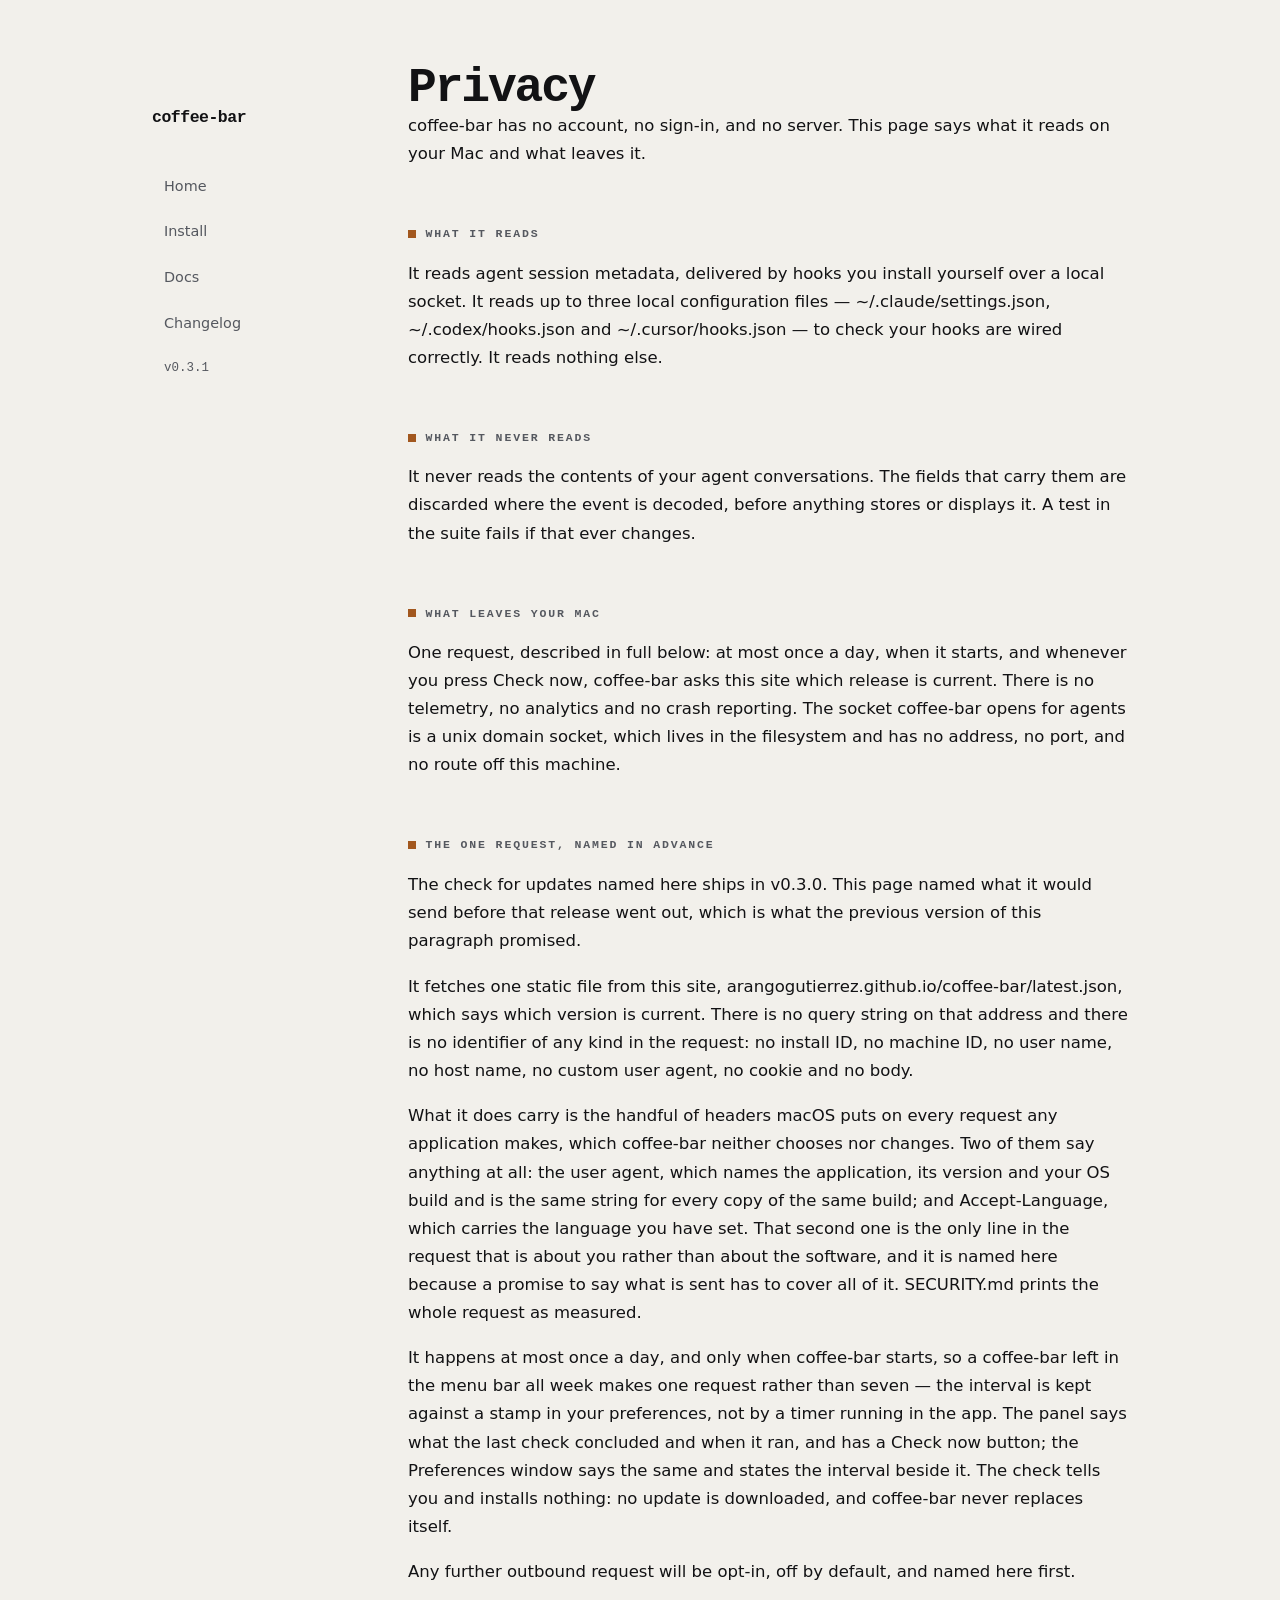
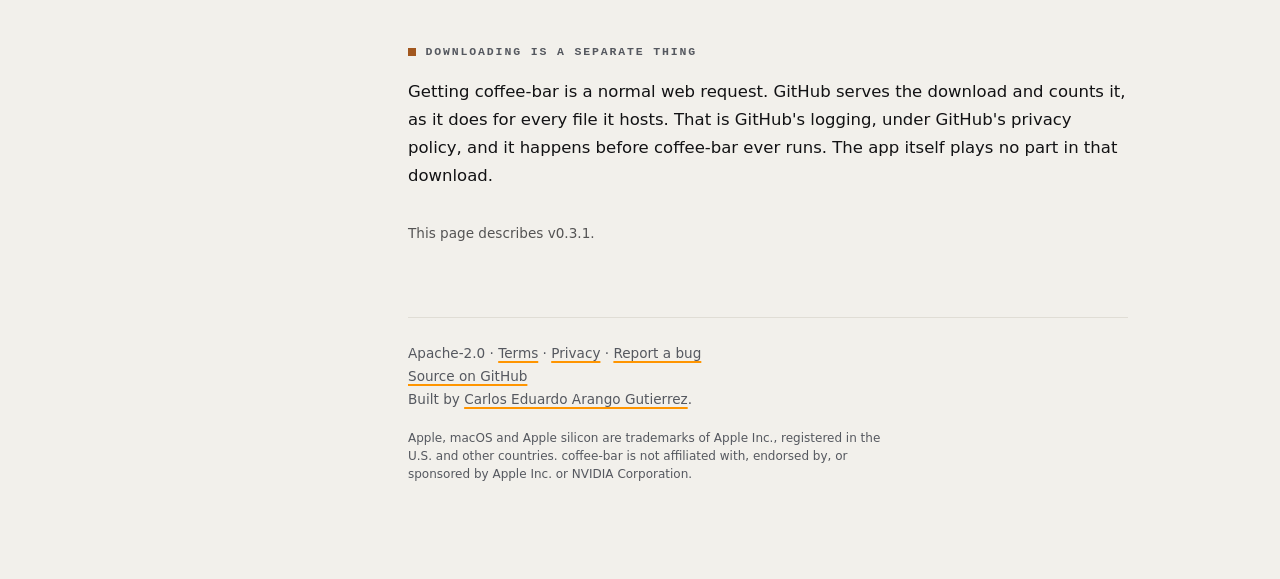
<file: site/privacy.html>
<!DOCTYPE html>
<!--
  Copyright 2026 Carlos Eduardo Arango Gutierrez
  SPDX-License-Identifier: Apache-2.0

  HONESTY CONSTRAINTS — binding. Carried forward from the single-page site and
  docs/ROADMAP.md. Read before editing a single claim on this page.

  1. No novelty claim in usage monitoring. CodexBar already occupies that space.
  2. Token accounting is M7 = v0.3. It does not exist. Do not imply it does.
  3. Do not advertise the "coffee-bar moved your control" panel disclosure as
     complete. The 2026-07-30 audit proved it is durable only when no agent is
     running, which is the opposite of when it matters.
  4. Every claim must be true of the SHIPPED build. If a claim stops being true,
     the claim is the thing to fix.
  5. The timeline is an ILLUSTRATION OF BEHAVIOUR, never a measurement. No
     battery percentage, duration or saving may appear until M6's measurement
     harness has produced one a user can reproduce.
  6. The binary is arm64 ONLY. Never write "Intel" or "universal".
  7. The DMG and the Homebrew tap both ship 0.3.1. The DMG is the signed and
     notarised one; a Homebrew build is compiled locally and only ad-hoc
     signed, and an ad-hoc bundle cannot register the privileged helper. When
     the two routes drift apart again, say which is which rather than implying
     they match.

  BRAND — assets/art/README.md is the source of truth.
  - TWO colours, two jobs. --state (#A2571E / #B8682A dark) is the liquid and
    means "held awake". --action (#FF9500 / #FF9F0A dark) is Apple systemOrange
    and means "interactive". Never swap their jobs. Never add a third.
  - Neither colour carries body text. Measured: --action on the light page
    background is 1.93:1 and genuinely fails; --state is 4.71 light and 4.57
    dark and would pass. Both stay out of body text anyway, so the rule is one
    line and not four exceptions. Ink ON --action is the safe inverse: 8.51
    light, 9.10 dark.
  - Menu-bar glyphs stay monochrome. Never ship a coloured variant.
  - The wordmark is always lowercase and always hyphenated. It is a command name.
  - No external requests: no web fonts, no analytics, no CDN.
  - Asset paths are RELATIVE. This is a project Pages site served from
    /coffee-bar/, so a leading slash resolves to the user root and 404s.
  - No Apple logo. Apple's guidelines forbid it for third-party promotion.
-->
<html lang="en">
<head>
<meta charset="utf-8">
<meta name="viewport" content="width=device-width, initial-scale=1">
<title>Privacy — coffee-bar</title>
<meta name="description" content="What coffee-bar reads on your Mac, what it never reads, and what leaves the machine. No account, no sign-in, no server, no telemetry.">
<link rel="canonical" href="https://arangogutierrez.github.io/coffee-bar/privacy.html">
<meta property="og:title" content="Privacy — coffee-bar">
<meta property="og:description" content="What coffee-bar reads on your Mac, what it never reads, and what leaves the machine. No account, no sign-in, no server, no telemetry.">
<meta property="og:type" content="website">
<meta property="og:url" content="https://arangogutierrez.github.io/coffee-bar/privacy.html">
<meta property="og:image" content="https://arangogutierrez.github.io/coffee-bar/social-preview-1280x640.png">
<meta name="twitter:card" content="summary_large_image">
<link rel="icon" href="favicon.svg" type="image/svg+xml">
<link rel="icon" href="favicon-32.png" sizes="32x32" type="image/png">
<link rel="icon" href="favicon-16.png" sizes="16x16" type="image/png">
<link rel="apple-touch-icon" href="apple-touch-icon-180.png">
<link rel="manifest" href="site.webmanifest">
<meta name="theme-color" content="#F2F0EB" media="(prefers-color-scheme: light)">
<meta name="theme-color" content="#101013" media="(prefers-color-scheme: dark)">
<link rel="stylesheet" href="assets/site.css">
</head>
<body>
<div class="shell">
<!--
  PAGE NOTES — this page and terms.html are the two legal pages.

  A. NOT IN THE SIDEBAR, ON PURPOSE. The sidebar is the product journey and a
     legal link there dilutes it. The footer is where a reader looks for this,
     and the footer on all six pages carries both links.
  B. THE SIDEBAR BLOCK STAYS ANYWAY. Guard 4a requires exactly one sidebar nav
     block per page, byte-identical across pages, so the block below is a
     verbatim copy of the one in index.html with ` aria-current="page"`
     deleted. Neither legal page is a sidebar entry, so no entry is current.
     Write no markup literal in this comment. Guard 4a reads the RAW page and
     not the prose, so a tag spelled out here counts as a second block and
     turns the guard red. That is measured, not feared: it happened once.
  C. NO NUMBERS IN THE PROSE except the version stamp. Six parameterised guards
     in DocsClaims_test.swift sweep every page under site/ and hold every number
     to a real product constant. A number added for readability turns them red.
-->
<nav class="sidebar" aria-label="Site">
  <a class="sidebar-mark" href="index.html">coffee-bar</a>
  <ul>
    <li><a href="index.html">Home</a></li>
    <li><a href="install.html">Install</a></li>
    <li><a href="docs.html">Docs</a></li>
    <li><a href="changelog.html">Changelog</a></li>
  </ul>
  <p class="sidebar-version"><a href="changelog.html">v0.3.1</a></p>
</nav>
<div class="wrap">
<!-- page content starts here -->

<h1>Privacy</h1>

<p>coffee-bar has no account, no sign-in, and no server. This page says what it
reads on your Mac and what leaves it.</p>

<h2 class="eyebrow">What it reads</h2>
<p>It reads agent session metadata, delivered by hooks you install yourself over
a local socket. It reads up to three local configuration files —
~/.claude/settings.json, ~/.codex/hooks.json and ~/.cursor/hooks.json — to check
your hooks are wired correctly. It reads nothing else.</p>

<h2 class="eyebrow">What it never reads</h2>
<p>It never reads the contents of your agent conversations. The fields that
carry them are discarded where the event is decoded, before anything stores or
displays it. A test in the suite fails if that ever changes.</p>

<h2 class="eyebrow">What leaves your Mac</h2>
<p>One request, described in full below: at most once a day, when it starts,
and whenever you press Check now, coffee-bar asks this site which release is
current. There is no telemetry, no analytics and no crash reporting. The
socket coffee-bar opens for agents is a unix domain socket, which lives in the
filesystem and has no address, no port, and no route off this machine.</p>

<h2 class="eyebrow">The one request, named in advance</h2>
<p>The check for updates named here ships in v0.3.0. This page named what it
would send before that release went out, which is what the previous version of
this paragraph promised.</p>
<p>It fetches one static file from this site,
arangogutierrez.github.io/coffee-bar/latest.json, which says which version is
current. There is no query string on that address and there is no identifier of
any kind in the request: no install ID, no machine ID, no user name, no host
name, no custom user agent, no cookie and no body.</p>
<p>What it does carry is the handful of headers macOS puts on every request any
application makes, which coffee-bar neither chooses nor changes. Two of them say
anything at all: the user agent, which names the application, its version and
your OS build and is the same string for every copy of the same build; and
Accept-Language, which carries the language you have set. That second one is the
only line in the request that is about you rather than about the software, and
it is named here because a promise to say what is sent has to cover all of it.
SECURITY.md prints the whole request as measured.</p>
<p>It happens at most once a day, and only when coffee-bar starts, so a
coffee-bar left in the menu bar all week makes one request rather than seven —
the interval is kept against a stamp in your preferences, not by a timer running
in the app. The panel says what the last check concluded and when it ran, and
has a Check now button; the Preferences window says the same and states the
interval beside it. The check tells you and installs nothing: no update is
downloaded, and coffee-bar never replaces itself.</p>
<p>Any further outbound request will be opt-in, off by default, and named here
first.</p>

<h2 class="eyebrow">Downloading is a separate thing</h2>
<p>Getting coffee-bar is a normal web request. GitHub serves the download and
counts it, as it does for every file it hosts. That is GitHub's logging, under
GitHub's privacy policy, and it happens before coffee-bar ever runs. The app
itself plays no part in that download.</p>

<p class="stamp">This page describes v0.3.1.</p>

<footer>
<p>Apache-2.0 · <a href="terms.html">Terms</a> · <a href="privacy.html">Privacy</a> · <a href="https://github.com/ArangoGutierrez/coffee-bar/issues/new">Report a bug</a><br>
<a href="https://github.com/ArangoGutierrez/coffee-bar">Source on GitHub</a><br>
Built by <a href="https://github.com/ArangoGutierrez">Carlos Eduardo Arango Gutierrez</a>.</p>
<p class="tm">Apple, macOS and Apple silicon are trademarks of Apple Inc., registered in the U.S. and other countries. coffee-bar is not affiliated with, endorsed by, or sponsored by Apple Inc. or NVIDIA Corporation.</p>
</footer>

</div><!-- /.wrap -->
</div><!-- /.shell -->
</body>
</html>
</file>
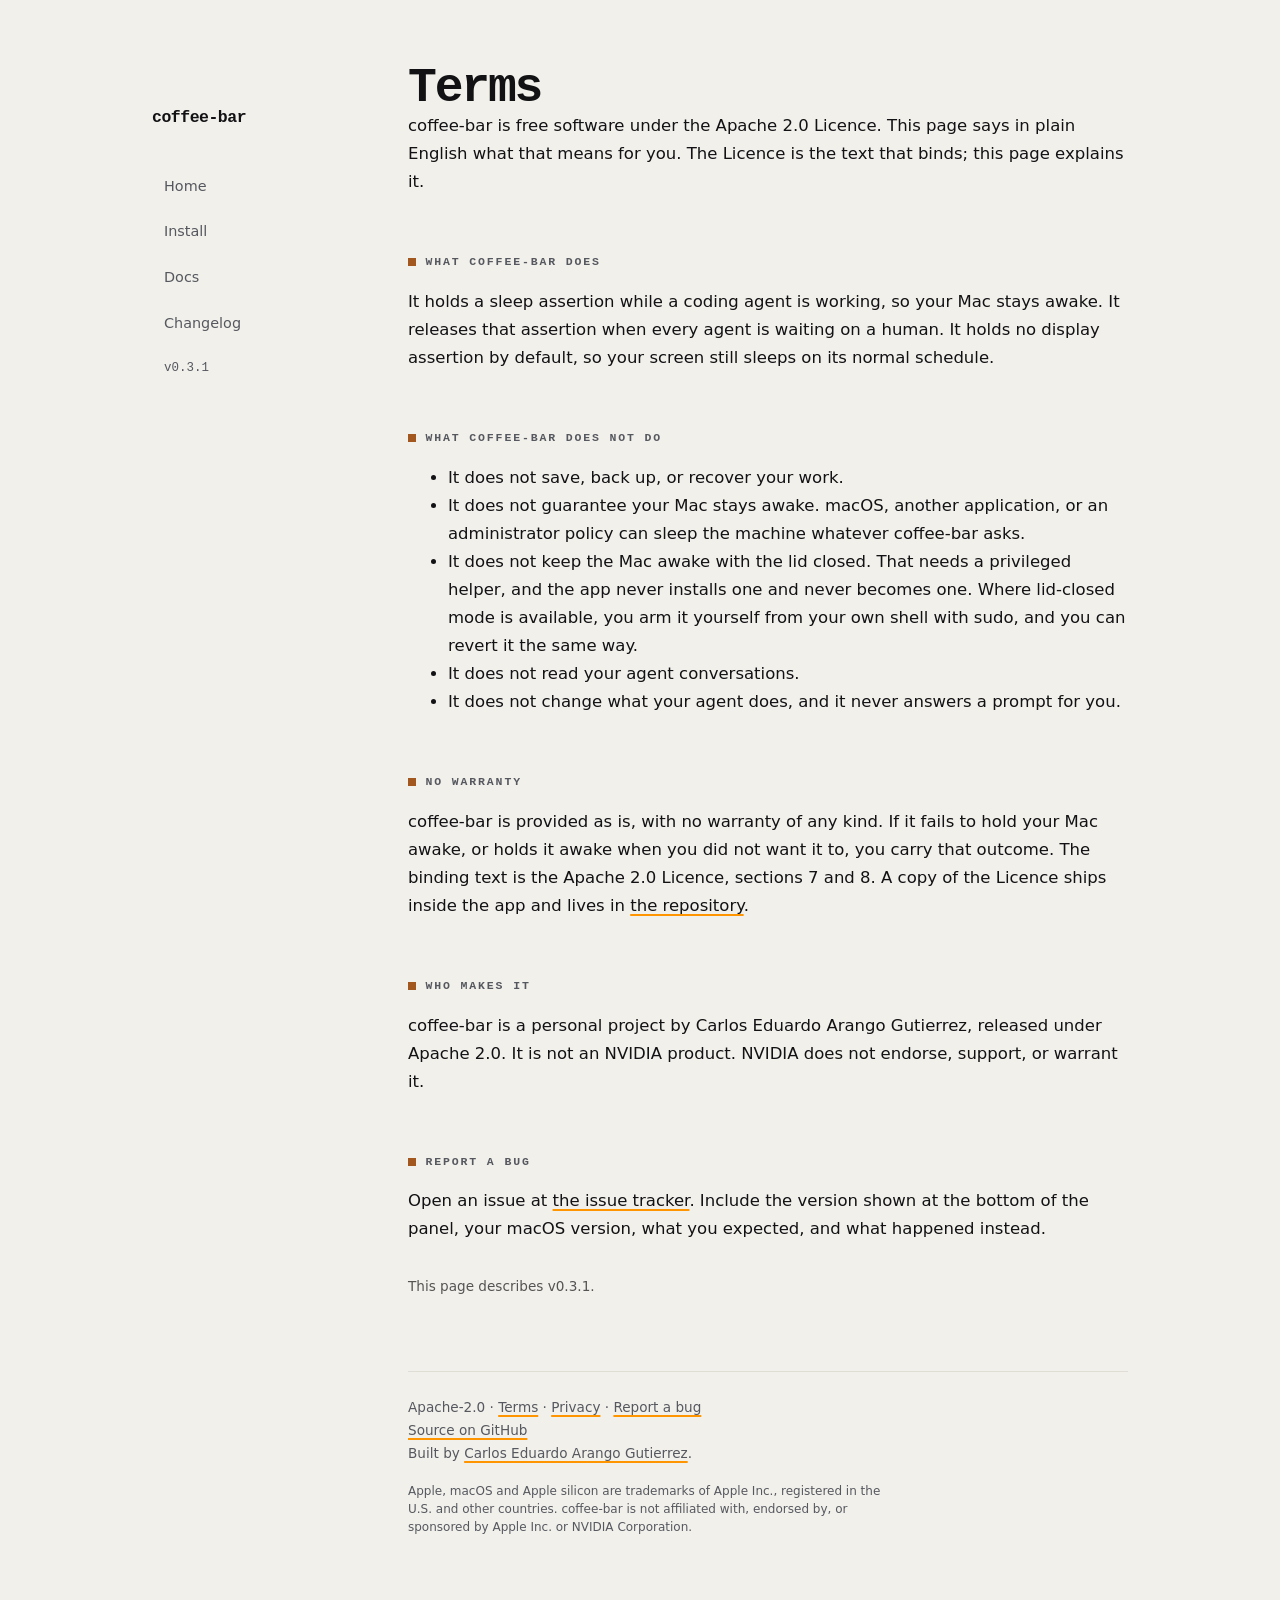
<file: site/terms.html>
<!DOCTYPE html>
<!--
  Copyright 2026 Carlos Eduardo Arango Gutierrez
  SPDX-License-Identifier: Apache-2.0

  HONESTY CONSTRAINTS — binding. Carried forward from the single-page site and
  docs/ROADMAP.md. Read before editing a single claim on this page.

  1. No novelty claim in usage monitoring. CodexBar already occupies that space.
  2. Token accounting is M7 = v0.3. It does not exist. Do not imply it does.
  3. Do not advertise the "coffee-bar moved your control" panel disclosure as
     complete. The 2026-07-30 audit proved it is durable only when no agent is
     running, which is the opposite of when it matters.
  4. Every claim must be true of the SHIPPED build. If a claim stops being true,
     the claim is the thing to fix.
  5. The timeline is an ILLUSTRATION OF BEHAVIOUR, never a measurement. No
     battery percentage, duration or saving may appear until M6's measurement
     harness has produced one a user can reproduce.
  6. The binary is arm64 ONLY. Never write "Intel" or "universal".
  7. The DMG and the Homebrew tap both ship 0.3.1. The DMG is the signed and
     notarised one; a Homebrew build is compiled locally and only ad-hoc
     signed, and an ad-hoc bundle cannot register the privileged helper. When
     the two routes drift apart again, say which is which rather than implying
     they match.

  BRAND — assets/art/README.md is the source of truth.
  - TWO colours, two jobs. --state (#A2571E / #B8682A dark) is the liquid and
    means "held awake". --action (#FF9500 / #FF9F0A dark) is Apple systemOrange
    and means "interactive". Never swap their jobs. Never add a third.
  - Neither colour carries body text. Measured: --action on the light page
    background is 1.93:1 and genuinely fails; --state is 4.71 light and 4.57
    dark and would pass. Both stay out of body text anyway, so the rule is one
    line and not four exceptions. Ink ON --action is the safe inverse: 8.51
    light, 9.10 dark.
  - Menu-bar glyphs stay monochrome. Never ship a coloured variant.
  - The wordmark is always lowercase and always hyphenated. It is a command name.
  - No external requests: no web fonts, no analytics, no CDN.
  - Asset paths are RELATIVE. This is a project Pages site served from
    /coffee-bar/, so a leading slash resolves to the user root and 404s.
  - No Apple logo. Apple's guidelines forbid it for third-party promotion.
-->
<html lang="en">
<head>
<meta charset="utf-8">
<meta name="viewport" content="width=device-width, initial-scale=1">
<title>Terms — coffee-bar</title>
<meta name="description" content="What coffee-bar does, what it does not do, the no-warranty position under the Apache 2.0 Licence, and where to report a bug.">
<link rel="canonical" href="https://arangogutierrez.github.io/coffee-bar/terms.html">
<meta property="og:title" content="Terms — coffee-bar">
<meta property="og:description" content="What coffee-bar does, what it does not do, the no-warranty position under the Apache 2.0 Licence, and where to report a bug.">
<meta property="og:type" content="website">
<meta property="og:url" content="https://arangogutierrez.github.io/coffee-bar/terms.html">
<meta property="og:image" content="https://arangogutierrez.github.io/coffee-bar/social-preview-1280x640.png">
<meta name="twitter:card" content="summary_large_image">
<link rel="icon" href="favicon.svg" type="image/svg+xml">
<link rel="icon" href="favicon-32.png" sizes="32x32" type="image/png">
<link rel="icon" href="favicon-16.png" sizes="16x16" type="image/png">
<link rel="apple-touch-icon" href="apple-touch-icon-180.png">
<link rel="manifest" href="site.webmanifest">
<meta name="theme-color" content="#F2F0EB" media="(prefers-color-scheme: light)">
<meta name="theme-color" content="#101013" media="(prefers-color-scheme: dark)">
<link rel="stylesheet" href="assets/site.css">
</head>
<body>
<div class="shell">
<!--
  PAGE NOTES — this page and privacy.html are the two legal pages.

  A. NOT IN THE SIDEBAR, ON PURPOSE. The sidebar is the product journey and a
     legal link there dilutes it. The footer is where a reader looks for this,
     and the footer on all six pages carries both links.
  B. THE SIDEBAR BLOCK STAYS ANYWAY. Guard 4a requires exactly one sidebar nav
     block per page, byte-identical across pages, so the block below is a
     verbatim copy of the one in index.html with ` aria-current="page"`
     deleted. Neither legal page is a sidebar entry, so no entry is current.
     Write no markup literal in this comment. Guard 4a reads the RAW page and
     not the prose, so a tag spelled out here counts as a second block and
     turns the guard red. That is measured, not feared: it happened once.
  C. NO NUMBERS IN THE PROSE except the version stamp. Six parameterised guards
     in DocsClaims_test.swift sweep every page under site/ and hold every number
     to a real product constant. A number added for readability turns them red.
-->
<nav class="sidebar" aria-label="Site">
  <a class="sidebar-mark" href="index.html">coffee-bar</a>
  <ul>
    <li><a href="index.html">Home</a></li>
    <li><a href="install.html">Install</a></li>
    <li><a href="docs.html">Docs</a></li>
    <li><a href="changelog.html">Changelog</a></li>
  </ul>
  <p class="sidebar-version"><a href="changelog.html">v0.3.1</a></p>
</nav>
<div class="wrap">
<!-- page content starts here -->

<h1>Terms</h1>

<p>coffee-bar is free software under the Apache&nbsp;2.0 Licence. This page says
in plain English what that means for you. The Licence is the text that binds;
this page explains it.</p>

<h2 class="eyebrow">What coffee-bar does</h2>
<p>It holds a sleep assertion while a coding agent is working, so your Mac stays
awake. It releases that assertion when every agent is waiting on a human. It
holds no display assertion by default, so your screen still sleeps on its normal
schedule.</p>

<h2 class="eyebrow">What coffee-bar does not do</h2>
<ul>
  <li>It does not save, back up, or recover your work.</li>
  <li>It does not guarantee your Mac stays awake. macOS, another application, or
      an administrator policy can sleep the machine whatever coffee-bar asks.</li>
  <li>It does not keep the Mac awake with the lid closed. That needs a
      privileged helper, and the app never installs one and never becomes one.
      Where lid-closed mode is available, you arm it yourself from your own
      shell with sudo, and you can revert it the same way.</li>
  <li>It does not read your agent conversations.</li>
  <li>It does not change what your agent does, and it never answers a prompt
      for you.</li>
</ul>

<h2 class="eyebrow">No warranty</h2>
<p>coffee-bar is provided as is, with no warranty of any kind. If it fails to
hold your Mac awake, or holds it awake when you did not want it to, you carry
that outcome. The binding text is the Apache&nbsp;2.0 Licence, sections 7 and 8.
A copy of the Licence ships inside the app and lives in
<a href="https://github.com/ArangoGutierrez/coffee-bar/blob/main/LICENSE">the
repository</a>.</p>

<h2 class="eyebrow">Who makes it</h2>
<p>coffee-bar is a personal project by Carlos Eduardo Arango Gutierrez, released
under Apache&nbsp;2.0. It is not an NVIDIA product. NVIDIA does not endorse,
support, or warrant it.</p>

<h2 class="eyebrow">Report a bug</h2>
<p>Open an issue at
<a href="https://github.com/ArangoGutierrez/coffee-bar/issues/new">the issue
tracker</a>. Include the version shown at the bottom of the panel, your macOS
version, what you expected, and what happened instead.</p>

<p class="stamp">This page describes v0.3.1.</p>

<footer>
<p>Apache-2.0 · <a href="terms.html">Terms</a> · <a href="privacy.html">Privacy</a> · <a href="https://github.com/ArangoGutierrez/coffee-bar/issues/new">Report a bug</a><br>
<a href="https://github.com/ArangoGutierrez/coffee-bar">Source on GitHub</a><br>
Built by <a href="https://github.com/ArangoGutierrez">Carlos Eduardo Arango Gutierrez</a>.</p>
<p class="tm">Apple, macOS and Apple silicon are trademarks of Apple Inc., registered in the U.S. and other countries. coffee-bar is not affiliated with, endorsed by, or sponsored by Apple Inc. or NVIDIA Corporation.</p>
</footer>

</div><!-- /.wrap -->
</div><!-- /.shell -->
</body>
</html>
</file>
<file: site/assets/site.css>
/*
  Copyright 2026 Carlos Eduardo Arango Gutierrez
  SPDX-License-Identifier: Apache-2.0

  The shared stylesheet for the coffee-bar site. Extracted from the inline
  <style> block of site/index.html and recoloured per the 2026-08-04 design,
  section 3.2. This was a move plus a recolour, not a rewrite.

  TWO COLOURS, TWO JOBS. Never mix them.

    --state   the liquid in the icon, held segments on the timeline, the
              .eyebrow square, list bullets. It means "held awake".
    --action  button backgrounds, link underlines and hover, :focus-visible
              outlines, the sidebar's current-page marker. It means
              "you can operate this".

  The old --liquid token is now --state. The name changed because the colour
  now means "held", and a second colour now means "interactive".

  NEITHER COLOUR CARRIES BODY TEXT. That is a DESIGN RULE, not a measurement.
  Only one of the four combinations actually fails 4.5:1:

      --action #FF9500 on light #F2F0EB   1.93   fails
      --action #FF9F0A on dark  #101013   9.24   passes
      --state  #A2571E on light #F2F0EB   4.71   passes
      --state  #B8682A on dark  #101013   4.57   passes

  Holding both out of body text in both appearances keeps this one rule
  instead of four exceptions. A filled button is the safe inverse: ink on
  --action measures 8.51 in light and 9.10 in dark.

  Sidebar markup contract — plain links, no JavaScript:

    <div class="shell">
      <nav class="sidebar" aria-label="Site">
        <a class="sidebar-mark" href="index.html">coffee-bar</a>
        <ul>
          <li><a href="index.html" aria-current="page">Home</a></li>
          <li><a href="install.html">Install</a></li>
          <li><a href="docs.html">Docs</a></li>
          <li><a href="changelog.html">Changelog</a></li>
        </ul>
        <p class="sidebar-version"><a href="changelog.html">v0.1.1</a></p>
      </nav>
      <div class="wrap"><!-- page content --></div>
    </div>

  .wrap still renders correctly on its own, so a page that carries no sidebar
  is unaffected.
*/

:root {
  color-scheme: light dark;
  --state:  #A2571E;  /* the liquid; held awake */
  --action: #FF9500;  /* Apple systemOrange; buttons, links, focus */
  --rest:   #6B7683;  /* released; free to sleep */
  --ink:    #121214;
  --paper:  #F2F0EB;
  --fg:     var(--ink);
  --bg:     var(--paper);
  --dim:    #55585F;
  --line:   #E0DDD5;
  --panel:  #E9E6DE;
}
@media (prefers-color-scheme: dark) {
  :root {
    --state:  #B8682A;
    --action: #FF9F0A;
    --fg:     #F2F1EE;
    --bg:     #101013;
    --dim:    #9AA0A8;
    --line:   #24242A;
    --panel:  #191920;
  }
}

*, *::before, *::after { box-sizing: border-box; }

body {
  margin: 0; background: var(--bg); color: var(--fg);
  font: 16.5px/1.7 -apple-system, BlinkMacSystemFont, "Segoe UI", system-ui, sans-serif;
  -webkit-font-smoothing: antialiased;
}
.wrap { max-width: 46rem; margin: 0 auto; padding: 4rem 1.5rem 6rem; }

.mono, h1, .eyebrow, code, pre, .track-label, .phase, .state-name {
  font-family: ui-monospace, SFMono-Regular, "SF Mono", Menlo, monospace;
}

/* ── Focus: visible on every interactive element ───────────────────────── */
:focus-visible {
  outline: 2px solid var(--action); outline-offset: 3px; border-radius: 2px;
}

/* ── Shell: sidebar plus content ───────────────────────────────────────── */
/* Below 48rem the sidebar is a horizontal row above the content. This is the
   default, so a narrow viewport needs no query. */
.shell { max-width: 64rem; margin: 0 auto; }
.shell > .wrap { margin: 0; max-width: 46rem; }

.sidebar { padding: 2rem 1.5rem 0; }
.sidebar-mark {
  display: inline-flex; align-items: center; min-height: 44px;
  font-family: ui-monospace, SFMono-Regular, "SF Mono", Menlo, monospace;
  font-weight: 700; letter-spacing: -.03em; text-decoration: none;
  color: var(--fg);
}
.sidebar ul {
  list-style: none; margin: 0; padding: 0;
  display: flex; flex-wrap: wrap; gap: .15rem .35rem;
}
/* Scoped to the nav list, so neither .sidebar-mark nor .sidebar-version picks
   up the 44px page-link treatment. */
.sidebar ul a {
  display: flex; align-items: center; min-height: 44px; padding: 0 .75rem;
  border-radius: 6px; text-decoration: none; color: var(--dim);
  font-size: .9rem;
}
.sidebar ul a:hover { color: var(--fg); background: var(--panel); }
.sidebar a[aria-current="page"] {
  color: var(--fg); font-weight: 650;
  box-shadow: inset 0 -2px 0 var(--action);
}

/* The version badge, last child of nav.sidebar. The version string lives in
   the HTML and never here. It stays in normal flow, so it rides the sticky
   sidebar at >=48rem instead of fighting it. */
.sidebar-version {
  margin: .9rem 0 0; padding: 0 .75rem;
  font-family: ui-monospace, SFMono-Regular, "SF Mono", Menlo, monospace;
  font-size: .78rem; line-height: 1.5;
}
.sidebar-version a { color: var(--dim); text-decoration: none; }
.sidebar-version a:hover,
.sidebar-version a:focus-visible {
  color: var(--fg);
  text-decoration: underline; text-decoration-color: var(--action);
  text-decoration-thickness: 2px; text-underline-offset: 3px;
}

@media (min-width: 48rem) {
  .shell {
    display: grid; grid-template-columns: 13rem minmax(0, 1fr);
    gap: 3rem; align-items: start; padding: 0 1.5rem;
  }
  .shell > .wrap { padding-left: 0; padding-right: 0; }
  .sidebar { padding: 4rem 0 0; position: sticky; top: 2rem; }
  .sidebar ul { display: block; margin-top: 1.5rem; }
  .sidebar li + li { margin-top: .1rem; }
  .sidebar a[aria-current="page"] {
    background: var(--panel);
    box-shadow: inset 2px 0 0 var(--action);
  }
}

/* ── Hero ──────────────────────────────────────────────────────────────── */
.hero { display: flex; align-items: center; gap: 1.25rem; margin-bottom: 1.1rem; }
.appicon {
  width: 84px; height: 84px; flex: none; border-radius: 19%;
  display: block; box-shadow: 0 1px 3px rgba(0,0,0,.18);
}
h1 {
  font-size: clamp(2rem, 7vw, 3rem); font-weight: 700;
  letter-spacing: -0.045em; line-height: 1; margin: 0;
}
.tag {
  font-size: clamp(1.05rem, 2.6vw, 1.28rem); line-height: 1.45;
  margin: 0 0 3rem; max-width: 34ch; text-wrap: balance;
}
.tag em { font-style: normal; border-bottom: 2px solid var(--fg); }
/* On the hero, .hero's own margin supplies the gap under the wordmark. A page
   that puts the tagline straight after a bare <h1> had no gap at all —
   measured 0.0px at 375, 768 and 1200. This only fires on that second shape,
   so the hero is untouched. */
h1 + .tag { margin-top: .6rem; }

.eyebrow {
  display: flex; align-items: center; gap: .6rem;
  font-size: .72rem; font-weight: 600; text-transform: uppercase;
  letter-spacing: .16em; color: var(--dim); margin: 3.5rem 0 1rem;
}
.eyebrow::before {
  content: ""; width: .5rem; height: .5rem; flex: none; background: var(--state);
}
h2 { margin: 0; font-size: 1rem; }
p { margin: 0 0 1.1rem; }
/* Links carry body-text colour. The action colour rides the underline only,
   because it does not reach 4.5:1 as a foreground. */
a {
  color: inherit; text-underline-offset: 3px;
  text-decoration-color: var(--action); text-decoration-thickness: 1.5px;
}
a:hover { text-decoration-thickness: 2.5px; }
a:focus-visible { outline: 2px solid var(--action); outline-offset: 3px; border-radius: 2px; }
strong { font-weight: 650; }

/* ── The download button ───────────────────────────────────────────────── */
/* 44px is Apple's minimum hit target and is required. */
.btn-download {
  display: inline-flex; align-items: center; justify-content: center;
  min-height: 44px; padding: 0 1.15rem;
  background: var(--action); color: var(--ink);
  border-radius: 8px; font-weight: 650; text-decoration: none;
}
.btn-download:hover { filter: brightness(1.06); }

/* The facts line under the button. Secondary information under a primary
   action: it sits tight to the button and must not compete with it. --dim on
   --bg measures 6.26 light and 7.26 dark, so it stays legible at this size. */
.dl-meta {
  /* Tight to the button above, but keep the normal paragraph gap below: a
     zero bottom margin collided with the next paragraph at every width. */
  margin: .55rem 0 1.1rem;
  font-size: .84rem; line-height: 1.5; color: var(--dim);
}

/* ── Signature: the assertion timeline ─────────────────────────────────── */
.figure {
  background: var(--panel); border: 1px solid var(--line);
  border-radius: 10px; padding: 1.4rem 1.35rem 1.15rem; margin: 0 0 1.25rem;
}
.row { display: grid; grid-template-columns: 6.5rem 1fr; align-items: center; gap: .9rem; }
.row + .row { margin-top: .55rem; }
.track-label { font-size: .74rem; color: var(--dim); text-align: right; white-space: nowrap; }
.track { display: flex; gap: 3px; height: 1.05rem; }
.seg { border-radius: 2px; }
.seg.work { background: var(--state); }
.seg.wait { background: var(--rest); opacity: .38; }
/* caffeinate holds CONTINUOUSLY. One unbroken bar, because segmenting it
   would imply it ever lets go. */
.track.caffeinate .seg { background: var(--state); opacity: .45; }

.axis { display: grid; grid-template-columns: 6.5rem 1fr; gap: .9rem; margin-top: .45rem; }
.phases { display: flex; gap: 3px; }
.phase {
  font-size: .62rem; letter-spacing: .02em; color: var(--dim);
  padding: .3rem 0 0 .4rem; border-left: 1px solid var(--line);
  overflow: hidden; text-overflow: ellipsis; white-space: nowrap;
}
.caption { font-size: .82rem; color: var(--dim); margin: 0 0 2rem; }
.caption b { color: var(--fg); font-weight: 600; }

@media (prefers-reduced-motion: no-preference) {
  .track.coffeebar .seg.wait {
    background: var(--state); opacity: .45;
    animation: release .5s ease-out forwards;
  }
  .track.coffeebar .seg.wait.w1 { animation-delay: .75s; }
  .track.coffeebar .seg.wait.w2 { animation-delay: 1.15s; }
}
@keyframes release { to { background: var(--rest); opacity: .38; } }

/* ── The menu-bar states, in the real artwork ──────────────────────────── */
.states { display: flex; flex-wrap: wrap; gap: 1.6rem; margin: 0 0 1rem; }
.state { display: flex; align-items: flex-start; gap: .7rem; min-width: 13rem; flex: 1; }
.state svg { width: 26px; height: 26px; flex: none; color: var(--fg); margin-top: .1rem; }
.state-name { display: block; font-size: .78rem; font-weight: 600; letter-spacing: -.01em; }
.state-what { display: block; font-size: .84rem; color: var(--dim); line-height: 1.5; }

/* ── Lists ─────────────────────────────────────────────────────────────── */
ul.does { list-style: none; padding: 0; margin: 0; }
ul.does li { position: relative; padding-left: 1.5rem; margin: 0 0 .8rem; }
ul.does li::before {
  content: ""; position: absolute; left: 0; top: .62em;
  width: .45rem; height: .45rem; background: var(--state); border-radius: 1px;
}
.note {
  border-left: 2px solid var(--state); padding: .15rem 0 .15rem 1.1rem;
  color: var(--dim); margin: 1.75rem 0 0;
}

/* ── Tables ────────────────────────────────────────────────────────────── */
/* Three consumers: the changelog's release facts, the Docs comparisons, and
   the policy bench's static 24-row decision table. That last one is the
   no-JavaScript and crawler path, so it is load-bearing, not decorative. It
   has to stay readable at 24 rows.

   Rules use --line. Banding uses --panel. NEVER --state or --action: --state
   means "held awake" on this site, and a striped row means nothing of the
   kind.

   Wrap a wide table in <div class="table-wrap"> so the overflow lives on the
   table's own container. Never let a table scroll the page. */
.table-wrap { overflow-x: auto; margin: 0 0 1.5rem; }
table {
  border-collapse: collapse;
  width: 100%; max-width: 100%;
  font-size: .88rem; line-height: 1.5;
  margin: 0 0 1.5rem;
}
.table-wrap > table { margin: 0; }
caption {
  caption-side: top; text-align: left;
  font-size: .82rem; color: var(--dim); padding: 0 0 .5rem;
}
th, td {
  text-align: left; vertical-align: top;
  padding: .45rem .7rem;
  border-bottom: 1px solid var(--line);
}
/* The header row must be told apart at a glance from 24 body rows. */
thead th {
  font-size: .72rem; text-transform: uppercase; letter-spacing: .08em;
  font-weight: 600; color: var(--dim);
  border-bottom: 2px solid var(--line);
}
tbody tr:nth-child(even) { background: var(--panel); }
tbody tr:last-child > * { border-bottom: 0; }
/* A row-label column, as the release facts use. Short strings, so keeping
   them on one line costs nothing. */
tbody th { font-weight: 650; white-space: nowrap; }
/* The hard case: a 64-character SHA-256. It wraps inside its own cell rather
   than pushing the table wider than the column it sits in. */
td code, td .mono { overflow-wrap: anywhere; word-break: break-word; }

/* ── Install: a real sequence, so the numbering carries meaning ────────── */
ol.steps { list-style: none; counter-reset: s; padding: 0; margin: 0; }
ol.steps > li { counter-increment: s; position: relative; padding-left: 2.4rem; margin-bottom: 1.8rem; }
ol.steps > li::before {
  content: counter(s, decimal-leading-zero);
  position: absolute; left: 0; top: .15em;
  font-family: ui-monospace, SFMono-Regular, Menlo, monospace;
  font-size: .78rem; color: var(--dim); font-weight: 600;
}
ol.steps p { margin: .35rem 0 .6rem; }
pre {
  background: var(--panel); border: 1px solid var(--line);
  padding: .8rem .95rem; border-radius: 6px; overflow-x: auto;
  font-size: .82rem; margin: 0; line-height: 1.5;
}
pre.hooks { max-height: 22rem; overflow-y: auto; }
code { font-size: .875em; }
p code, li code { background: var(--panel); padding: .1em .35em; border-radius: 3px; }

footer {
  margin-top: 4.5rem; padding-top: 1.5rem; border-top: 1px solid var(--line);
  color: var(--dim); font-size: .85rem;
}
/* The trademark line. The quietest text on the page, and it must stay that
   way: it is legal boilerplate, not something to read first. It still has to
   be readable, so it holds --dim (6.26 light, 7.26 dark) and stops at
   .75rem rather than shrinking further. */
.tm {
  margin: .9rem 0 0;
  font-size: .75rem; line-height: 1.5; color: var(--dim);
  max-width: 62ch;
}

/* ── The policy bench, on Home ─────────────────────────────────────────── */
/* The controls carry `hidden` in the markup and assets/bench.js removes it,
   only after a full render has succeeded. The two [hidden] rules below are
   load-bearing: the `display` declarations override the attribute's UA rule,
   so without them a visitor with JavaScript off sees dead controls. */
.bench-controls {
  display: grid; grid-template-columns: repeat(auto-fit, minmax(13rem, 1fr));
  gap: .9rem 1.5rem; margin: 0 0 1.25rem;
  background: var(--panel); border: 1px solid var(--line);
  border-radius: 10px; padding: 1.1rem 1.25rem 1.25rem;
}
.bench-controls[hidden] { display: none; }
.bench-controls fieldset { border: 0; margin: 0; padding: 0; min-width: 0; }
.bench-controls legend {
  padding: 0 0 .25rem; font-size: .7rem; font-weight: 600;
  text-transform: uppercase; letter-spacing: .14em; color: var(--dim);
  font-family: ui-monospace, SFMono-Regular, "SF Mono", Menlo, monospace;
}
/* 44px is Apple's minimum hit target and is required. */
.bench-opt {
  display: flex; align-items: center; gap: .6rem;
  min-height: 44px; cursor: pointer; font-size: .92rem;
}
.bench-opt input { flex: none; width: 1.05rem; height: 1.05rem; accent-color: var(--action); }
.bench-range { display: flex; align-items: center; gap: .7rem; min-height: 44px; }
.bench-range[hidden] { display: none; }
.bench-range input[type="range"] { flex: 1 1 6rem; min-width: 5rem; accent-color: var(--action); }
.bench-range output {
  flex: none; min-width: 3.4rem; text-align: right; font-size: .82rem;
  font-family: ui-monospace, SFMono-Regular, "SF Mono", Menlo, monospace;
}

/* The segment the Sessions control points at. An outline, not a hue, so it
   does not compete with the two brand colours. */
.seg.now { outline: 2px solid var(--fg); outline-offset: 2px; }

/* NOTE: the decision table itself needs NOTHING here. It uses the shared
   `.table-wrap`, `table`, `caption`, `thead th` and banding rules that
   site.css already ships — including the comment about telling a header row
   apart from 24 body rows, which was written for exactly this table. */

/* The second lock on reduced motion. bench.js sets this attribute from
   matchMedia, so a segment cannot animate even if the media query above the
   `release` keyframes is ever edited away.
   The selector carries .coffeebar and .wait so it outranks
   `.track.coffeebar .seg.wait`, which is the only rule that sets an
   animation. Without them this lock is inert — measured, see the task-1
   report. */
.track[data-motion="reduce"] .seg,
.track.coffeebar[data-motion="reduce"] .seg.wait { animation: none; }

.bench-readout {
  border: 1px solid var(--line); border-radius: 10px;
  padding: 1rem 1.15rem; margin: 0 0 1.1rem;
}
.bench-readout p { margin: 0; font-size: .92rem; }
.bench-readout p + p { margin-top: .5rem; }
.bench-holds { list-style: none; margin: .6rem 0 0; padding: 0; font-size: .92rem; }
.bench-holds li { position: relative; padding-left: 1.5rem; margin: 0 0 .35rem; }
.bench-holds li::before {
  content: ""; position: absolute; left: 0; top: .62em;
  width: .45rem; height: .45rem; background: var(--state); border-radius: 1px;
}
.bench-floor { font-size: .84rem; color: var(--dim); margin: 0 0 1.5rem; }

details.bench-table { margin: 0 0 1rem; }
details.bench-table summary {
  display: flex; align-items: center; min-height: 44px;
  cursor: pointer; font-weight: 650; font-size: .92rem;
}

@media (max-width: 34rem) {
  .row, .axis { grid-template-columns: 1fr; gap: .35rem; }
  .track-label { text-align: left; }
  .axis { display: none; }
  .hero { gap: 1rem; }
  .appicon { width: 64px; height: 64px; }
  /* Let a row label wrap here. Holding it on one line costs the value column
     the width a 64-character SHA-256 needs most on a phone. */
  tbody th { white-space: normal; }
}

/* The version a legal page describes. Small and quiet: it is a provenance
   note, not a heading, and it must not compete with the text above it. */
.stamp {
  font-size: 0.85rem;
  opacity: 0.7;
  margin-top: 2rem;
}
</file>
